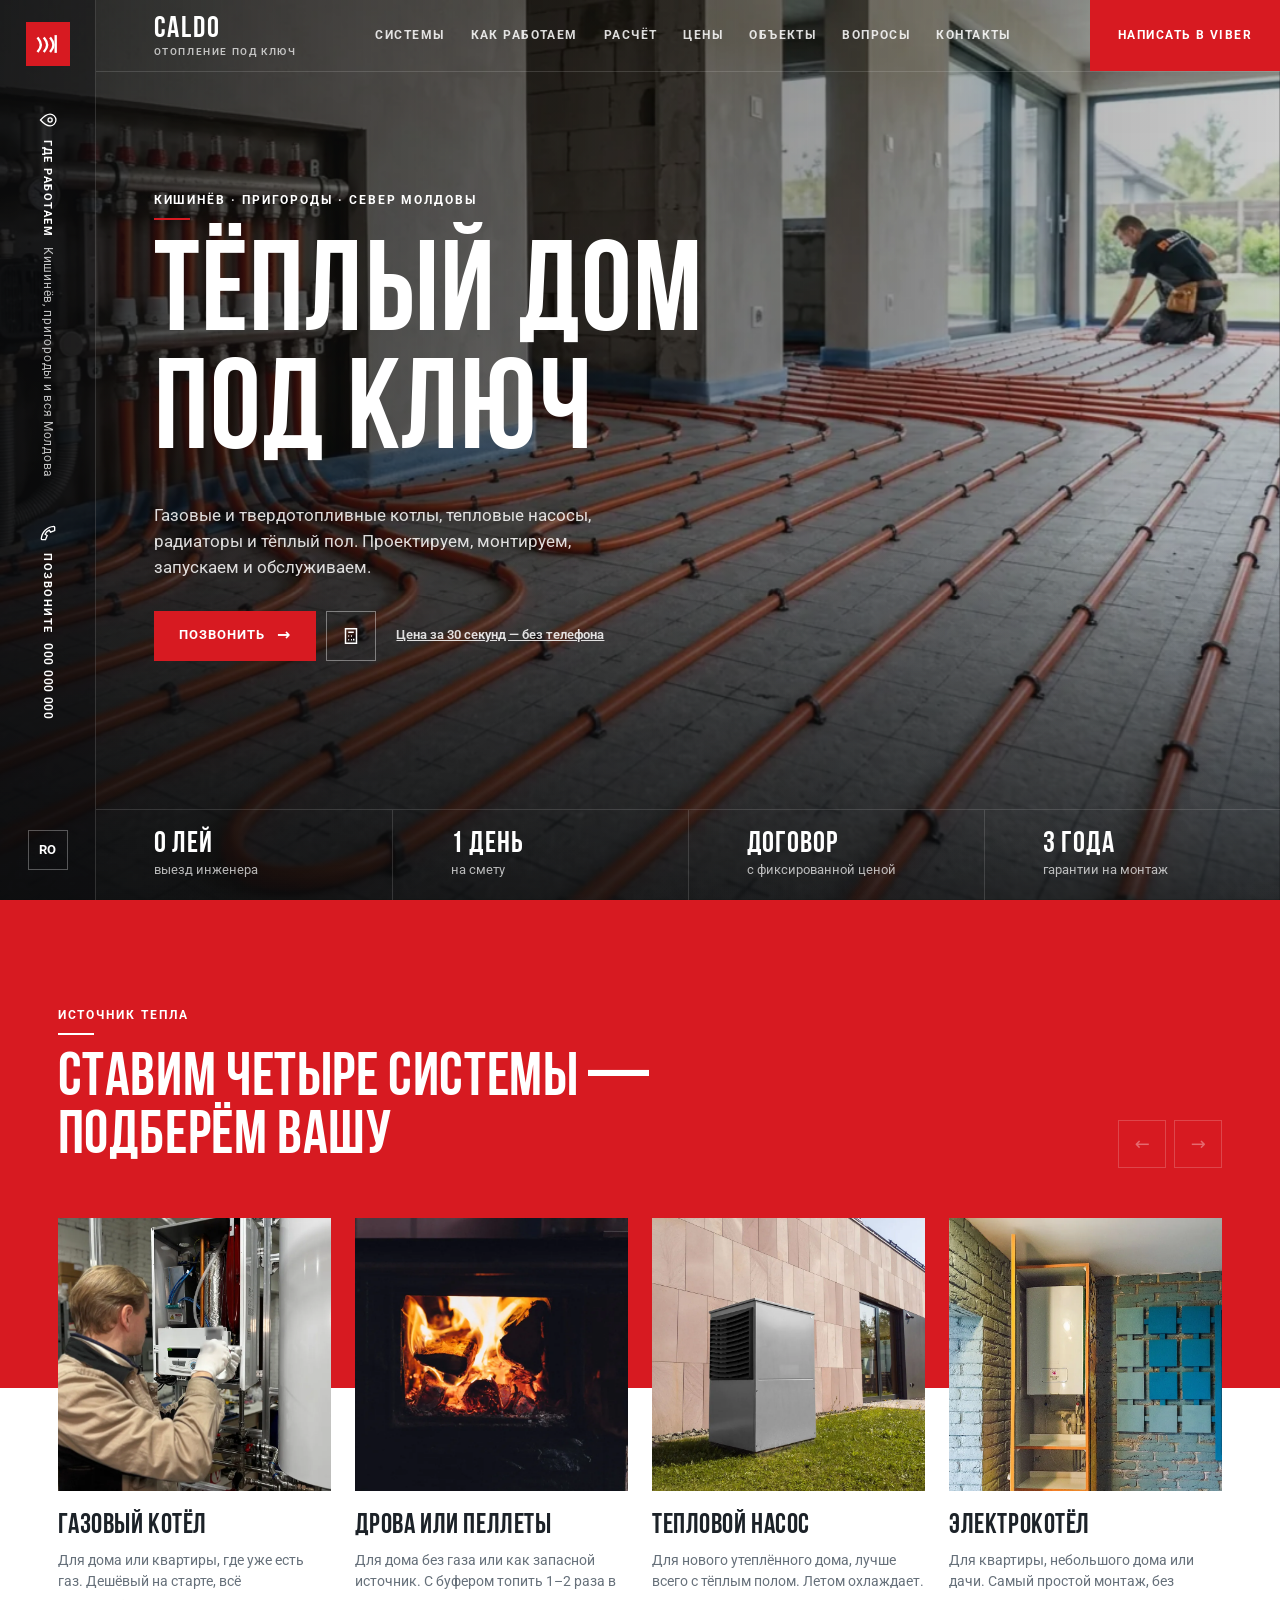
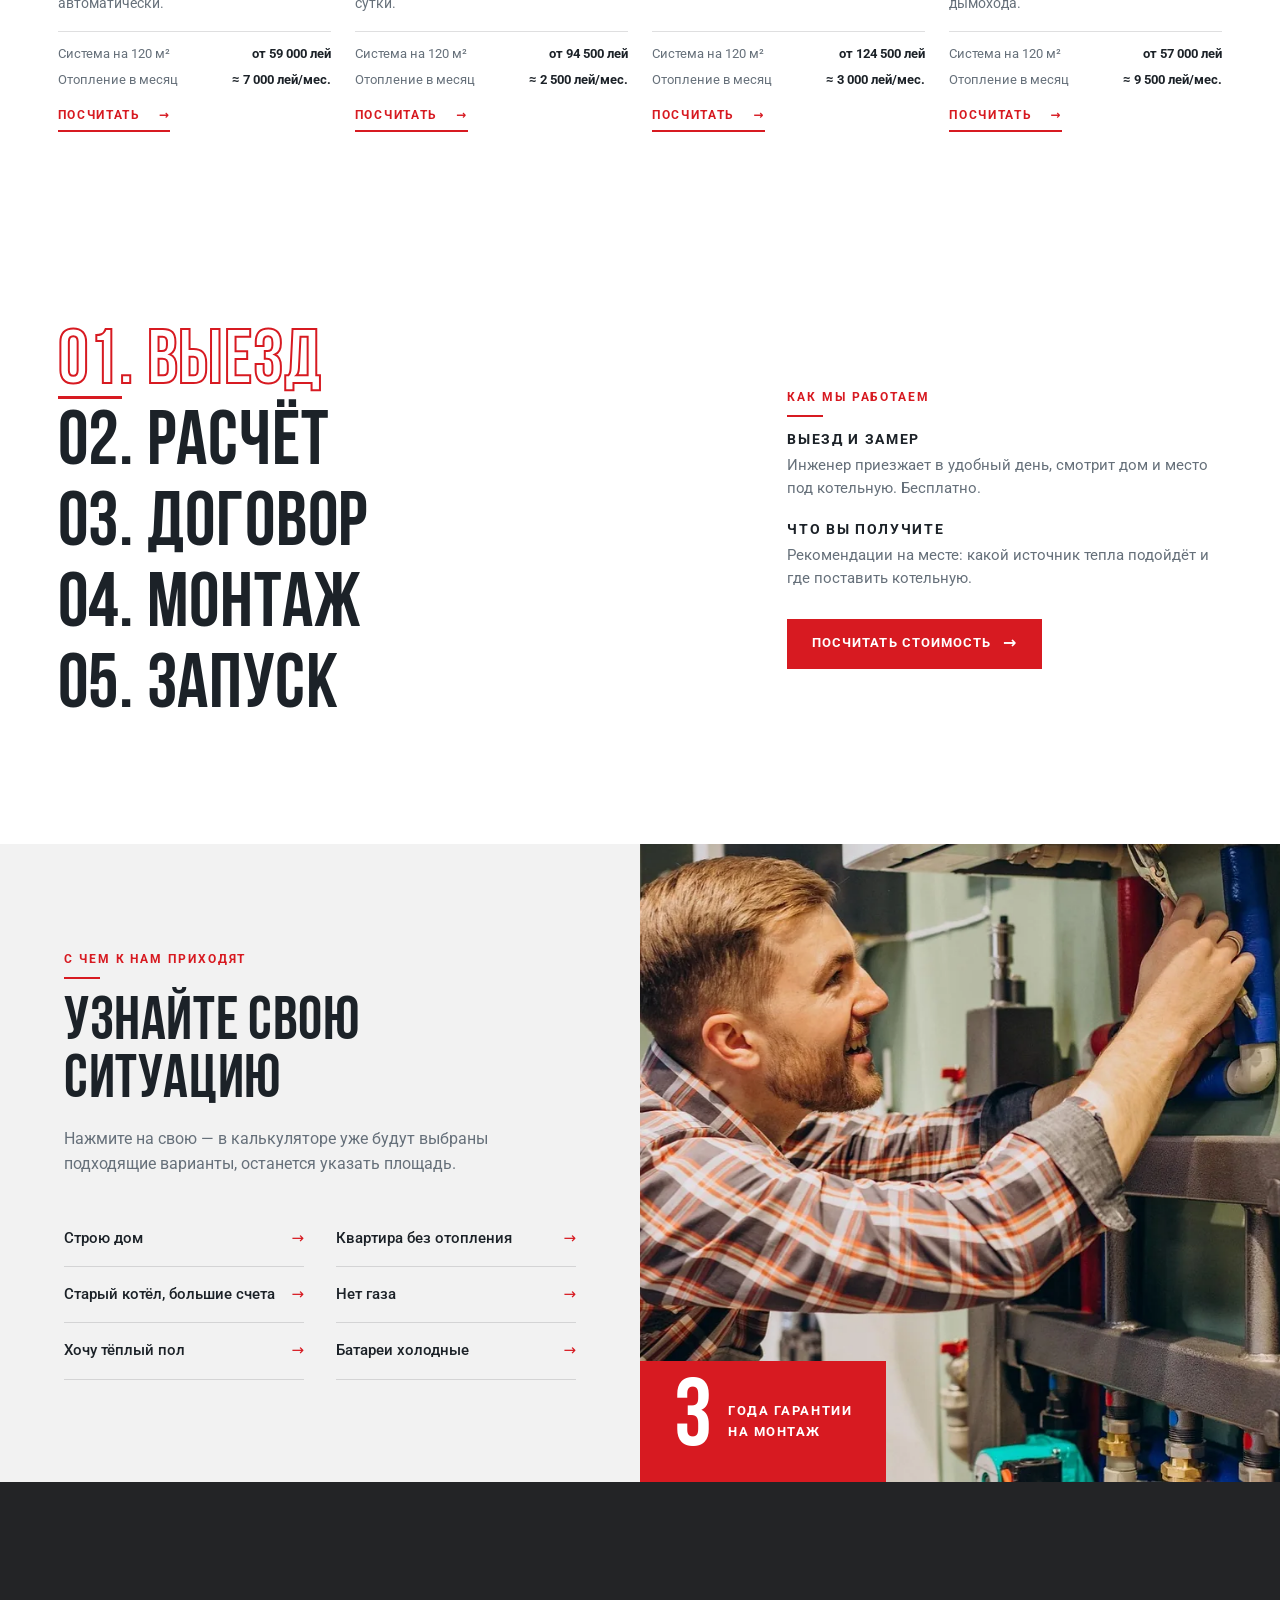
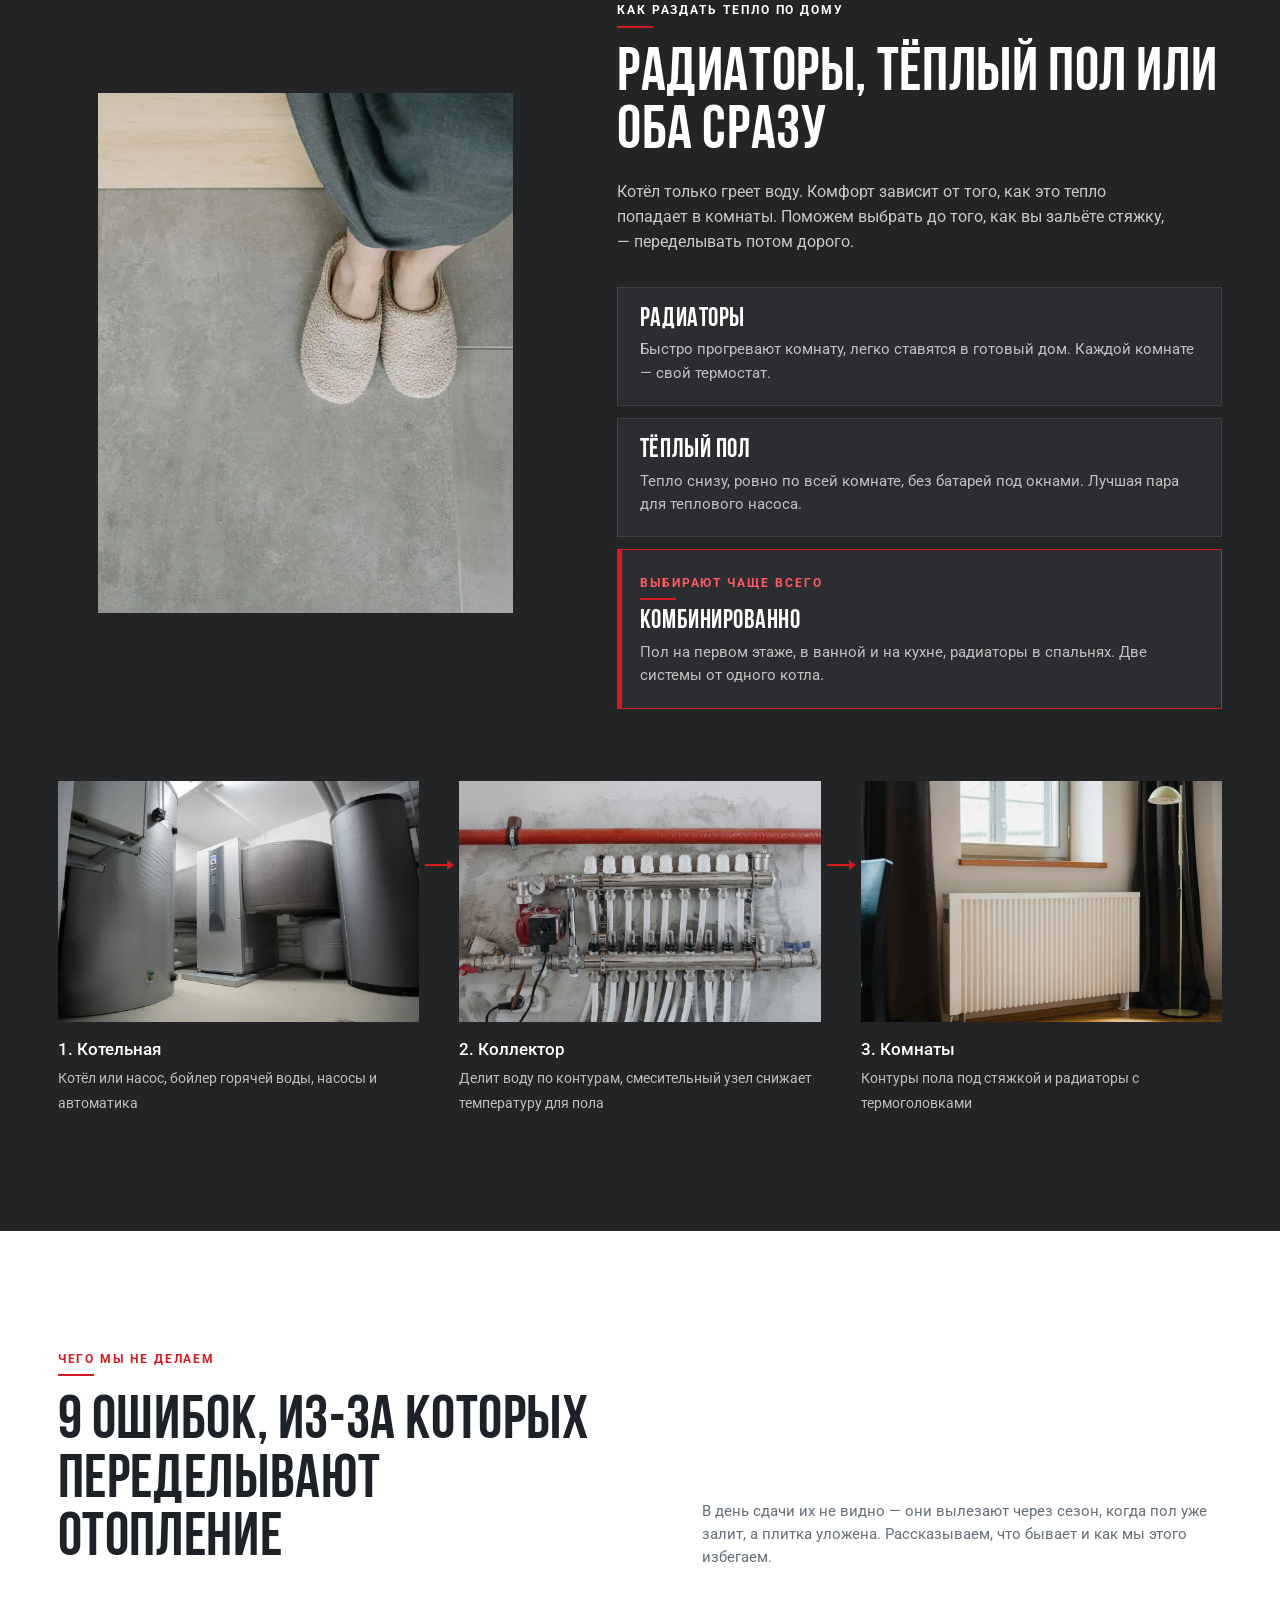
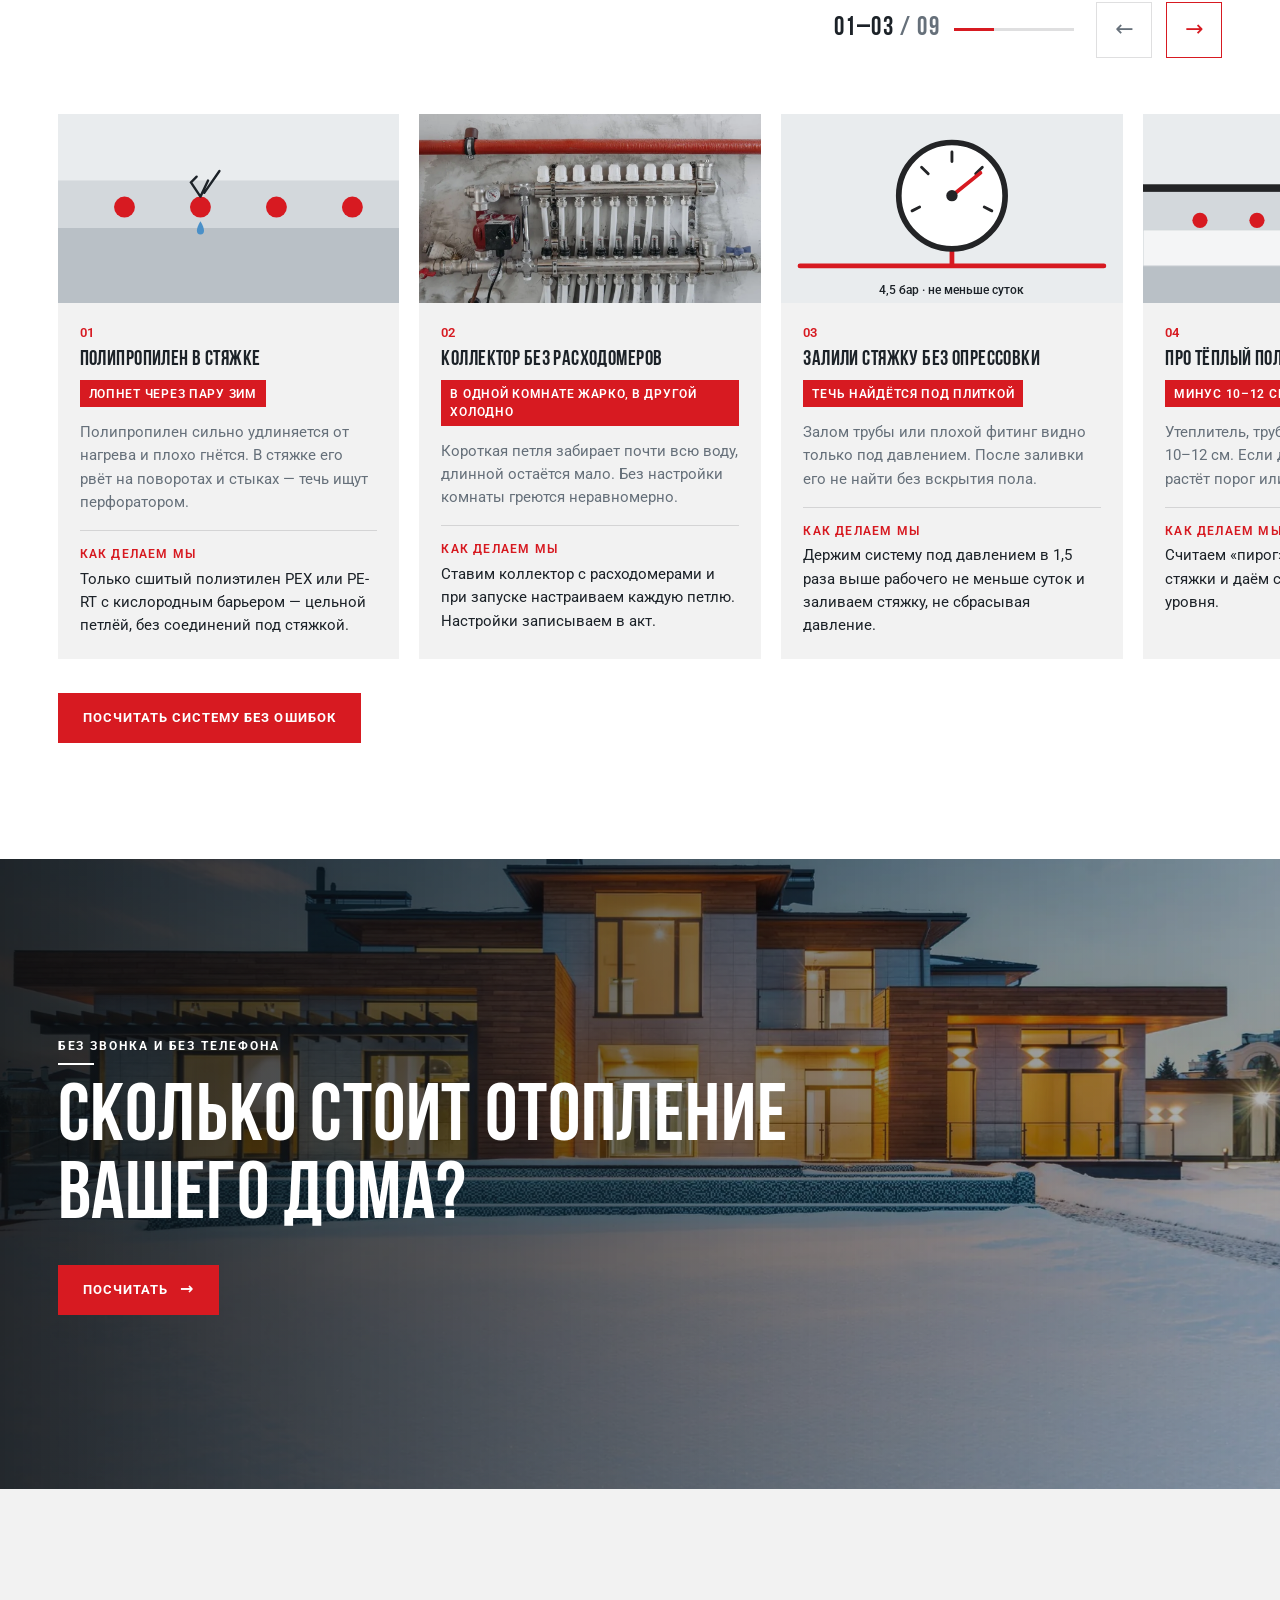
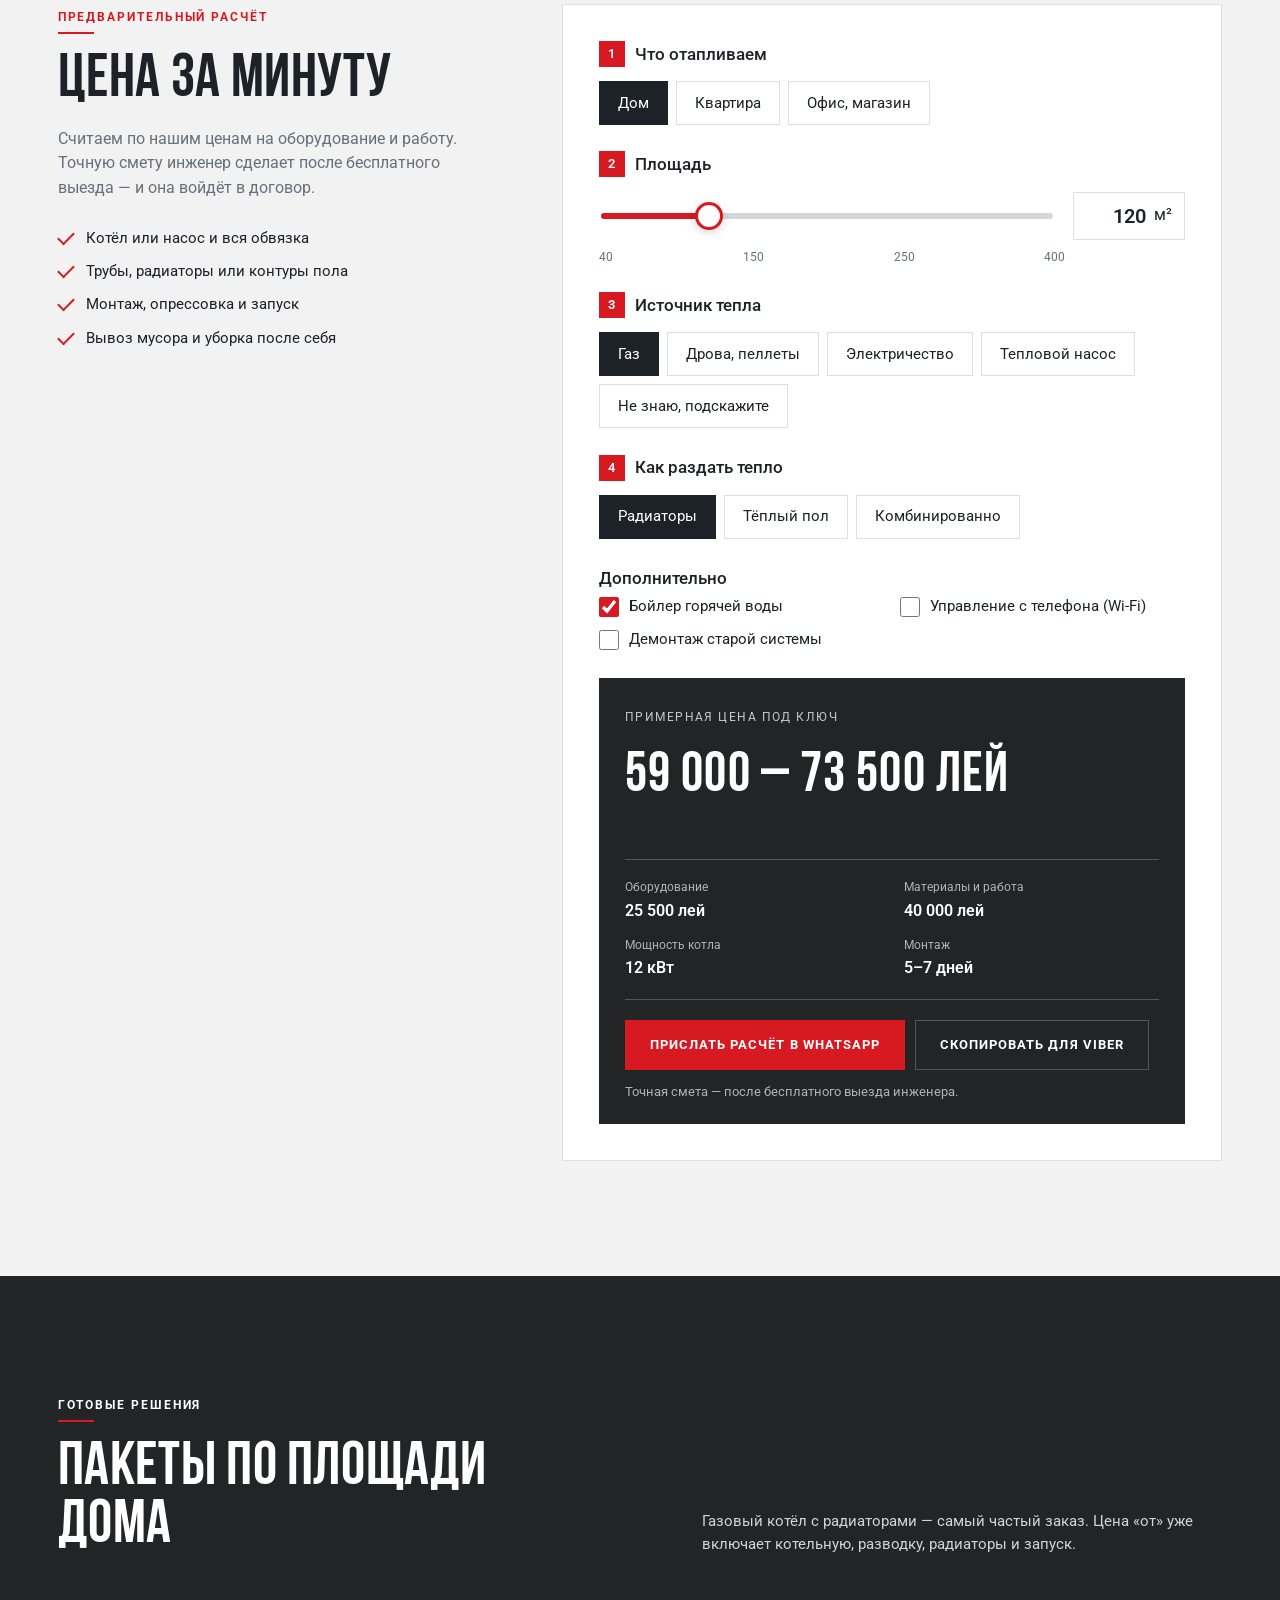
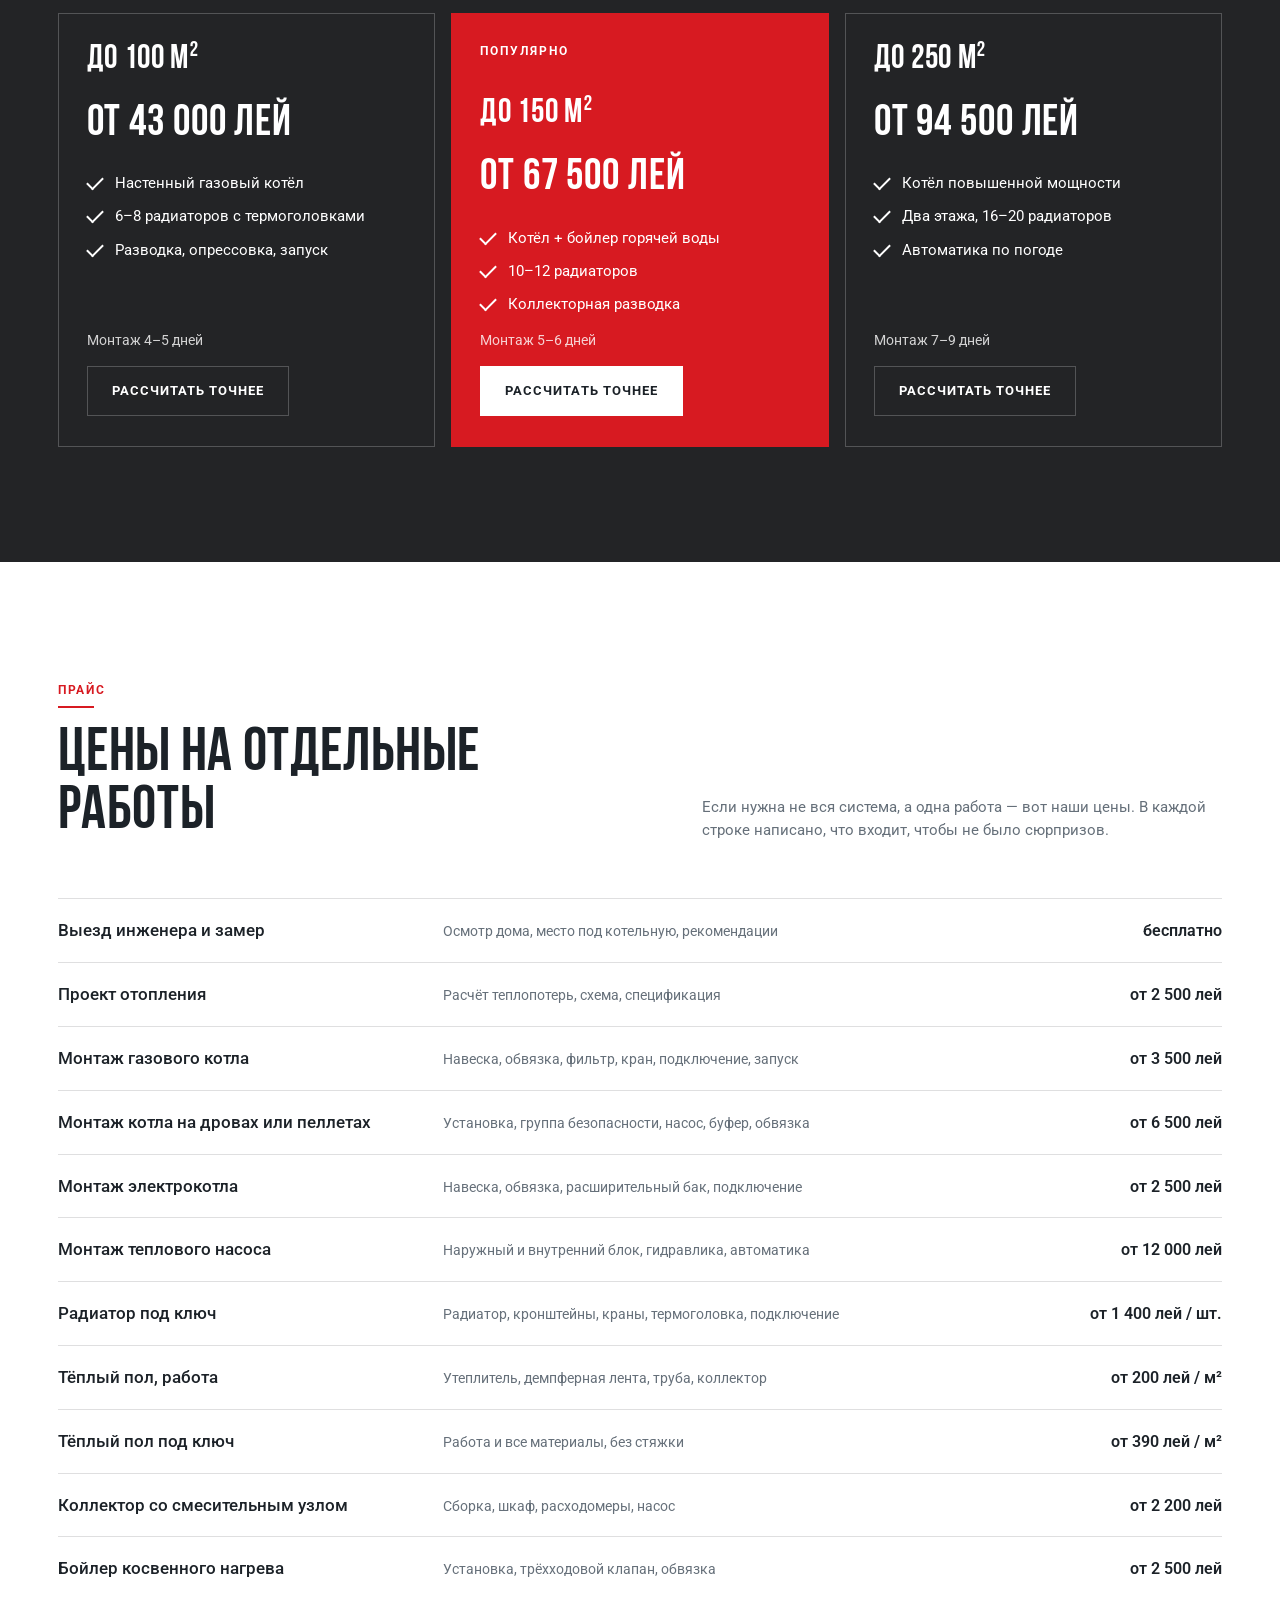
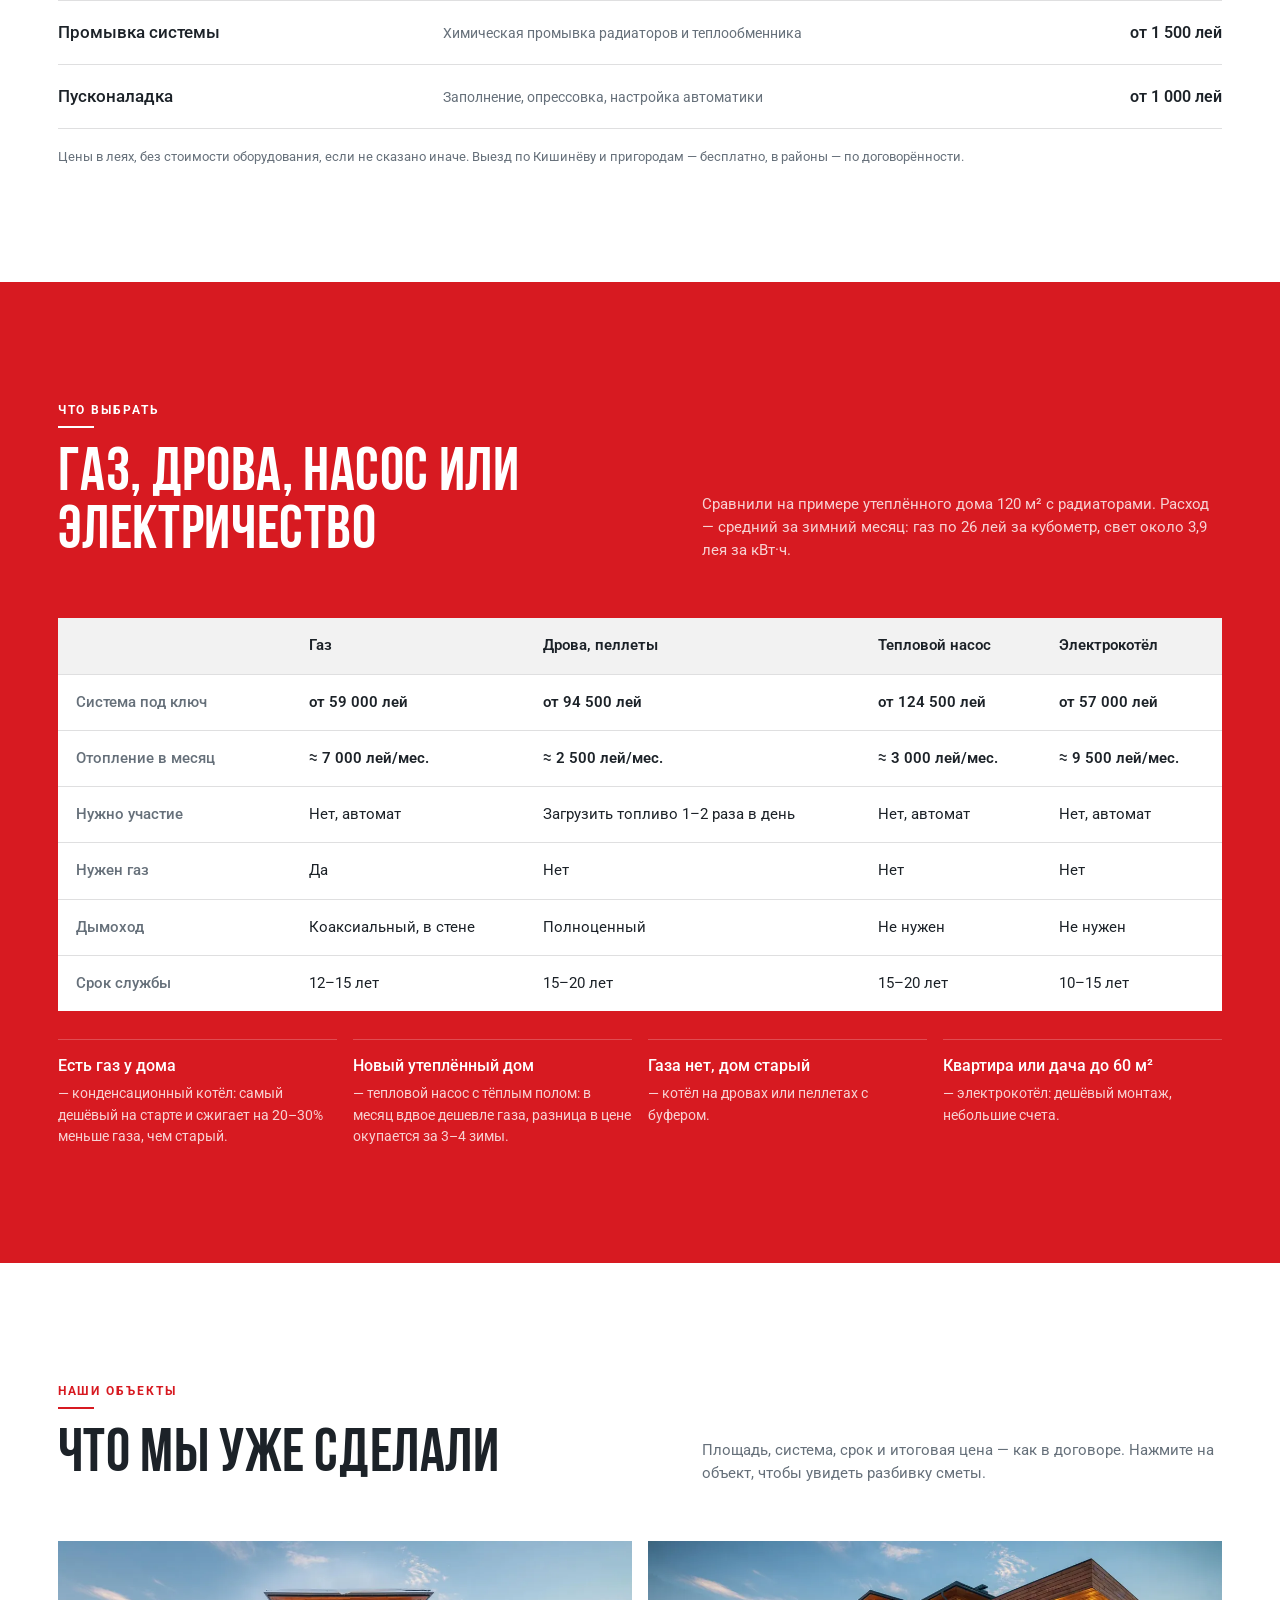
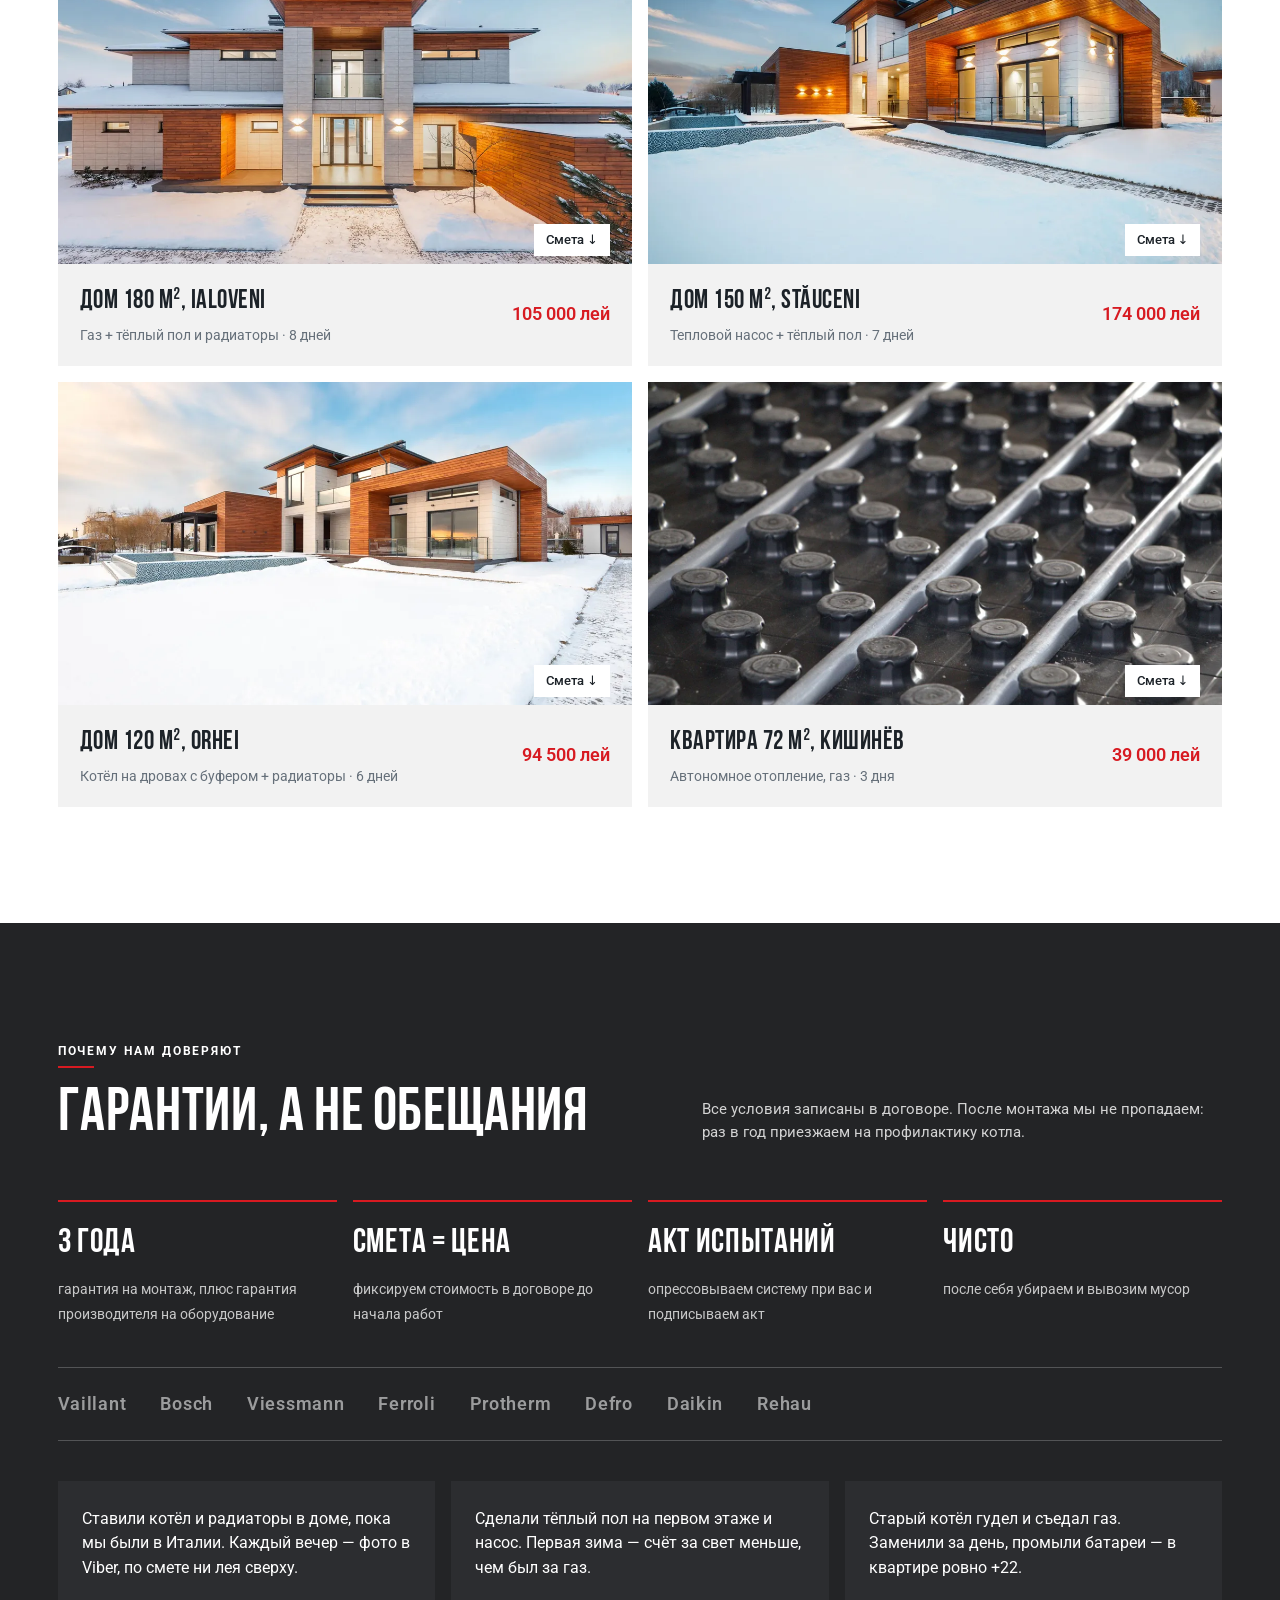
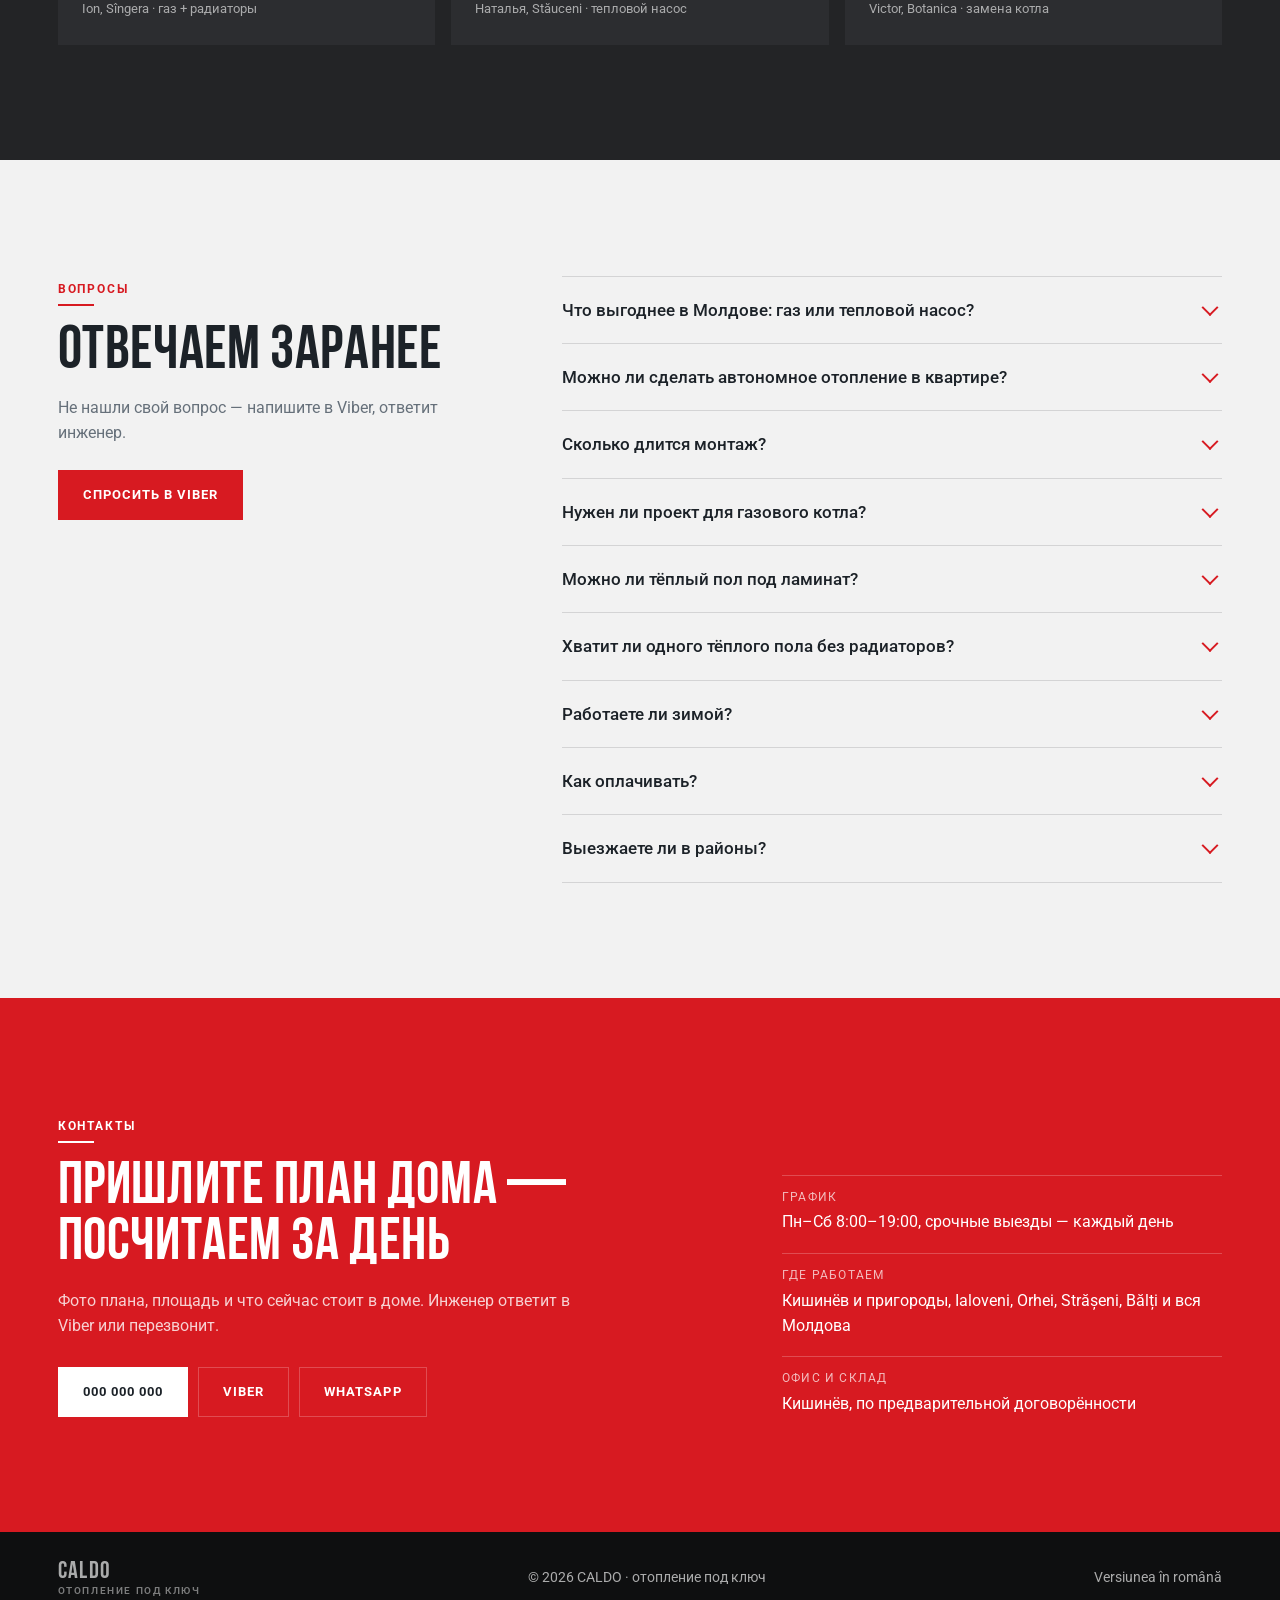
<file: index.html>
<!doctype html>
<html lang="ru">
<head>
<meta charset="utf-8">
<meta name="viewport" content="width=device-width, initial-scale=1">
<title>CALDO — отопление дома под ключ в Кишинёве и по Молдове</title>
<meta name="description" content="Газовые и твердотопливные котлы, тепловые насосы, радиаторы и тёплый пол. Примерная цена за минуту без звонка, договор с фиксированной сметой, гарантия на монтаж 3 года.">
<meta property="og:type" content="website">
<meta property="og:locale" content="ru_RU">
<meta property="og:site_name" content="CALDO">
<meta property="og:title" content="CALDO — отопление дома под ключ в Кишинёве и по Молдове">
<meta property="og:description" content="Газовые и твердотопливные котлы, тепловые насосы, радиаторы и тёплый пол. Примерная цена за минуту без звонка, договор с фиксированной сметой, гарантия на монтаж 3 года.">
<meta property="og:url" content="https://webonix-md.github.io/caldo-v2/">
<meta property="og:image" content="https://webonix-md.github.io/caldo-v2/img/og/og-square-ru.jpg">
<meta property="og:image:width" content="1200">
<meta property="og:image:height" content="1200">
<meta name="twitter:card" content="summary_large_image">
<link rel="preload" href="fonts/BebasNeue-Bold.woff2" as="font" type="font/woff2" crossorigin>
<link rel="preload" href="fonts/Roboto-Regular.woff2" as="font" type="font/woff2" crossorigin>
<link rel="preload" href="img/hero-pol.webp" as="image">
<link rel="alternate" hreflang="ro" href="ro.html">
<link rel="stylesheet" href="style.css?v=8">
</head>
<body>

<!-- Боковая колонка (десктоп) -->
<aside class="side" aria-label="Контакты">
  <a class="side__logo" href="#hero" aria-label="CALDO — на главную">
    <svg viewBox="0 0 40 40" aria-hidden="true"><path d="M6 30c5-6 5-12 0-18M15 30c5-6 5-12 0-18M24 30c5-6 5-12 0-18" fill="none" stroke="currentColor" stroke-width="3.4" stroke-linecap="square"/><path d="M31 9v22" stroke="currentColor" stroke-width="3.4" stroke-linecap="square"/></svg>
  </a>
  <div class="side__item">
    <svg viewBox="0 0 24 24" aria-hidden="true"><path d="M12 21s-7-6.2-7-11.5a7 7 0 0 1 14 0C19 14.8 12 21 12 21z"/><circle cx="12" cy="9.5" r="2.5"/></svg>
    <b>Где работаем</b><span>Кишинёв, пригороды и вся Молдова</span>
  </div>
  <div class="side__item">
    <svg viewBox="0 0 24 24" aria-hidden="true"><path d="M5 4h4l2 5-2.5 1.5a11 11 0 0 0 5 5L15 13l5 2v4a1 1 0 0 1-1 1A16 16 0 0 1 4 5a1 1 0 0 1 1-1z"/></svg>
    <b>Позвоните</b><a href="tel:+37300000000">000 000 000</a>
  </div>
  <a class="side__lang" href="ro.html" hreflang="ro">RO</a>
</aside>

<header class="top" id="top">
  <a class="logo" href="#hero"><span>CALDO</span><small>отопление под ключ</small></a>
  <nav class="nav" id="nav">
    <a href="#systems">Системы</a>
    <a href="#steps">Как работаем</a>
    <a href="#calc">Расчёт</a>
    <a href="#price">Цены</a>
    <a href="#works">Объекты</a>
    <a href="#faq">Вопросы</a>
    <a href="#contacts">Контакты</a>
  </nav>
  <a class="top__cta" href="viber://chat?number=%2B37300000000">Написать в Viber</a>
  <button class="burger" id="burger" aria-label="Меню" aria-expanded="false"><span></span><span></span><span></span></button>
</header>

<main>

<!-- 1. Первый экран -->
<section class="hero" id="hero">
  <img class="hero__img" src="img/hero-pol.webp" alt="Мастер укладывает трубы водяного тёплого пола от коллектора" width="1376" height="768">
  <div class="hero__in">
    <span class="kick">Кишинёв · пригороды · север Молдовы</span>
    <h1>Тёплый дом<br>под ключ</h1>
    <p>Газовые и твердотопливные котлы, тепловые насосы, радиаторы и тёплый пол. Проектируем, монтируем, запускаем и обслуживаем.</p>
    <div class="hero__btns">
      <a class="btn btn--red" href="tel:+37300000000">Позвонить <i aria-hidden="true">→</i></a>
      <a class="btn-sq" href="#calc" aria-label="Узнать примерную цену"><svg viewBox="0 0 24 24" aria-hidden="true"><path d="M6 4h12v16H6zM9 8h6M9 12h1M12 12h1M15 12h0M9 16h1M12 16h1M15 15v2"/></svg></a>
      <a class="hero__calc" href="#calc">Цена за 30 секунд — без телефона</a>
    </div>
  </div>
  <ul class="hero__facts">
    <li><b>0 лей</b>выезд инженера</li>
    <li><b>1 день</b>на смету</li>
    <li><b>Договор</b>с фиксированной ценой</li>
    <li><b>3 года</b>гарантии на монтаж</li>
  </ul>
</section>

<!-- 2. Системы: красная полоса, карточки заходят на белое -->
<section class="sys2" id="systems">
  <div class="sys2__band">
    <div class="wrap sys2__head">
      <div>
        <span class="kick kick--light">Источник тепла</span>
        <h2>Ставим четыре системы — подберём вашу</h2>
      </div>
      <div class="arrows">
        <button class="arr" data-strip="sysStrip" data-dir="-1" aria-label="Назад">←</button>
        <button class="arr" data-strip="sysStrip" data-dir="1" aria-label="Вперёд">→</button>
      </div>
    </div>
  </div>
  <div class="wrap">
    <div class="strip" id="sysStrip">
      <article class="scard">
        <img src="img/sys-gas.webp" alt="Мастер настраивает настенный газовый котёл" loading="lazy" width="1200" height="900">
        <h3>Газовый котёл</h3>
        <p>Для дома или квартиры, где уже есть газ. Дешёвый на старте, всё автоматически.</p>
        <dl><div><dt>Система на 120 м²</dt><dd data-sys="gas">—</dd></div><div><dt>Отопление в месяц</dt><dd data-run="gas">—</dd></div></dl>
        <button class="more" data-pick='{"src":"gas"}'>Посчитать <i aria-hidden="true">→</i></button>
      </article>
      <article class="scard">
        <img src="img/sys-solid.webp" alt="Горящие дрова в топке" loading="lazy" width="1200" height="800">
        <h3>Дрова или пеллеты</h3>
        <p>Для дома без газа или как запасной источник. С буфером топить 1–2 раза в сутки.</p>
        <dl><div><dt>Система на 120 м²</dt><dd data-sys="solid">—</dd></div><div><dt>Отопление в месяц</dt><dd data-run="solid">—</dd></div></dl>
        <button class="more" data-pick='{"src":"solid"}'>Посчитать <i aria-hidden="true">→</i></button>
      </article>
      <article class="scard">
        <img src="img/sys-pump.webp" alt="Наружный блок теплового насоса у современного дома" loading="lazy" width="1200" height="902">
        <h3>Тепловой насос</h3>
        <p>Для нового утеплённого дома, лучше всего с тёплым полом. Летом охлаждает.</p>
        <dl><div><dt>Система на 120 м²</dt><dd data-sys="pump">—</dd></div><div><dt>Отопление в месяц</dt><dd data-run="pump">—</dd></div></dl>
        <button class="more" data-pick='{"src":"pump"}'>Посчитать <i aria-hidden="true">→</i></button>
      </article>
      <article class="scard">
        <img src="img/sys-electric.webp" alt="Настенный электрический котёл в шкафу" loading="lazy" width="1200" height="900">
        <h3>Электрокотёл</h3>
        <p>Для квартиры, небольшого дома или дачи. Самый простой монтаж, без дымохода.</p>
        <dl><div><dt>Система на 120 м²</dt><dd data-sys="el">—</dd></div><div><dt>Отопление в месяц</dt><dd data-run="el">—</dd></div></dl>
        <button class="more" data-pick='{"src":"el"}'>Посчитать <i aria-hidden="true">→</i></button>
      </article>
    </div>
  </div>
</section>

<!-- 3. Шаги: большой нумерованный список -->
<section class="steps2" id="steps">
  <div class="wrap steps2__in">
    <ol class="steps2__list" role="tablist" aria-label="Как мы работаем">
      <li><button role="tab" aria-selected="true" aria-controls="st1" class="on">01. Выезд</button></li>
      <li><button role="tab" aria-selected="false" aria-controls="st2">02. Расчёт</button></li>
      <li><button role="tab" aria-selected="false" aria-controls="st3">03. Договор</button></li>
      <li><button role="tab" aria-selected="false" aria-controls="st4">04. Монтаж</button></li>
      <li><button role="tab" aria-selected="false" aria-controls="st5">05. Запуск</button></li>
    </ol>
    <div class="steps2__panels">
      <span class="kick">Как мы работаем</span>
      <div class="steps2__panel" id="st1" role="tabpanel"><h3>Выезд и замер</h3><p>Инженер приезжает в удобный день, смотрит дом и место под котельную. Бесплатно.</p><h3>Что вы получите</h3><p>Рекомендации на месте: какой источник тепла подойдёт и где поставить котельную.</p></div>
      <div class="steps2__panel" id="st2" role="tabpanel" hidden><h3>Расчёт и проект</h3><p>Считаем теплопотери, подбираем мощность котла и число радиаторов.</p><h3>Зачем это нужно</h3><p>Котёл «на глаз» либо не справится в мороз, либо будет работать впустую и быстрее изнашиваться.</p></div>
      <div class="steps2__panel" id="st3" role="tabpanel" hidden><h3>Смета и договор</h3><p>Цена фиксируется в договоре и не растёт во время работы.</p><h3>Оплата по этапам</h3><p>Аванс на оборудование, затем за монтаж по факту — без 100% предоплаты.</p></div>
      <div class="steps2__panel" id="st4" role="tabpanel" hidden><h3>Монтаж</h3><p>Каждый день присылаем фото в Viber — удобно, если вы не на месте.</p><h3>Порядок на объекте</h3><p>Убираем за собой и вывозим мусор, перед стяжкой делаем опрессовку при вас.</p></div>
      <div class="steps2__panel" id="st5" role="tabpanel" hidden><h3>Запуск и гарантия</h3><p>Опрессовка, настройка, обучение и гарантийный сертификат на 3 года.</p><h3>После запуска</h3><p>Раз в год приезжаем на профилактику котла — система служит дольше.</p></div>
      <a class="btn btn--red" href="#calc">Посчитать стоимость <i aria-hidden="true">→</i></a>
    </div>
  </div>
</section>

<!-- 4. С чем приходят: список + фото со счётчиком -->
<section class="comp" id="situations">
  <div class="comp__text">
    <span class="kick">С чем к нам приходят</span>
    <h2>Узнайте свою ситуацию</h2>
    <p>Нажмите на свою — в калькуляторе уже будут выбраны подходящие варианты, останется указать площадь.</p>
    <ul class="comp__list">
      <li><button data-pick='{"obj":"house","src":"gas","dist":"combo"}'>Строю дом <i aria-hidden="true">→</i></button></li>
      <li><button data-pick='{"obj":"flat","src":"gas","dist":"rad"}'>Квартира без отопления <i aria-hidden="true">→</i></button></li>
      <li><button data-pick='{"obj":"house","src":"gas","dist":"rad"}'>Старый котёл, большие счета <i aria-hidden="true">→</i></button></li>
      <li><button data-pick='{"obj":"house","src":"solid","dist":"rad"}'>Нет газа <i aria-hidden="true">→</i></button></li>
      <li><button data-pick='{"obj":"house","src":"gas","dist":"floor"}'>Хочу тёплый пол <i aria-hidden="true">→</i></button></li>
      <li><button data-pick='{"obj":"house","src":"gas","dist":"rad"}'>Батареи холодные <i aria-hidden="true">→</i></button></li>
    </ul>
  </div>
  <figure class="comp__pic">
    <img src="img/band-master.webp" alt="Мастер настраивает коллектор отопления в котельной" loading="lazy" width="1280" height="853">
    <figcaption><b>3</b><span>года гарантии<br>на монтаж</span></figcaption>
  </figure>
</section>

<section class="sec sec--dark" id="heat">
  <div class="wrap">
    <div class="split">
      <figure class="split__img">
        <img src="img/floor-tile.webp" alt="Ноги в домашних тапочках на тёплой плитке" loading="lazy" width="1100" height="733">
      </figure>
      <div class="split__text">
        <span class="tag">Как раздать тепло по дому</span>
        <h2>Радиаторы, тёплый пол или оба сразу</h2>
        <p>Котёл только греет воду. Комфорт зависит от того, как это тепло попадает в комнаты. Поможем выбрать до того, как вы зальёте стяжку, — переделывать потом дорого.</p>
        <div class="opt">
          <div class="opt__item">
            <h3>Радиаторы</h3>
            <p>Быстро прогревают комнату, легко ставятся в готовый дом. Каждой комнате — свой термостат.</p>
          </div>
          <div class="opt__item">
            <h3>Тёплый пол</h3>
            <p>Тепло снизу, ровно по всей комнате, без батарей под окнами. Лучшая пара для теплового насоса.</p>
          </div>
          <div class="opt__item opt__item--hot">
            <span class="tag tag--red">Выбирают чаще всего</span>
            <h3>Комбинированно</h3>
            <p>Пол на первом этаже, в ванной и на кухне, радиаторы в спальнях. Две системы от одного котла.</p>
          </div>
        </div>
      </div>
    </div>
    <div class="scheme" aria-label="Схема: котёл, коллектор, контуры тёплого пола и радиаторы">
      <div class="scheme__step"><img src="img/sys-pump-room.webp" alt="Котельная с баками и внутренним блоком" loading="lazy" width="1100" height="733"><b>1. Котельная</b><span>Котёл или насос, бойлер горячей воды, насосы и автоматика</span></div>
      <div class="scheme__arrow" aria-hidden="true"></div>
      <div class="scheme__step"><img src="img/collector-1.webp" alt="Коллектор тёплого пола с расходомерами" loading="lazy" width="1100" height="734"><b>2. Коллектор</b><span>Делит воду по контурам, смесительный узел снижает температуру для пола</span></div>
      <div class="scheme__arrow" aria-hidden="true"></div>
      <div class="scheme__step"><img src="img/rad-room.webp" alt="Белый панельный радиатор под окном" loading="lazy" width="1100" height="732"><b>3. Комнаты</b><span>Контуры пола под стяжкой и радиаторы с термоголовками</span></div>
    </div>
  </div>
</section>

<section class="sec sec--white" id="mistakes">
  <div class="wrap">
    <div class="head2">
      <div>
        <span class="tag">Чего мы не делаем</span>
        <h2>9 ошибок, из-за которых переделывают отопление</h2>
      </div>
      <p>В день сдачи их не видно — они вылезают через сезон, когда пол уже залит, а плитка уложена. Рассказываем, что бывает и как мы этого избегаем.</p>
    </div>
    <div class="mis" id="mis" tabindex="0" aria-label="Ошибки монтажа, листается вбок">

      <article class="mis__card">
        <div class="mis__pic"><svg class="ill" viewBox="0 0 360 200" aria-hidden="true"><rect class="ill-slab" x="0" y="120" width="360" height="80"/><rect class="ill-screed" x="0" y="70" width="360" height="50"/><circle class="ill-pipe" cx="70" cy="98" r="11"/><circle class="ill-pipe" cx="150" cy="98" r="11"/><circle class="ill-pipe" cx="230" cy="98" r="11"/><circle class="ill-pipe" cx="310" cy="98" r="11"/><path class="ill-crack" d="M150 87 158 70M150 87 140 72 146 66M154 83 170 60"/><path class="ill-drop" d="M150 113c-5 8-5 14 0 14s5-6 0-14z"/></svg></div>
        <span class="mis__n">01</span>
        <h3>Полипропилен в стяжке</h3>
        <em class="mis__risk">Лопнет через пару зим</em>
        <p>Полипропилен сильно удлиняется от нагрева и плохо гнётся. В стяжке его рвёт на поворотах и стыках — течь ищут перфоратором.</p>
        <p class="mis__ok"><b>Как делаем мы</b>Только сшитый полиэтилен PEX или PE-RT с кислородным барьером — цельной петлёй, без соединений под стяжкой.</p>
      </article>

      <article class="mis__card">
        <div class="mis__pic"><img src="img/collector-1.webp" alt="Коллектор тёплого пола с расходомерами на каждом контуре" loading="lazy" width="1100" height="734"></div>
        <span class="mis__n">02</span>
        <h3>Коллектор без расходомеров</h3>
        <em class="mis__risk">В одной комнате жарко, в другой холодно</em>
        <p>Короткая петля забирает почти всю воду, длинной остаётся мало. Без настройки комнаты греются неравномерно.</p>
        <p class="mis__ok"><b>Как делаем мы</b>Ставим коллектор с расходомерами и при запуске настраиваем каждую петлю. Настройки записываем в акт.</p>
      </article>

      <article class="mis__card">
        <div class="mis__pic"><svg class="ill" viewBox="0 0 360 200" aria-hidden="true"><path class="ill-pipe-l" d="M20 160h320M180 160v-16"/><circle class="ill-gauge" cx="180" cy="86" r="56"/><path class="ill-tick" d="M138 102l8-4M180 40v10M222 102l-8-4M148 56l7 7M212 56l-7 7"/><path class="ill-needle" d="M180 86 210 62"/><circle class="ill-hub" cx="180" cy="86" r="6"/><text class="ill-txt" x="180" y="190" text-anchor="middle">4,5 бар · не меньше суток</text></svg></div>
        <span class="mis__n">03</span>
        <h3>Залили стяжку без опрессовки</h3>
        <em class="mis__risk">Течь найдётся под плиткой</em>
        <p>Залом трубы или плохой фитинг видно только под давлением. После заливки его не найти без вскрытия пола.</p>
        <p class="mis__ok"><b>Как делаем мы</b>Держим систему под давлением в 1,5 раза выше рабочего не меньше суток и заливаем стяжку, не сбрасывая давление.</p>
      </article>

      <article class="mis__card">
        <div class="mis__pic"><svg class="ill" viewBox="0 0 360 200" aria-hidden="true"><rect class="ill-slab" x="0" y="160" width="360" height="40"/><rect class="ill-ins" x="0" y="122" width="360" height="38"/><rect class="ill-screed" x="0" y="82" width="360" height="40"/><circle class="ill-pipe" cx="60" cy="112" r="8"/><circle class="ill-pipe" cx="120" cy="112" r="8"/><circle class="ill-pipe" cx="180" cy="112" r="8"/><rect class="ill-tile" x="0" y="74" width="250" height="8"/><path class="ill-door" d="M262 20v54h80V20"/><path class="ill-dim" d="M300 82v78M294 82h12M294 160h12"/><text class="ill-txt" x="292" y="126" text-anchor="end">10–12 см</text></svg></div>
        <span class="mis__n">04</span>
        <h3>Про тёплый пол вспомнили поздно</h3>
        <em class="mis__risk">Минус 10–12 см высоты</em>
        <p>Утеплитель, труба и стяжка занимают 10–12 см. Если двери и окна уже стоят — растёт порог или пол отменяется.</p>
        <p class="mis__ok"><b>Как делаем мы</b>Считаем «пирог» пола до черновой стяжки и даём строителям отметки уровня.</p>
      </article>

      <article class="mis__card">
        <div class="mis__pic"><img src="img/hero-floor.webp" alt="Трубы тёплого пола на теплоизоляционных матах" loading="lazy" width="1280" height="855"></div>
        <span class="mis__n">05</span>
        <h3>Подложка вместо утеплителя</h3>
        <em class="mis__risk">Счета выше на 30–50%</em>
        <p>Тонкая фольгированная подложка тепло не держит — оно уходит в плиту перекрытия и в грунт.</p>
        <p class="mis__ok"><b>Как делаем мы</b>Под трубу — от 50 мм пенополистирола в квартире и от 100 мм в доме на грунте.</p>
      </article>

      <article class="mis__card">
        <div class="mis__pic"><svg class="ill" viewBox="0 0 360 200" aria-hidden="true"><rect class="ill-cold" x="10" y="20" width="160" height="160" rx="6"/><path class="ill-pipe-s" d="M30 40h120v40H30v40h120v40H30"/><rect class="ill-warm" x="190" y="20" width="160" height="160" rx="6"/><path class="ill-pipe-s" d="M210 36h120v18H210v18h120v18H210v18h120v18H210v18h120v18H210"/><text class="ill-txt" x="90" y="196" text-anchor="middle">шаг 30 см</text><text class="ill-txt" x="270" y="196" text-anchor="middle">шаг 15 см</text></svg></div>
        <span class="mis__n">06</span>
        <h3>Слишком большой шаг укладки</h3>
        <em class="mis__risk">Пол «полосами»</em>
        <p>При шаге 30 см между трубами остаются холодные полосы — босиком это сразу чувствуется.</p>
        <p class="mis__ok"><b>Как делаем мы</b>Шаг 10–15 см у окон и наружных стен, 15–20 см в середине комнаты — по расчёту теплопотерь.</p>
      </article>

      <article class="mis__card">
        <div class="mis__pic"><svg class="ill" viewBox="0 0 360 200" aria-hidden="true"><rect class="ill-room" x="10" y="20" width="160" height="160" rx="6"/><path class="ill-pipe-s" d="M30 180V40h120v120H50V60h80v80H70V80h40v40H90"/><rect class="ill-room" x="190" y="20" width="160" height="160" rx="6"/><path class="ill-pipe-s" d="M205 180V40h40v120M262 180V40h40v120M318 180V40h20v120"/><text class="ill-txt" x="90" y="196" text-anchor="middle">1 петля 160 м</text><text class="ill-txt" x="270" y="196" text-anchor="middle">3 петли по 60 м</text></svg></div>
        <span class="mis__n">07</span>
        <h3>Одна петля на большую комнату</h3>
        <em class="mis__risk">Дальний угол холодный</em>
        <p>У длинной петли большое сопротивление: насос её не продавливает, вода остывает задолго до конца.</p>
        <p class="mis__ok"><b>Как делаем мы</b>Петля не длиннее 80–90 м для трубы 16 мм. Большую комнату делим на 2–3 контура.</p>
      </article>

      <article class="mis__card">
        <div class="mis__pic"><img src="img/step-plan.webp" alt="План дома, уровень и каска на столе" loading="lazy" width="1100" height="734"></div>
        <span class="mis__n">08</span>
        <h3>Котёл «с запасом» на глаз</h3>
        <em class="mis__risk">Котёл быстрее изнашивается</em>
        <p>Слишком мощный котёл постоянно включается и выключается: КПД падает, детали изнашиваются, газа уходит больше.</p>
        <p class="mis__ok"><b>Как делаем мы</b>Подбираем мощность по расчёту теплопотерь дома — с учётом стен, окон и утепления, а не только площади.</p>
      </article>

      <article class="mis__card">
        <div class="mis__pic"><img src="img/collector-3.webp" alt="Коллектор со смесительным узлом и насосом" loading="lazy" width="1100" height="825"></div>
        <span class="mis__n">09</span>
        <h3>Пол подключён прямо к котлу</h3>
        <em class="mis__risk">Перегрев и трещины в стяжке</em>
        <p>Котёл даёт 60–80 °C, а полу нужно 35–45 °C. Без смешивания пол обжигает, а стяжка трескается.</p>
        <p class="mis__ok"><b>Как делаем мы</b>Ставим на коллектор пола смесительный узел с термостатическим клапаном и своим насосом.</p>
      </article>

    </div>
    <div class="mis__nav">
      <button class="mis__btn" data-dir="-1" aria-label="Назад"><span aria-hidden="true">←</span></button>
      <button class="mis__btn" data-dir="1" aria-label="Вперёд"><span aria-hidden="true">→</span></button>
      <a class="btn btn--red" href="#calc">Посчитать систему без ошибок</a>
    </div>
  </div>
</section>

<!-- 5. Фото-полоса перед калькулятором -->
<section class="band2" id="band-calc">
  <img src="img/band-house.webp" alt="Современный дом зимним вечером, в окнах тёплый свет" loading="lazy" width="1920" height="1282">
  <div class="wrap band2__in">
    <span class="kick kick--light">Без звонка и без телефона</span>
    <h2>Сколько стоит отопление вашего дома?</h2>
    <a class="btn btn--red" href="#calc">Посчитать <i aria-hidden="true">→</i></a>
  </div>
</section>

<section class="sec sec--light" id="calc">
  <div class="wrap calc">
    <div class="calc__intro">
      <span class="tag">Предварительный расчёт</span>
      <h2>Цена за минуту</h2>
      <p>Считаем по нашим ценам на оборудование и работу. Точную смету инженер сделает после бесплатного выезда — и она войдёт в договор.</p>
      <ul class="check">
        <li>Котёл или насос и вся обвязка</li>
        <li>Трубы, радиаторы или контуры пола</li>
        <li>Монтаж, опрессовка и запуск</li>
        <li>Вывоз мусора и уборка после себя</li>
      </ul>
    </div>

    <form class="calc__box" id="calcForm" onsubmit="return false">
      <fieldset class="q">
        <legend><i>1</i>Что отапливаем</legend>
        <div class="chips" data-group="obj">
          <label><input type="radio" name="obj" value="house" checked><span>Дом</span></label>
          <label><input type="radio" name="obj" value="flat"><span>Квартира</span></label>
          <label><input type="radio" name="obj" value="biz"><span>Офис, магазин</span></label>
        </div>
      </fieldset>

      <fieldset class="q">
        <legend><i>2</i>Площадь</legend>
        <div class="area">
          <input type="range" id="area" min="40" max="400" step="5" value="120" aria-label="Площадь, м²">
          <label class="area__num"><input type="number" id="areaNum" min="20" max="1000" value="120" inputmode="numeric"><span>м²</span></label>
        </div>
        <div class="area__scale" aria-hidden="true"><span>40</span><span>150</span><span>250</span><span>400</span></div>
      </fieldset>

      <fieldset class="q">
        <legend><i>3</i>Источник тепла</legend>
        <div class="chips chips--4" data-group="src">
          <label><input type="radio" name="src" value="gas" checked><span>Газ</span></label>
          <label><input type="radio" name="src" value="solid"><span>Дрова, пеллеты</span></label>
          <label><input type="radio" name="src" value="el"><span>Электричество</span></label>
          <label><input type="radio" name="src" value="pump"><span>Тепловой насос</span></label>
          <label><input type="radio" name="src" value="unknown"><span>Не знаю, подскажите</span></label>
        </div>
      </fieldset>

      <fieldset class="q">
        <legend><i>4</i>Как раздать тепло</legend>
        <div class="chips" data-group="dist">
          <label><input type="radio" name="dist" value="rad" checked><span>Радиаторы</span></label>
          <label><input type="radio" name="dist" value="floor"><span>Тёплый пол</span></label>
          <label><input type="radio" name="dist" value="combo"><span>Комбинированно</span></label>
        </div>
      </fieldset>

      <fieldset class="q q--opts">
        <legend>Дополнительно</legend>
        <label class="opt-check"><input type="checkbox" name="boiler" checked><span>Бойлер горячей воды</span></label>
        <label class="opt-check"><input type="checkbox" name="wifi"><span>Управление с телефона (Wi-Fi)</span></label>
        <label class="opt-check" id="optChimney"><input type="checkbox" name="chimney"><span>Дымоход из нержавейки</span></label>
        <label class="opt-check"><input type="checkbox" name="demount"><span>Демонтаж старой системы</span></label>
      </fieldset>

      <div class="res" aria-live="polite">
        <span class="res__label">Примерная цена под ключ</span>
        <div class="res__sum" id="resSum">—</div>
        <p class="res__note" id="resNote"></p>
        <dl class="res__rows">
          <div><dt>Оборудование</dt><dd id="resEq">—</dd></div>
          <div><dt>Материалы и работа</dt><dd id="resWork">—</dd></div>
          <div><dt>Мощность котла</dt><dd id="resKw">—</dd></div>
          <div><dt>Монтаж</dt><dd id="resDays">—</dd></div>
        </dl>
        <div class="res__btns">
          <a class="btn btn--red" id="sendWa" href="#" target="_blank" rel="noopener">Прислать расчёт в WhatsApp</a>
          <button class="btn btn--line btn--line-light" id="sendViber" type="button">Скопировать для Viber</button>
        </div>
        <p class="res__small">Точная смета — после бесплатного выезда инженера.</p>
      </div>
    </form>
  </div>
</section>

<section class="sec sec--dark" id="packages">
  <div class="wrap">
    <div class="head2">
      <div>
        <span class="tag tag--light">Готовые решения</span>
        <h2>Пакеты по площади дома</h2>
      </div>
      <p>Газовый котёл с радиаторами — самый частый заказ. Цена «от» уже включает котельную, разводку, радиаторы и запуск.</p>
    </div>
    <div class="packs">
      <article class="pack">
        <h3>до 100 м²</h3>
        <p class="pack__price" data-pack="100">—</p>
        <ul class="check check--light"><li>Настенный газовый котёл</li><li>6–8 радиаторов с термоголовками</li><li>Разводка, опрессовка, запуск</li></ul>
        <p class="pack__days">Монтаж 4–5 дней</p>
        <a class="btn btn--line btn--line-light" href="#calc" data-pick='{"area":100,"src":"gas","dist":"rad"}'>Рассчитать точнее</a>
      </article>
      <article class="pack pack--hot">
        <span class="tag tag--light">Популярно</span>
        <h3>до 150 м²</h3>
        <p class="pack__price" data-pack="150">—</p>
        <ul class="check check--light"><li>Котёл + бойлер горячей воды</li><li>10–12 радиаторов</li><li>Коллекторная разводка</li></ul>
        <p class="pack__days">Монтаж 5–6 дней</p>
        <a class="btn btn--white" href="#calc" data-pick='{"area":150,"src":"gas","dist":"rad"}'>Рассчитать точнее</a>
      </article>
      <article class="pack">
        <h3>до 250 м²</h3>
        <p class="pack__price" data-pack="250">—</p>
        <ul class="check check--light"><li>Котёл повышенной мощности</li><li>Два этажа, 16–20 радиаторов</li><li>Автоматика по погоде</li></ul>
        <p class="pack__days">Монтаж 7–9 дней</p>
        <a class="btn btn--line btn--line-light" href="#calc" data-pick='{"area":250,"src":"gas","dist":"rad"}'>Рассчитать точнее</a>
      </article>
    </div>
  </div>
</section>

<section class="sec sec--white" id="price">
  <div class="wrap">
    <div class="head2">
      <div>
        <span class="tag">Прайс</span>
        <h2>Цены на отдельные работы</h2>
      </div>
      <p>Если нужна не вся система, а одна работа — вот наши цены. В каждой строке написано, что входит, чтобы не было сюрпризов.</p>
    </div>
    <div class="price" id="priceList"></div>
    <p class="price__note">Цены в леях, без стоимости оборудования, если не сказано иначе. Выезд по Кишинёву и пригородам — бесплатно, в районы — по договорённости.</p>
  </div>
</section>

<section class="sec sec--red" id="compare">
  <div class="wrap">
    <div class="head2">
      <div>
        <span class="tag">Что выбрать</span>
        <h2>Газ, дрова, насос или электричество</h2>
      </div>
      <p>Сравнили на примере утеплённого дома 120 м² с радиаторами. Расход — средний за зимний месяц: газ по 26 лей за кубометр, свет около 3,9 лея за кВт·ч.</p>
    </div>
    <div class="cmp-wrap">
      <table class="cmp">
        <thead><tr><th></th><th>Газ</th><th>Дрова, пеллеты</th><th>Тепловой насос</th><th>Электрокотёл</th></tr></thead>
        <tbody>
          <tr><th>Система под ключ</th><td data-sys="gas">—</td><td data-sys="solid">—</td><td data-sys="pump">—</td><td data-sys="el">—</td></tr>
          <tr><th>Отопление в месяц</th><td data-run="gas">—</td><td data-run="solid">—</td><td data-run="pump">—</td><td data-run="el">—</td></tr>
          <tr><th>Нужно участие</th><td>Нет, автомат</td><td>Загрузить топливо 1–2 раза в день</td><td>Нет, автомат</td><td>Нет, автомат</td></tr>
          <tr><th>Нужен газ</th><td>Да</td><td>Нет</td><td>Нет</td><td>Нет</td></tr>
          <tr><th>Дымоход</th><td>Коаксиальный, в стене</td><td>Полноценный</td><td>Не нужен</td><td>Не нужен</td></tr>
          <tr><th>Срок службы</th><td>12–15 лет</td><td>15–20 лет</td><td>15–20 лет</td><td>10–15 лет</td></tr>
        </tbody>
      </table>
    </div>
    <div class="advice">
      <p><b>Есть газ у дома</b> — конденсационный котёл: самый дешёвый на старте и сжигает на 20–30% меньше газа, чем старый.</p>
      <p><b>Новый утеплённый дом</b> — тепловой насос с тёплым полом: в месяц вдвое дешевле газа, разница в цене окупается за 3–4 зимы.</p>
      <p><b>Газа нет, дом старый</b> — котёл на дровах или пеллетах с буфером.</p>
      <p><b>Квартира или дача до 60 м²</b> — электрокотёл: дешёвый монтаж, небольшие счета.</p>
    </div>
  </div>
</section>

<section class="sec sec--white" id="works">
  <div class="wrap">
    <div class="head2">
      <div>
        <span class="tag">Наши объекты</span>
        <h2>Что мы уже сделали</h2>
      </div>
      <p>Площадь, система, срок и итоговая цена — как в договоре. Нажмите на объект, чтобы увидеть разбивку сметы.</p>
    </div>
    <div class="works">
      <details class="work">
        <summary>
          <img src="img/obj-1.webp" alt="Двухэтажный дом зимой" loading="lazy" width="1100" height="734">
          <span class="work__meta"><b>Дом 180 м², Ialoveni</b><span>Газ + тёплый пол и радиаторы · 8 дней</span><em>105 000 лей</em></span>
        </summary>
        <ul class="work__est"><li>Конденсационный котёл 24 кВт, бойлер 150 л<b>27 000</b></li><li>Тёплый пол, 95 м², 9 контуров<b>37 000</b></li><li>Радиаторы на втором этаже, 9 шт., разводка<b>28 000</b></li><li>Монтаж котельной и запуск<b>13 000</b></li></ul>
      </details>
      <details class="work">
        <summary>
          <img src="img/obj-4.webp" alt="Современный дом с тёплым светом в окнах" loading="lazy" width="1100" height="734">
          <span class="work__meta"><b>Дом 150 м², Stăuceni</b><span>Тепловой насос + тёплый пол · 7 дней</span><em>174 000 лей</em></span>
        </summary>
        <ul class="work__est"><li>Тепловой насос 16 кВт, бойлер 200 л<b>89 000</b></li><li>Тёплый пол, 150 м², 14 контуров<b>58 500</b></li><li>Монтаж, буферная ёмкость, автоматика, запуск<b>26 500</b></li></ul>
      </details>
      <details class="work">
        <summary>
          <img src="img/obj-2.webp" alt="Дом зимой с заснеженным двором" loading="lazy" width="1100" height="734">
          <span class="work__meta"><b>Дом 120 м², Orhei</b><span>Котёл на дровах с буфером + радиаторы · 6 дней</span><em>94 500 лей</em></span>
        </summary>
        <ul class="work__est"><li>Твердотопливный котёл 20 кВт, буфер 500 л<b>41 000</b></li><li>Дымоход из нержавейки<b>9 500</b></li><li>Радиаторы, 10 шт., разводка<b>31 000</b></li><li>Монтаж котельной и запуск<b>13 000</b></li></ul>
      </details>
      <details class="work">
        <summary>
          <img src="img/hero-floor.webp" alt="Дом с большими окнами зимним вечером" loading="lazy" width="1100" height="738">
          <span class="work__meta"><b>Квартира 72 м², Кишинёв</b><span>Автономное отопление, газ · 3 дня</span><em>39 000 лей</em></span>
        </summary>
        <ul class="work__est"><li>Двухконтурный котёл 24 кВт<b>15 000</b></li><li>Радиаторы, 6 шт., разводка<b>17 000</b></li><li>Монтаж, коаксиальный дымоход, запуск<b>7 000</b></li></ul>
      </details>
    </div>
  </div>
</section>

<section class="sec sec--dark" id="trust">
  <div class="wrap">
    <div class="head2">
      <div>
        <span class="tag tag--light">Почему нам доверяют</span>
        <h2>Гарантии, а не обещания</h2>
      </div>
      <p>Все условия записаны в договоре. После монтажа мы не пропадаем: раз в год приезжаем на профилактику котла.</p>
    </div>
    <div class="guar">
      <div><b>3 года</b><span>гарантия на монтаж, плюс гарантия производителя на оборудование</span></div>
      <div><b>Смета = цена</b><span>фиксируем стоимость в договоре до начала работ</span></div>
      <div><b>Акт испытаний</b><span>опрессовываем систему при вас и подписываем акт</span></div>
      <div><b>Чисто</b><span>после себя убираем и вывозим мусор</span></div>
    </div>
    <div class="brands" aria-label="Оборудование, с которым работаем">
      <span>Vaillant</span><span>Bosch</span><span>Viessmann</span><span>Ferroli</span><span>Protherm</span><span>Defro</span><span>Daikin</span><span>Rehau</span>
    </div>
    <div class="reviews">
      <blockquote><p>Ставили котёл и радиаторы в доме, пока мы были в Италии. Каждый вечер — фото в Viber, по смете ни лея сверху.</p><footer>Ion, Sîngera · газ + радиаторы</footer></blockquote>
      <blockquote><p>Сделали тёплый пол на первом этаже и насос. Первая зима — счёт за свет меньше, чем был за газ.</p><footer>Наталья, Stăuceni · тепловой насос</footer></blockquote>
      <blockquote><p>Старый котёл гудел и съедал газ. Заменили за день, промыли батареи — в квартире ровно +22.</p><footer>Victor, Botanica · замена котла</footer></blockquote>
    </div>
  </div>
</section>

<section class="sec sec--light" id="faq">
  <div class="wrap faq">
    <div class="faq__head">
      <span class="tag">Вопросы</span>
      <h2>Отвечаем заранее</h2>
      <p>Не нашли свой вопрос — напишите в Viber, ответит инженер.</p>
      <a class="btn btn--red" href="viber://chat?number=%2B37300000000">Спросить в Viber</a>
    </div>
    <div class="faq__list">
      <details><summary>Что выгоднее в Молдове: газ или тепловой насос?</summary><p>При газе по 26 лей тепловой насос в утеплённом доме обходится в месяц примерно вдвое дешевле газового котла. На старте он дороже в 2–2,5 раза, но разница возвращается за 3–4 зимы. Газовый котёл выгоден, если газ уже подведён, а бюджет на старте ограничен, или дом старый и плохо утеплён.</p></details>
      <details><summary>Можно ли сделать автономное отопление в квартире?</summary><p>Да. Нужен проект и разрешение газовой службы — мы готовим документы и ставим настенный котёл с коаксиальным дымоходом. Обычно работы занимают 2–3 дня.</p></details>
      <details><summary>Сколько длится монтаж?</summary><p>Квартира — 2–3 дня, дом 100–150 м² — 4–6 дней, большой дом с тёплым полом — 1–2 недели. Тёплый пол заливаем стяжкой, она сохнет ещё около месяца, но котельная работает сразу.</p></details>
      <details><summary>Нужен ли проект для газового котла?</summary><p>Да, без проекта газ не подключат. Мы делаем проект отопления, а газовую часть согласовываем с лицензированной организацией.</p></details>
      <details><summary>Можно ли тёплый пол под ламинат?</summary><p>Можно, если ламинат подходит для тёплого пола — на упаковке есть значок. Лучше всего тепло проходит через плитку и керамогранит.</p></details>
      <details><summary>Хватит ли одного тёплого пола без радиаторов?</summary><p>В утеплённом доме — да. В старом доме с большими окнами пол часто дополняют радиаторами. Это видно по расчёту теплопотерь, который мы делаем на выезде.</p></details>
      <details><summary>Работаете ли зимой?</summary><p>Да, круглый год. Если котёл ломается в мороз, ремонтируем или ставим новый в день обращения, когда есть оборудование на складе.</p></details>
      <details><summary>Как оплачивать?</summary><p>По этапам: аванс на оборудование, затем за монтаж по факту выполненных работ. Наличными или переводом, для фирм — по счёту.</p></details>
      <details><summary>Выезжаете ли в районы?</summary><p>Да, работаем по всей Молдове. По Кишинёву и пригородам выезд бесплатный, в районы — договариваемся, часто бесплатно при заказе системы.</p></details>
    </div>
  </div>
</section>

<section class="sec sec--red" id="contacts">
  <div class="wrap contacts">
    <div>
      <span class="tag">Контакты</span>
      <h2>Пришлите план дома — посчитаем за день</h2>
      <p>Фото плана, площадь и что сейчас стоит в доме. Инженер ответит в Viber или перезвонит.</p>
      <div class="contacts__btns">
        <a class="btn btn--white" href="tel:+37300000000">000 000 000</a>
        <a class="btn btn--line btn--line-light" href="viber://chat?number=%2B37300000000">Viber</a>
        <a class="btn btn--line btn--line-light" href="https://wa.me/37300000000" target="_blank" rel="noopener">WhatsApp</a>
      </div>
    </div>
    <dl class="contacts__info">
      <div><dt>График</dt><dd>Пн–Сб 8:00–19:00, срочные выезды — каждый день</dd></div>
      <div><dt>Где работаем</dt><dd>Кишинёв и пригороды, Ialoveni, Orhei, Strășeni, Bălți и вся Молдова</dd></div>
      <div><dt>Офис и склад</dt><dd>Кишинёв, по предварительной договорённости</dd></div>
    </dl>
  </div>
</section>

</main>

<footer class="foot">
  <div class="wrap foot__in">
    <a class="logo logo--light" href="#hero"><span>CALDO</span><small>отопление под ключ</small></a>
    <span>© 2026 CALDO · отопление под ключ</span>
    <a href="ro.html" hreflang="ro">Versiunea în română</a>
  </div>
</footer>

<nav class="mbar" aria-label="Быстрая связь">
  <a href="tel:+37300000000">Позвонить</a>
  <a href="viber://chat?number=%2B37300000000">Viber</a>
  <a href="#calc">Расчёт</a>
</nav>

<script type="application/json" id="calc-data">
{
  "currency": "лей",
  "kwPerM2": 0.1,
  "kwMin": 8,
  "src": {
    "gas":   {"name": "газовый котёл",            "equipBase": 11000, "equipPerKw": 250,  "install": 6500,  "runPerM2": 59},
    "solid": {"name": "котёл на дровах с буфером", "equipBase": 32500, "equipPerKw": 420,  "install": 13000, "runPerM2": 19},
    "el":    {"name": "электрокотёл",              "equipBase": 10500, "equipPerKw": 250,  "install": 4500,  "runPerM2": 78},
    "pump":  {"name": "тепловой насос",            "equipBase": 25000, "equipPerKw": 3500, "install": 26000, "runPerM2": 26}
  },
  "dist": {
    "rad":   {"name": "радиаторы",            "perM2": 280},
    "floor": {"name": "тёплый пол",           "perM2": 390},
    "combo": {"name": "тёплый пол + радиаторы", "perM2": 400}
  },
  "obj": {"house": {"name": "дом", "k": 1}, "flat": {"name": "квартира", "k": 0.92}, "biz": {"name": "офис или магазин", "k": 1.05}},
  "options": {
    "boiler":  {"name": "бойлер горячей воды", "price": 11500},
    "wifi":    {"name": "Wi-Fi управление", "price": 2500},
    "chimney": {"name": "дымоход из нержавейки", "price": 9500},
    "demount": {"name": "демонтаж старой системы", "perM2": 35}
  },
  "range": [0.9, 1.12],
  "sampleArea": 120,
  "priceList": [
    ["Выезд инженера и замер", "Осмотр дома, место под котельную, рекомендации", "бесплатно"],
    ["Проект отопления", "Расчёт теплопотерь, схема, спецификация", "от 2 500"],
    ["Монтаж газового котла", "Навеска, обвязка, фильтр, кран, подключение, запуск", "от 3 500"],
    ["Монтаж котла на дровах или пеллетах", "Установка, группа безопасности, насос, буфер, обвязка", "от 6 500"],
    ["Монтаж электрокотла", "Навеска, обвязка, расширительный бак, подключение", "от 2 500"],
    ["Монтаж теплового насоса", "Наружный и внутренний блок, гидравлика, автоматика", "от 12 000"],
    ["Радиатор под ключ", "Радиатор, кронштейны, краны, термоголовка, подключение", "от 1 400 / шт."],
    ["Тёплый пол, работа", "Утеплитель, демпферная лента, труба, коллектор", "от 200 / м²"],
    ["Тёплый пол под ключ", "Работа и все материалы, без стяжки", "от 390 / м²"],
    ["Коллектор со смесительным узлом", "Сборка, шкаф, расходомеры, насос", "от 2 200"],
    ["Бойлер косвенного нагрева", "Установка, трёхходовой клапан, обвязка", "от 2 500"],
    ["Промывка системы", "Химическая промывка радиаторов и теплообменника", "от 1 500"],
    ["Пусконаладка", "Заполнение, опрессовка, настройка автоматики", "от 1 000"]
  ]
}
</script>
<script src="main.js?v=2"></script>
<script src="v2.js?v=6"></script>
<script src="anim.js?v=1"></script>
</body>
</html>
</file>
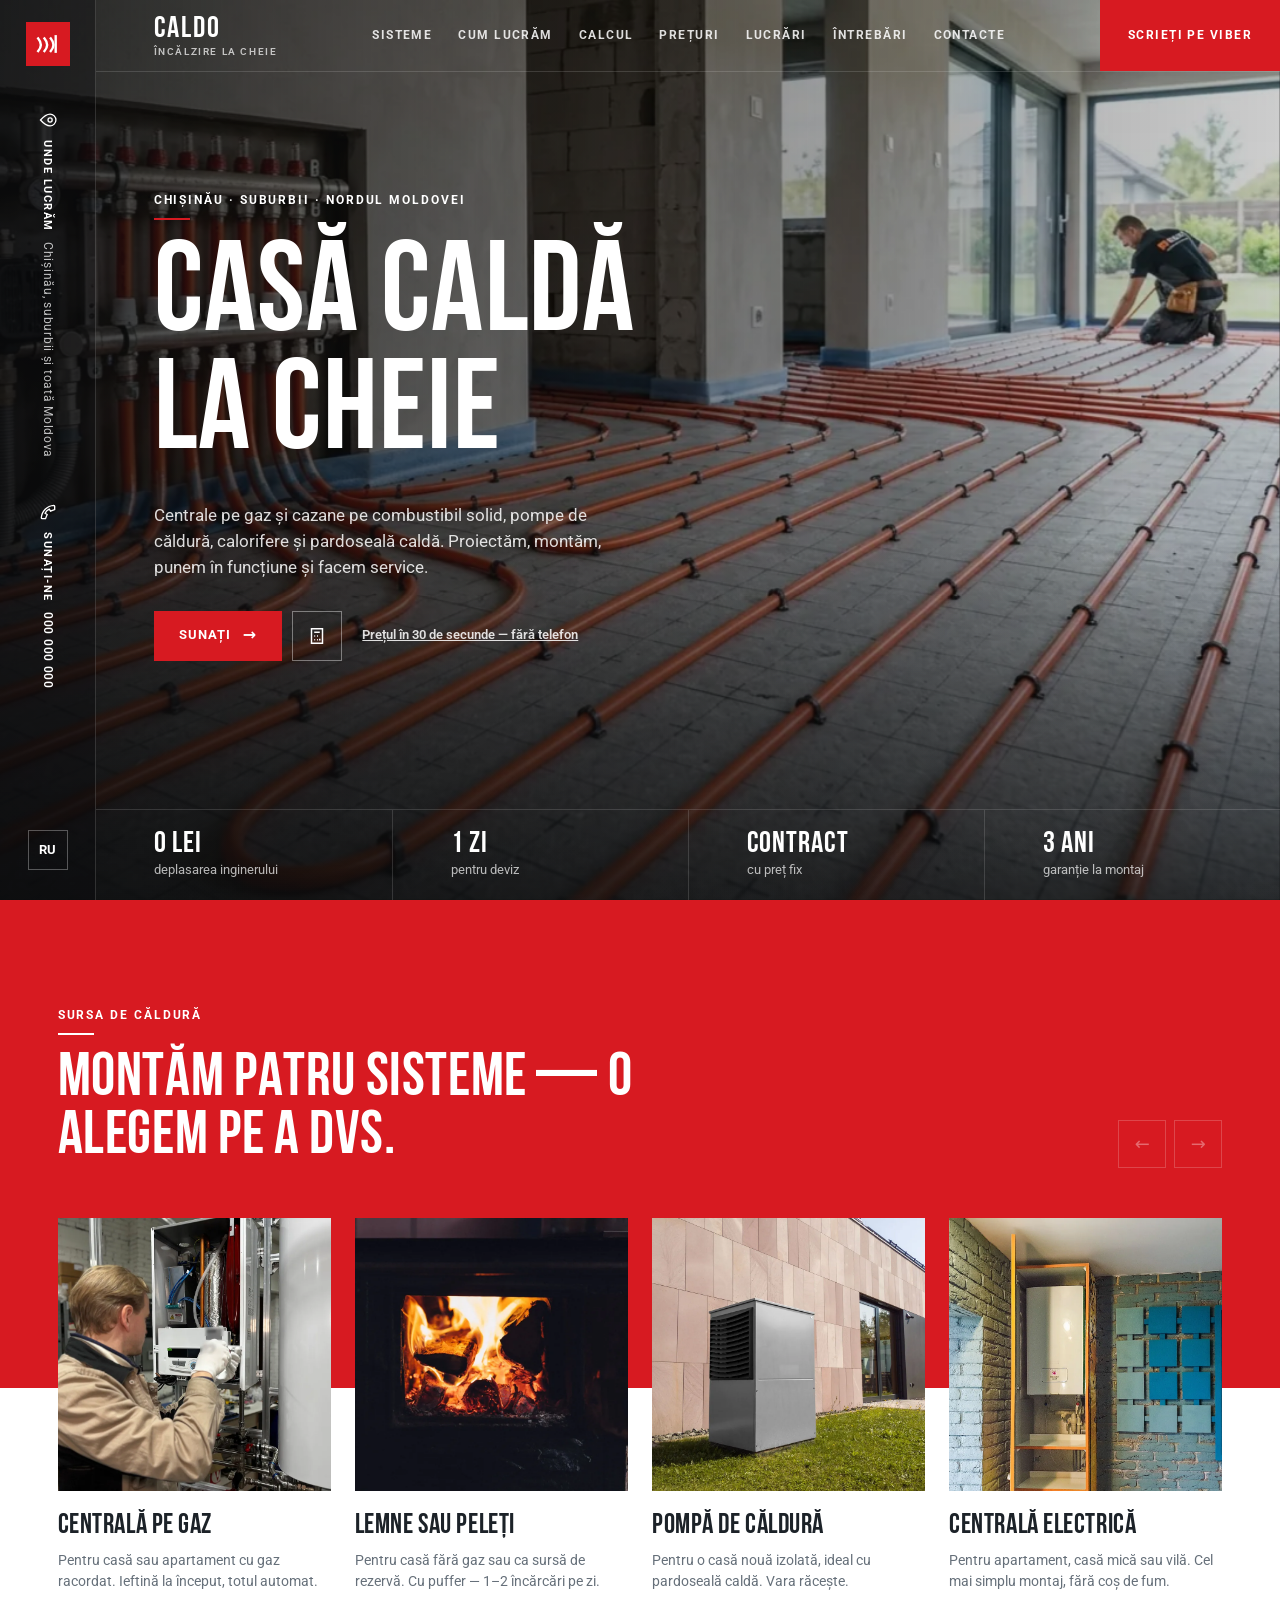
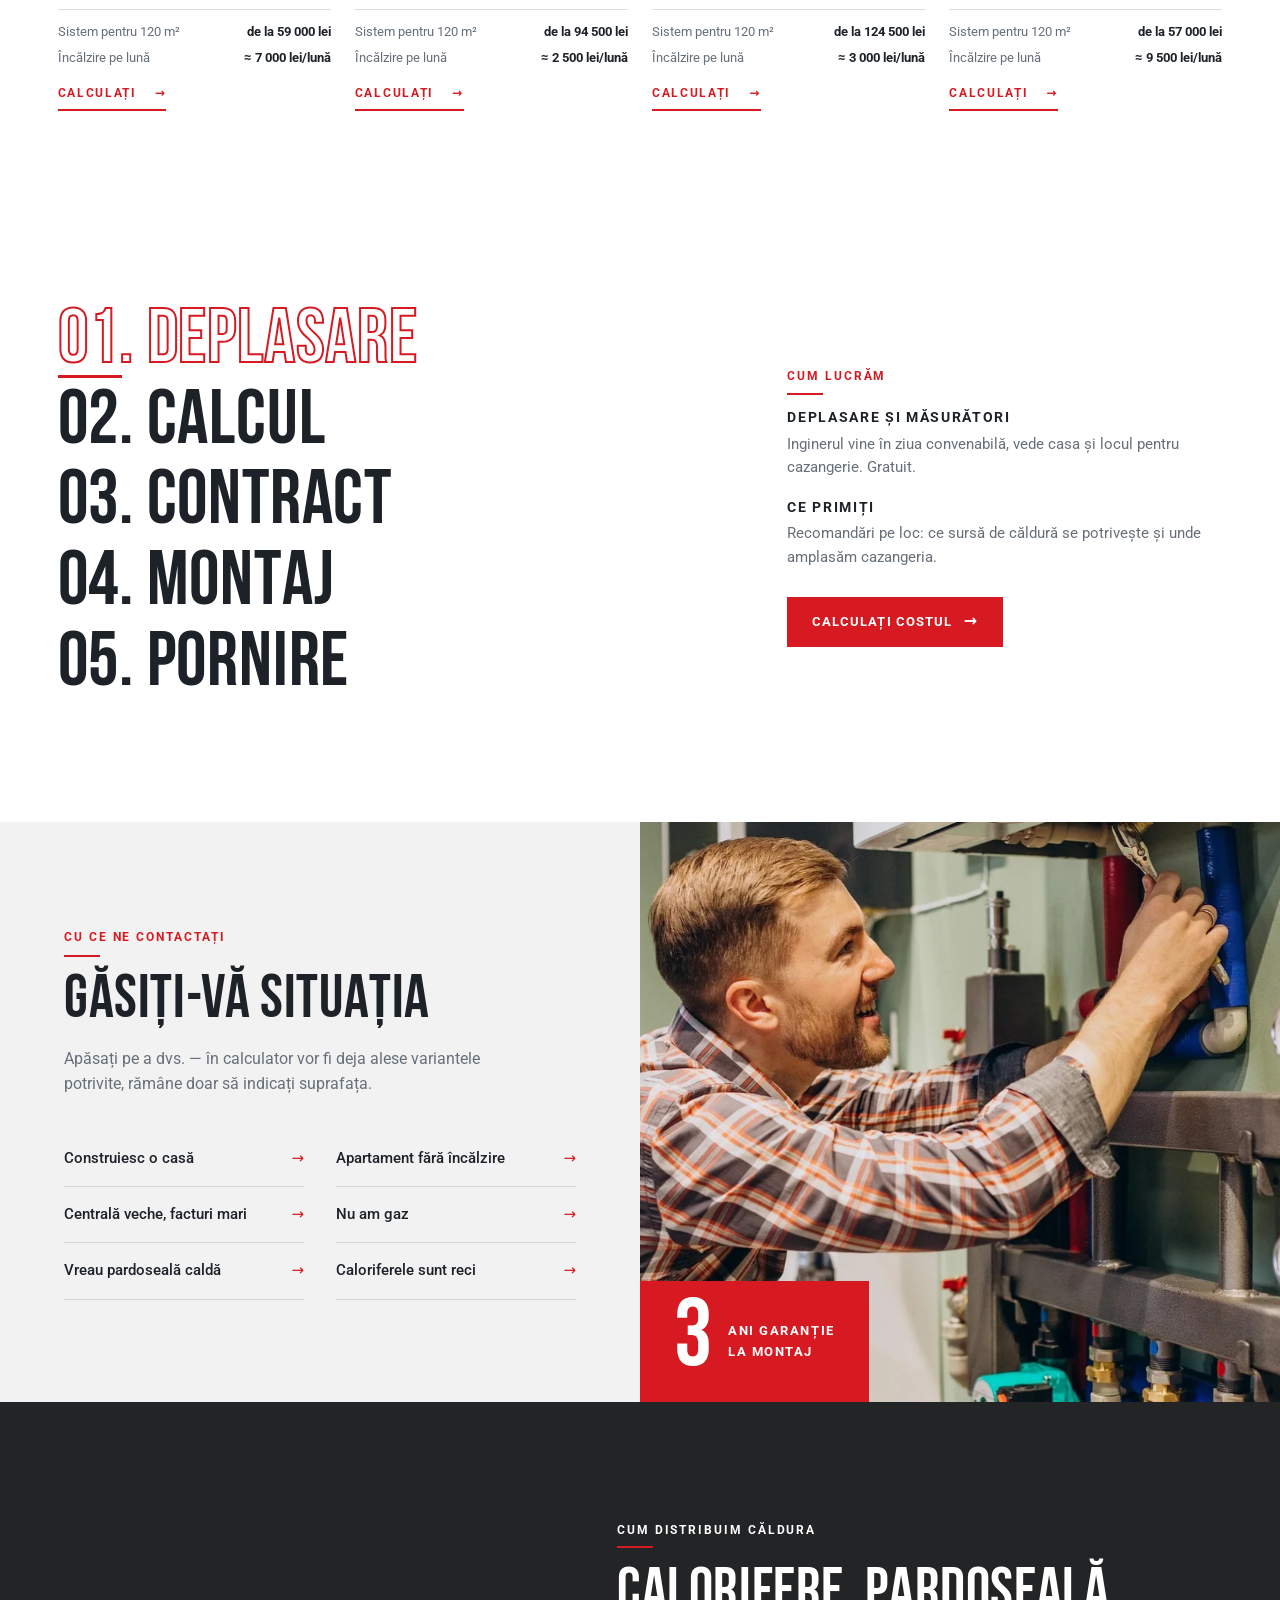
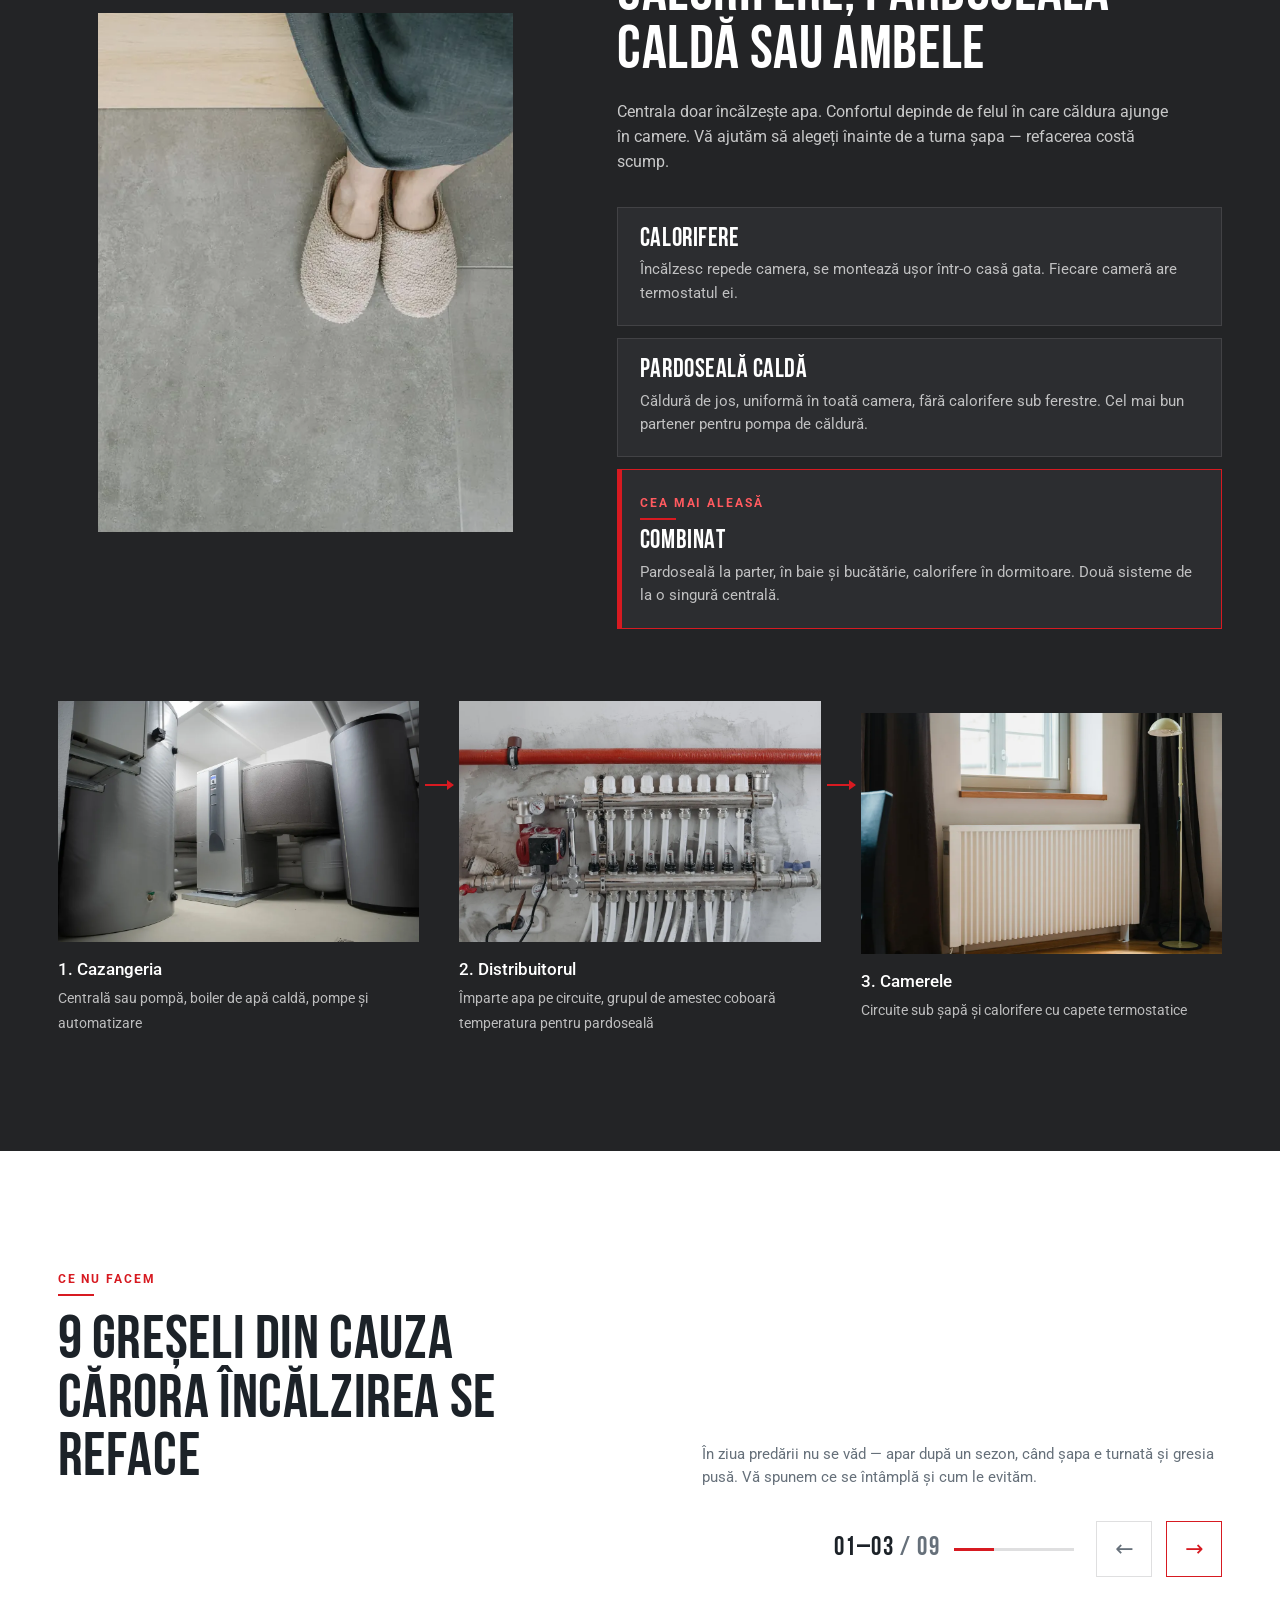
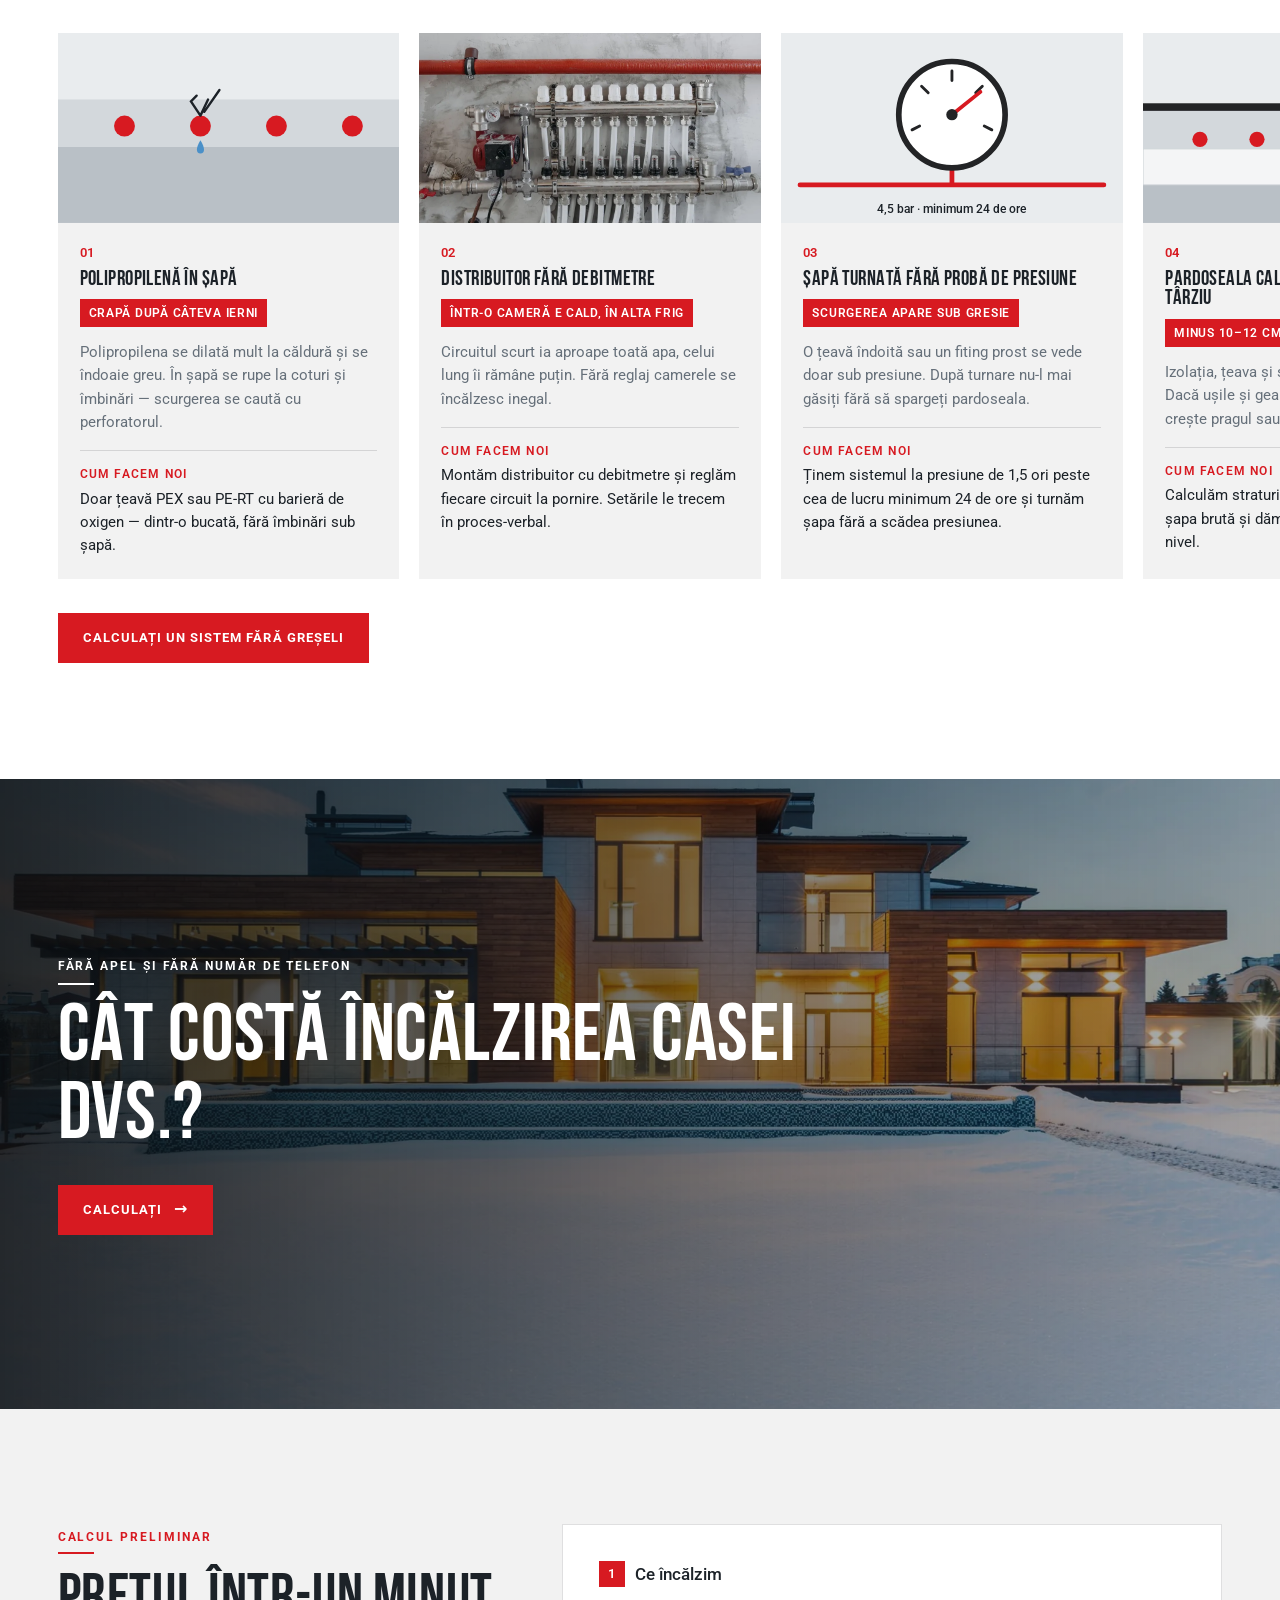
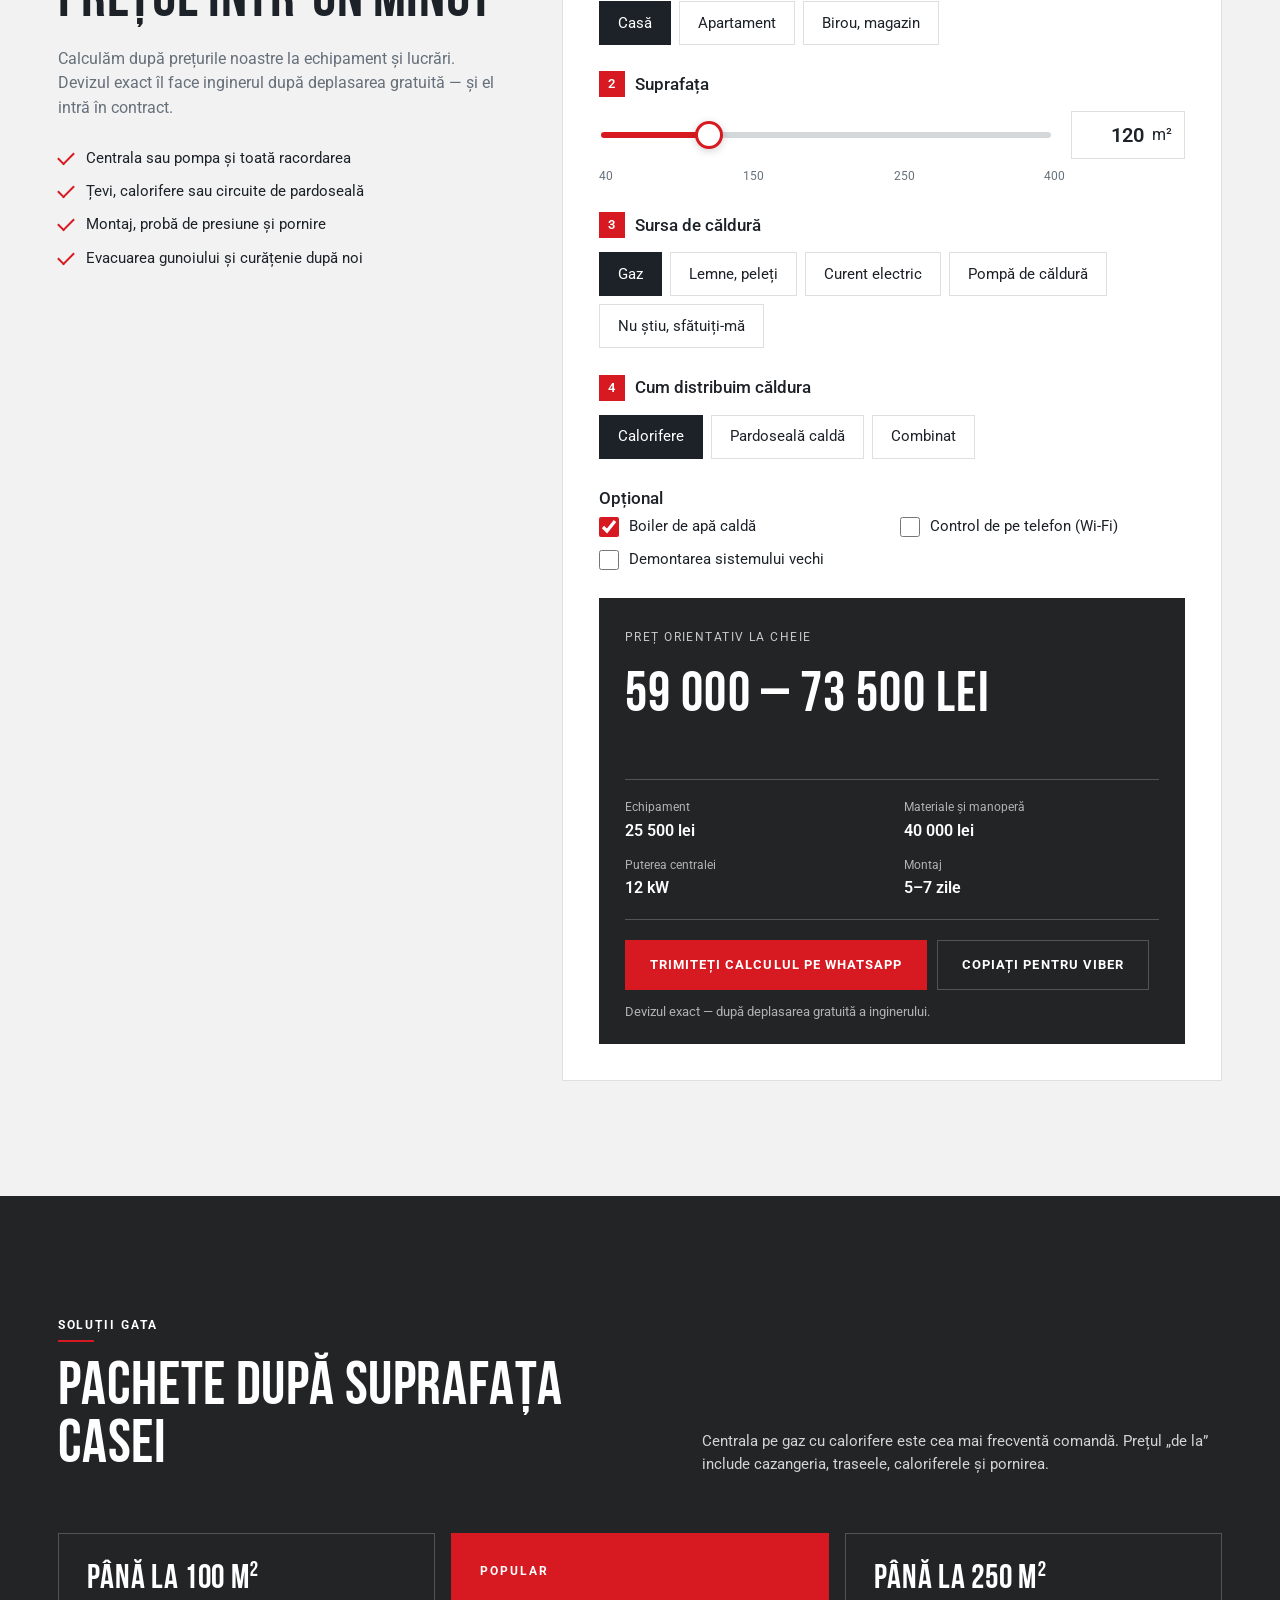
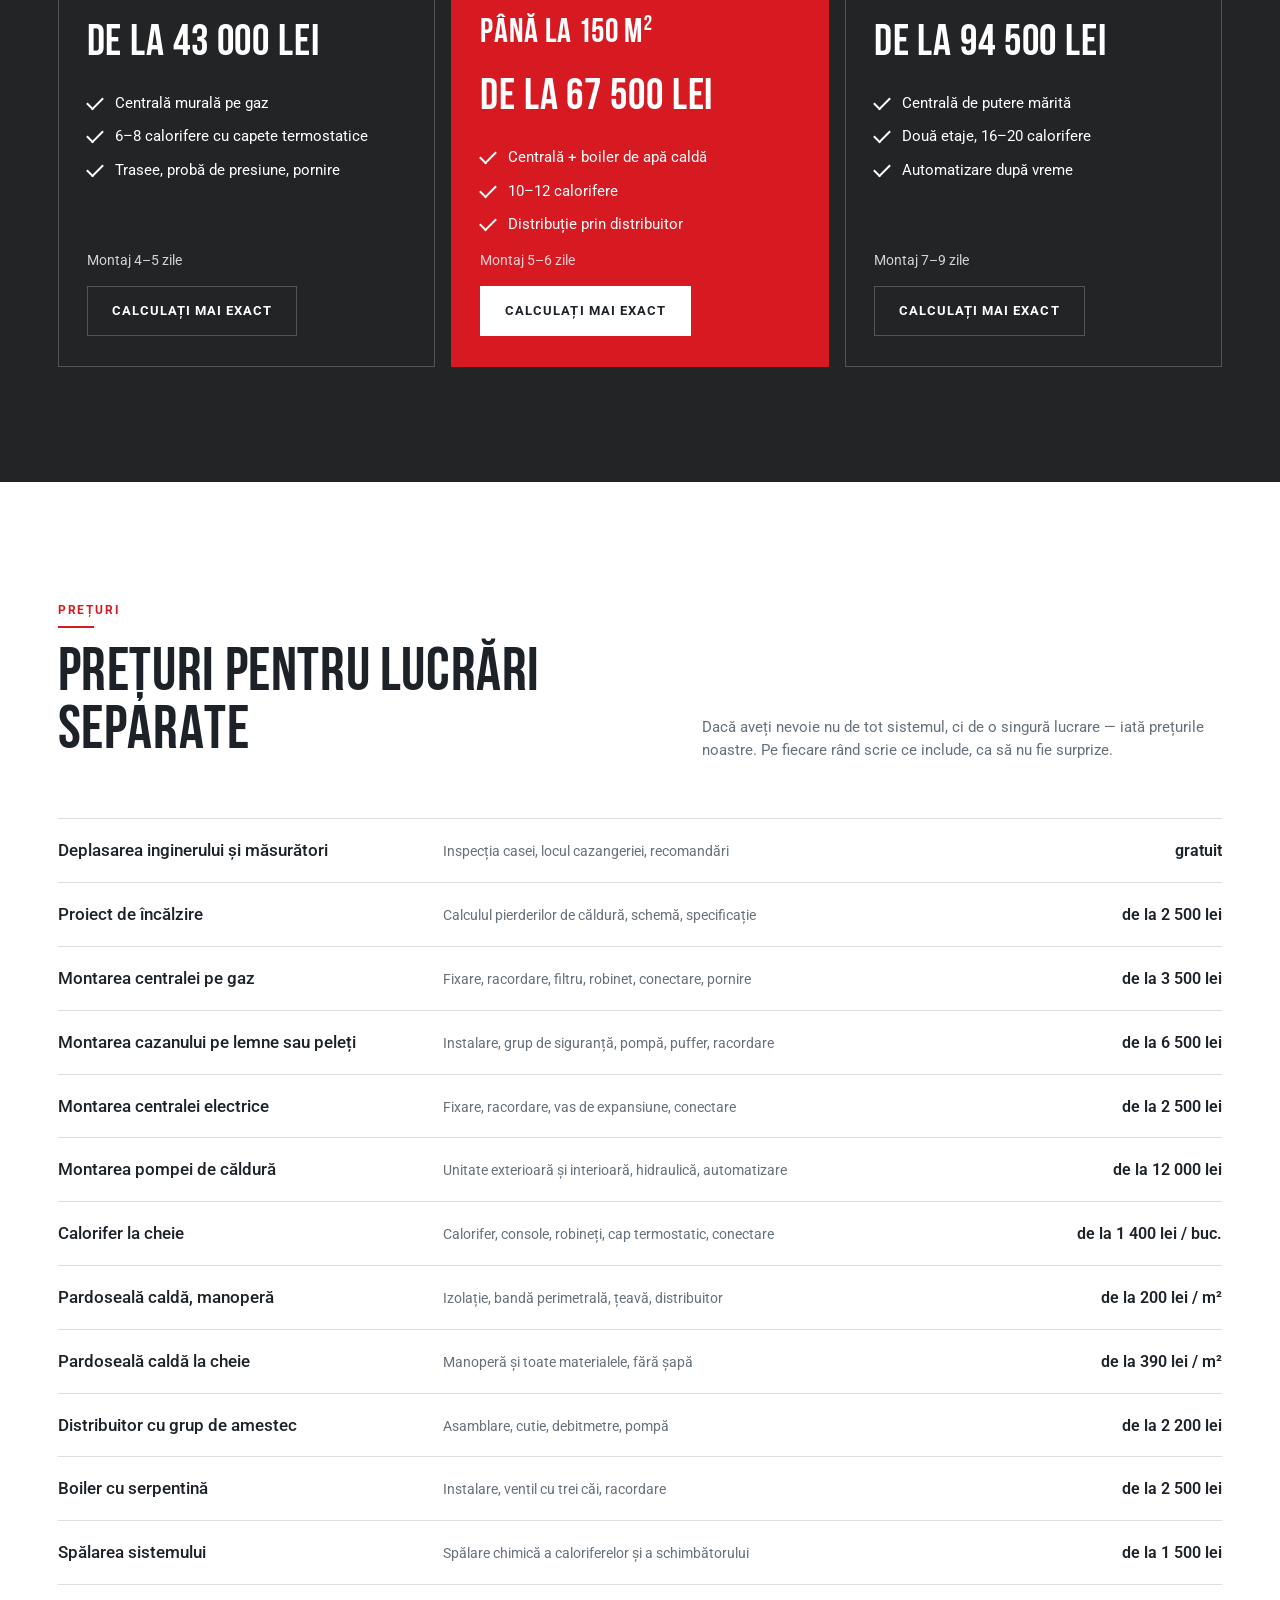
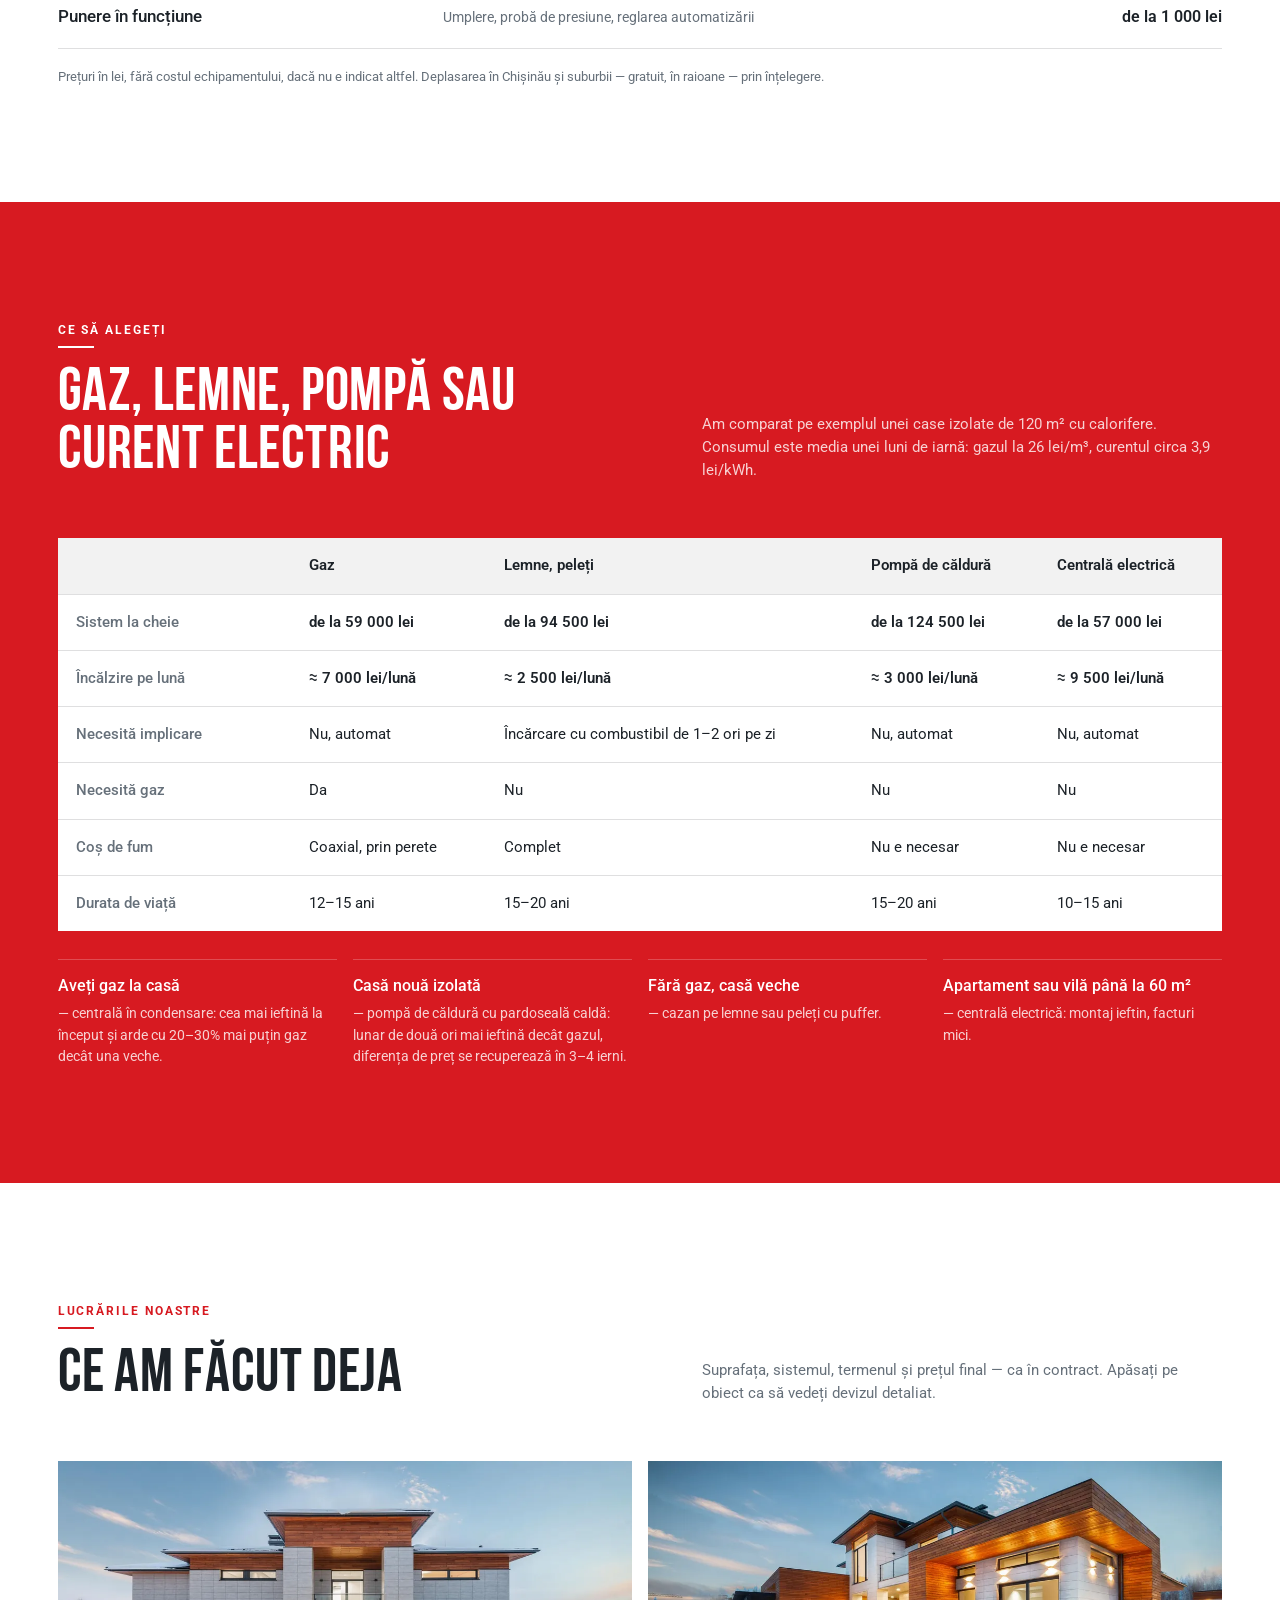
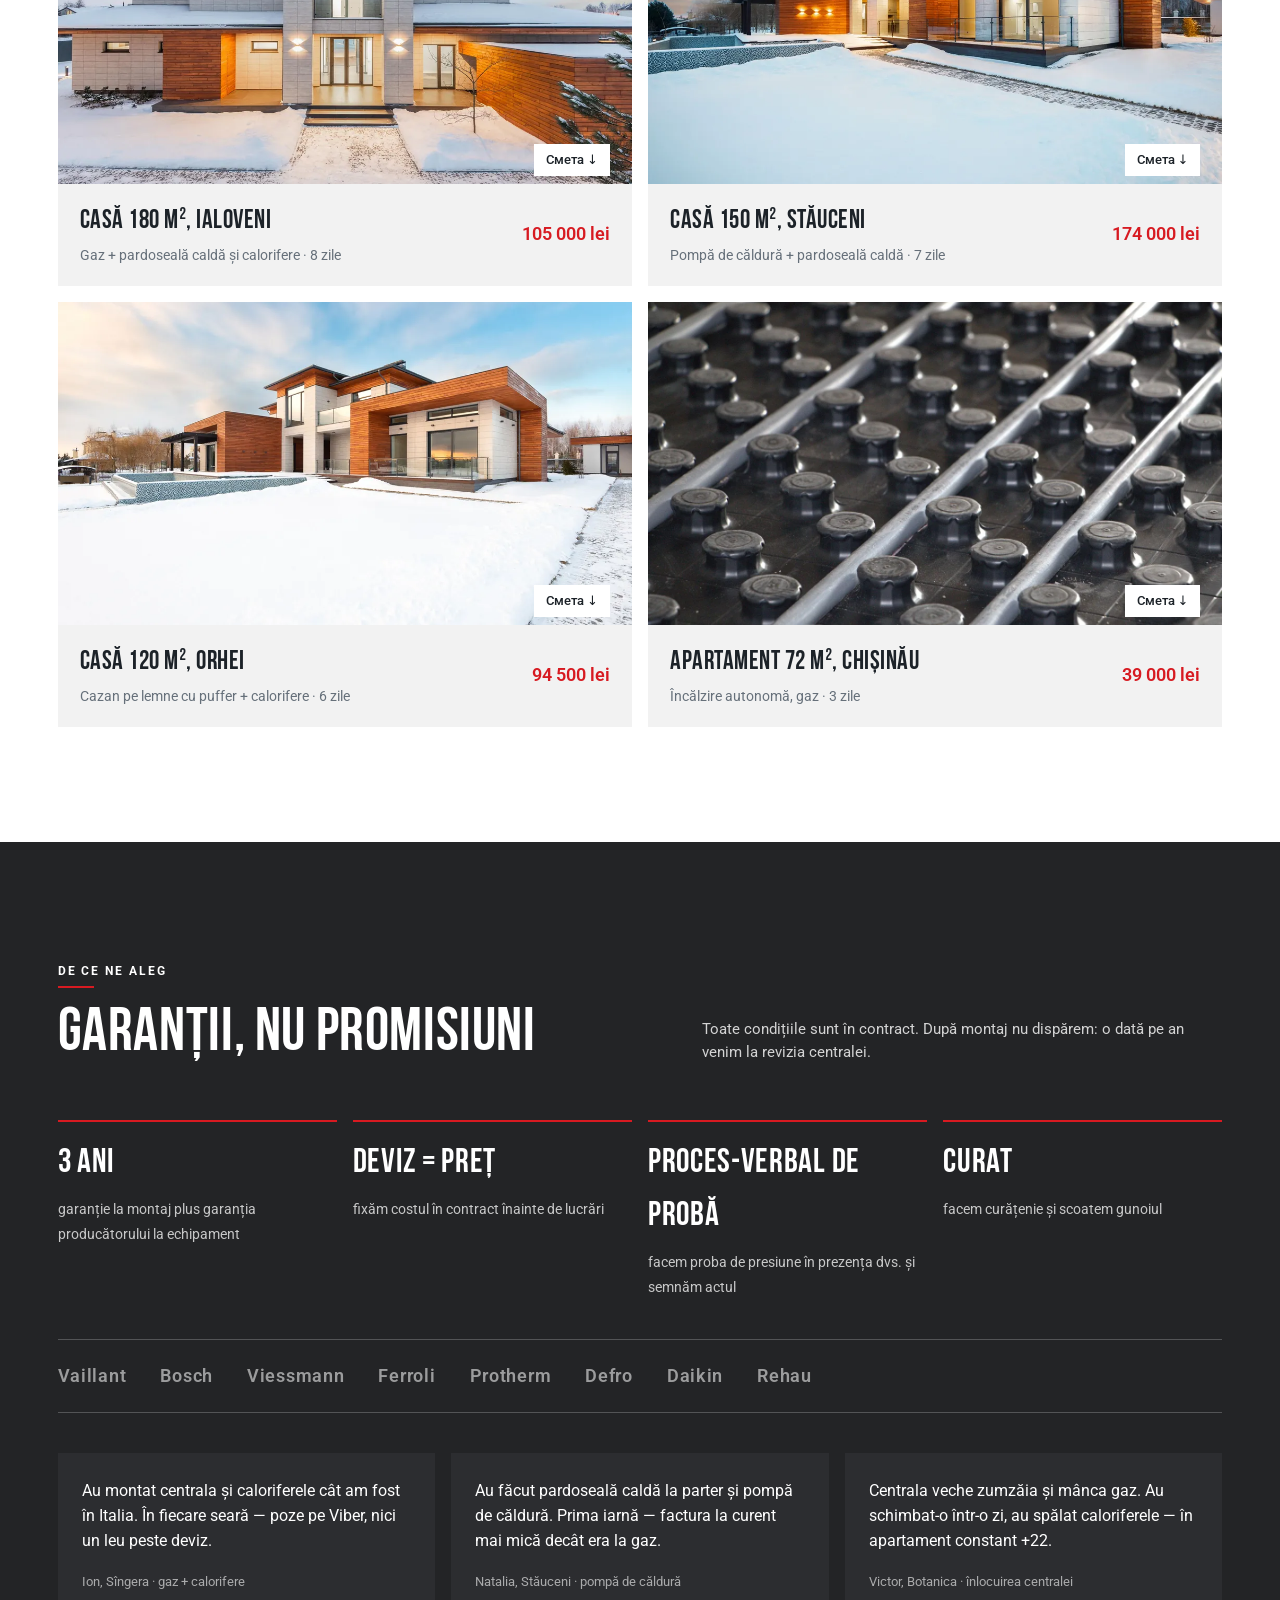
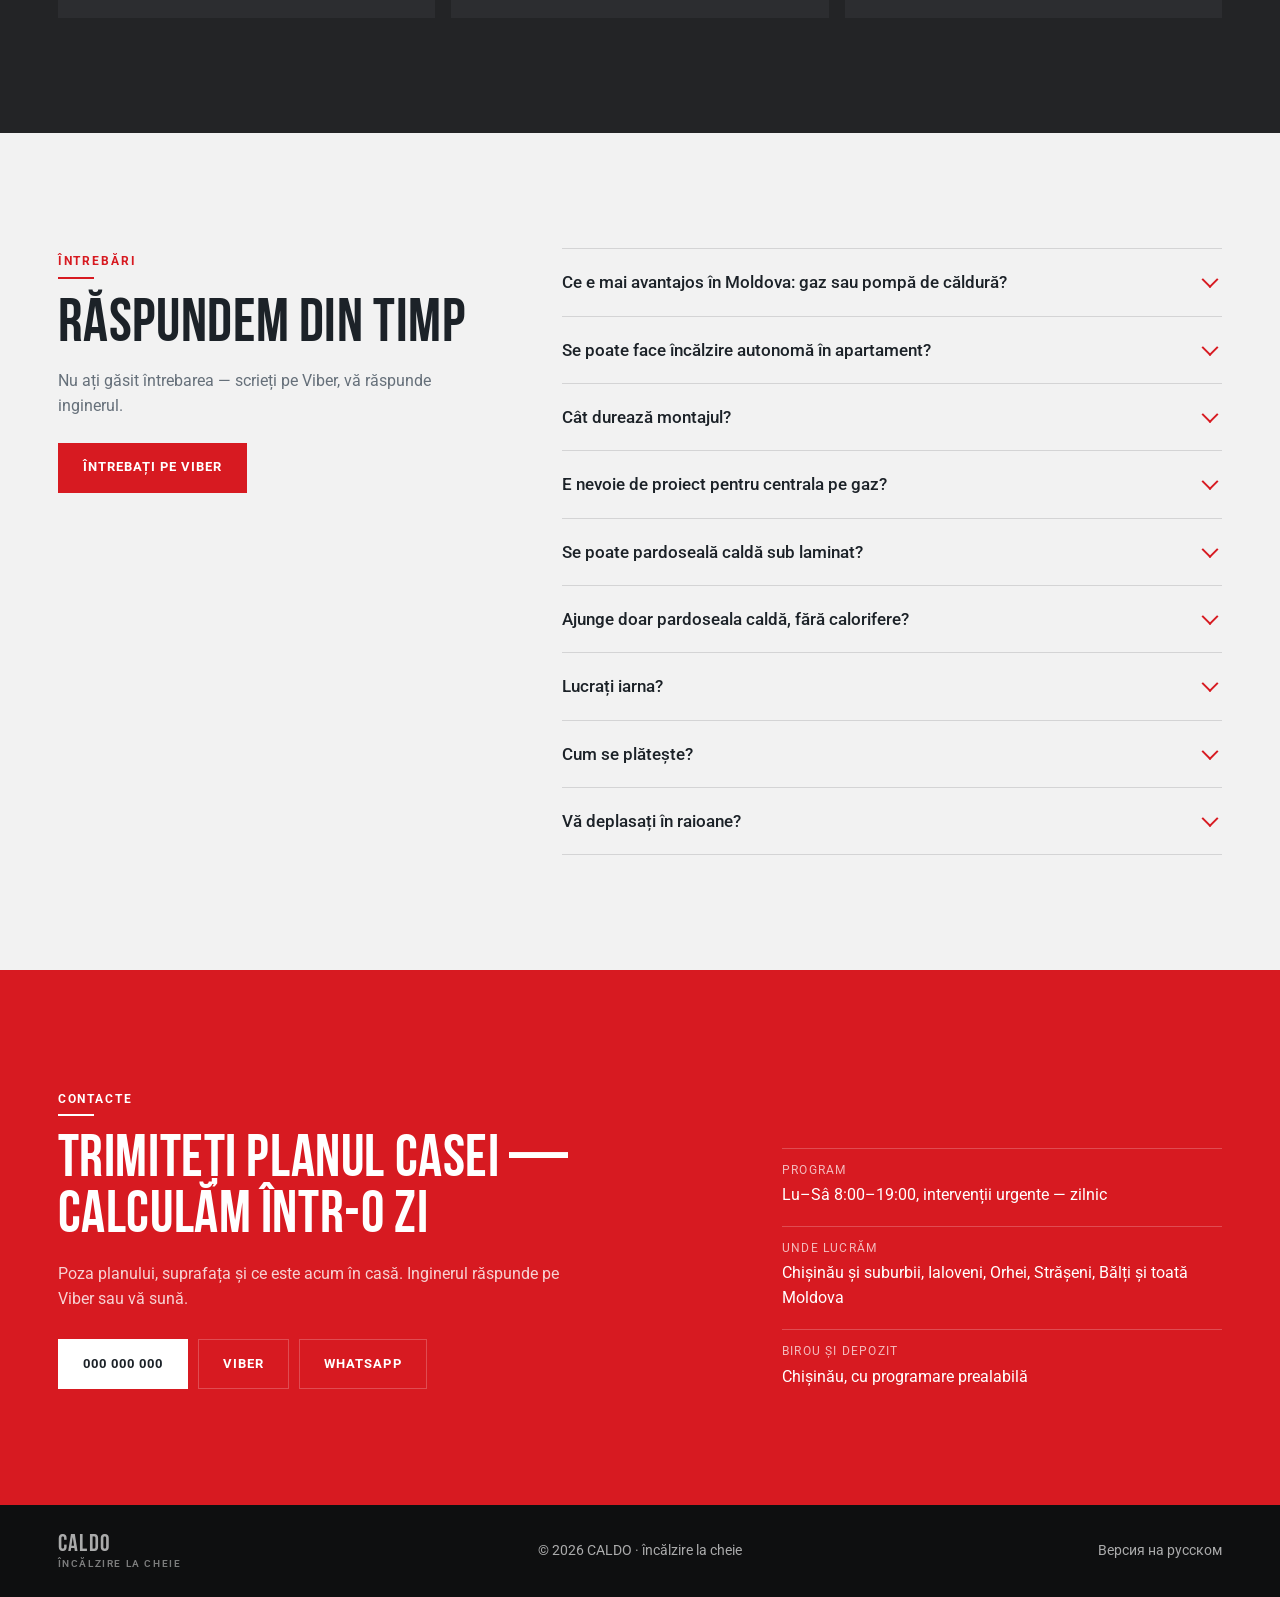
<file: ro.html>
<!doctype html>
<html lang="ro">
<head>
<meta charset="utf-8">
<meta name="viewport" content="width=device-width, initial-scale=1">
<title>CALDO — încălzirea casei la cheie în Chișinău și în toată Moldova</title>
<meta name="description" content="Centrale pe gaz și cazane pe combustibil solid, pompe de căldură, calorifere și încălzire în pardoseală. Preț orientativ într-un minut fără apel, contract cu deviz fix, garanție 3 ani la montaj.">
<meta property="og:type" content="website">
<meta property="og:locale" content="ro_RO">
<meta property="og:site_name" content="CALDO">
<meta property="og:title" content="CALDO — încălzirea casei la cheie în Chișinău și în toată Moldova">
<meta property="og:description" content="Centrale pe gaz și cazane pe combustibil solid, pompe de căldură, calorifere și încălzire în pardoseală. Preț orientativ într-un minut fără apel, contract cu deviz fix, garanție 3 ani la montaj.">
<meta property="og:url" content="https://webonix-md.github.io/caldo-v2/ro.html">
<meta property="og:image" content="https://webonix-md.github.io/caldo-v2/img/og/og-square-ro.jpg">
<meta property="og:image:width" content="1200">
<meta property="og:image:height" content="1200">
<meta name="twitter:card" content="summary_large_image">
<link rel="preload" href="fonts/BebasNeue-Bold.woff2" as="font" type="font/woff2" crossorigin>
<link rel="preload" href="fonts/Roboto-Regular.woff2" as="font" type="font/woff2" crossorigin>
<link rel="preload" href="img/hero-pol.webp" as="image">
<link rel="alternate" hreflang="ru" href="index.html">
<link rel="stylesheet" href="style.css?v=8">
</head>
<body>

<!-- Боковая колонка (десктоп) -->
<aside class="side" aria-label="Contacte">
  <a class="side__logo" href="#hero" aria-label="CALDO — pagina principală">
    <svg viewBox="0 0 40 40" aria-hidden="true"><path d="M6 30c5-6 5-12 0-18M15 30c5-6 5-12 0-18M24 30c5-6 5-12 0-18" fill="none" stroke="currentColor" stroke-width="3.4" stroke-linecap="square"/><path d="M31 9v22" stroke="currentColor" stroke-width="3.4" stroke-linecap="square"/></svg>
  </a>
  <div class="side__item">
    <svg viewBox="0 0 24 24" aria-hidden="true"><path d="M12 21s-7-6.2-7-11.5a7 7 0 0 1 14 0C19 14.8 12 21 12 21z"/><circle cx="12" cy="9.5" r="2.5"/></svg>
    <b>Unde lucrăm</b><span>Chișinău, suburbii și toată Moldova</span>
  </div>
  <div class="side__item">
    <svg viewBox="0 0 24 24" aria-hidden="true"><path d="M5 4h4l2 5-2.5 1.5a11 11 0 0 0 5 5L15 13l5 2v4a1 1 0 0 1-1 1A16 16 0 0 1 4 5a1 1 0 0 1 1-1z"/></svg>
    <b>Sunați-ne</b><a href="tel:+37300000000">000 000 000</a>
  </div>
  <a class="side__lang" href="index.html" hreflang="ru">RU</a>
</aside>

<header class="top" id="top">
  <a class="logo" href="#hero"><span>CALDO</span><small>încălzire la cheie</small></a>
  <nav class="nav" id="nav">
    <a href="#systems">Sisteme</a>
    <a href="#steps">Cum lucrăm</a>
    <a href="#calc">Calcul</a>
    <a href="#price">Prețuri</a>
    <a href="#works">Lucrări</a>
    <a href="#faq">Întrebări</a>
    <a href="#contacts">Contacte</a>
  </nav>
  <a class="top__cta" href="viber://chat?number=%2B37300000000">Scrieți pe Viber</a>
  <button class="burger" id="burger" aria-label="Meniu" aria-expanded="false"><span></span><span></span><span></span></button>
</header>

<main>

<!-- 1. Первый экран -->
<section class="hero" id="hero">
  <img class="hero__img" src="img/hero-pol.webp" alt="Meșterul pozează țevile pardoselii calde de la distribuitor" width="1376" height="768">
  <div class="hero__in">
    <span class="kick">Chișinău · suburbii · nordul Moldovei</span>
    <h1>Casă caldă<br>la cheie</h1>
    <p>Centrale pe gaz și cazane pe combustibil solid, pompe de căldură, calorifere și pardoseală caldă. Proiectăm, montăm, punem în funcțiune și facem service.</p>
    <div class="hero__btns">
      <a class="btn btn--red" href="tel:+37300000000">Sunați <i aria-hidden="true">→</i></a>
      <a class="btn-sq" href="#calc" aria-label="Aflați prețul orientativ"><svg viewBox="0 0 24 24" aria-hidden="true"><path d="M6 4h12v16H6zM9 8h6M9 12h1M12 12h1M15 12h0M9 16h1M12 16h1M15 15v2"/></svg></a>
      <a class="hero__calc" href="#calc">Prețul în 30 de secunde — fără telefon</a>
    </div>
  </div>
  <ul class="hero__facts">
    <li><b>0 lei</b>deplasarea inginerului</li>
    <li><b>1 zi</b>pentru deviz</li>
    <li><b>Contract</b>cu preț fix</li>
    <li><b>3 ani</b>garanție la montaj</li>
  </ul>
</section>

<!-- 2. Системы: красная полоса, карточки заходят на белое -->
<section class="sys2" id="systems">
  <div class="sys2__band">
    <div class="wrap sys2__head">
      <div>
        <span class="kick kick--light">Sursa de căldură</span>
        <h2>Montăm patru sisteme — o alegem pe a dvs.</h2>
      </div>
      <div class="arrows">
        <button class="arr" data-strip="sysStrip" data-dir="-1" aria-label="Înapoi">←</button>
        <button class="arr" data-strip="sysStrip" data-dir="1" aria-label="Înainte">→</button>
      </div>
    </div>
  </div>
  <div class="wrap">
    <div class="strip" id="sysStrip">
      <article class="scard">
        <img src="img/sys-gas.webp" alt="Meșterul reglează o centrală murală pe gaz" loading="lazy" width="1200" height="900">
        <h3>Centrală pe gaz</h3>
        <p>Pentru casă sau apartament cu gaz racordat. Ieftină la început, totul automat.</p>
        <dl><div><dt>Sistem pentru 120 m²</dt><dd data-sys="gas">—</dd></div><div><dt>Încălzire pe lună</dt><dd data-run="gas">—</dd></div></dl>
        <button class="more" data-pick='{"src":"gas"}'>Calculați <i aria-hidden="true">→</i></button>
      </article>
      <article class="scard">
        <img src="img/sys-solid.webp" alt="Lemne arzând în focar" loading="lazy" width="1200" height="800">
        <h3>Lemne sau peleți</h3>
        <p>Pentru casă fără gaz sau ca sursă de rezervă. Cu puffer — 1–2 încărcări pe zi.</p>
        <dl><div><dt>Sistem pentru 120 m²</dt><dd data-sys="solid">—</dd></div><div><dt>Încălzire pe lună</dt><dd data-run="solid">—</dd></div></dl>
        <button class="more" data-pick='{"src":"solid"}'>Calculați <i aria-hidden="true">→</i></button>
      </article>
      <article class="scard">
        <img src="img/sys-pump.webp" alt="Unitatea exterioară a pompei de căldură lângă o casă modernă" loading="lazy" width="1200" height="902">
        <h3>Pompă de căldură</h3>
        <p>Pentru o casă nouă izolată, ideal cu pardoseală caldă. Vara răcește.</p>
        <dl><div><dt>Sistem pentru 120 m²</dt><dd data-sys="pump">—</dd></div><div><dt>Încălzire pe lună</dt><dd data-run="pump">—</dd></div></dl>
        <button class="more" data-pick='{"src":"pump"}'>Calculați <i aria-hidden="true">→</i></button>
      </article>
      <article class="scard">
        <img src="img/sys-electric.webp" alt="Centrală electrică murală într-un dulap" loading="lazy" width="1200" height="900">
        <h3>Centrală electrică</h3>
        <p>Pentru apartament, casă mică sau vilă. Cel mai simplu montaj, fără coș de fum.</p>
        <dl><div><dt>Sistem pentru 120 m²</dt><dd data-sys="el">—</dd></div><div><dt>Încălzire pe lună</dt><dd data-run="el">—</dd></div></dl>
        <button class="more" data-pick='{"src":"el"}'>Calculați <i aria-hidden="true">→</i></button>
      </article>
    </div>
  </div>
</section>

<!-- 3. Шаги: большой нумерованный список -->
<section class="steps2" id="steps">
  <div class="wrap steps2__in">
    <ol class="steps2__list" role="tablist" aria-label="Cum lucrăm">
      <li><button role="tab" aria-selected="true" aria-controls="st1" class="on">01. Deplasare</button></li>
      <li><button role="tab" aria-selected="false" aria-controls="st2">02. Calcul</button></li>
      <li><button role="tab" aria-selected="false" aria-controls="st3">03. Contract</button></li>
      <li><button role="tab" aria-selected="false" aria-controls="st4">04. Montaj</button></li>
      <li><button role="tab" aria-selected="false" aria-controls="st5">05. Pornire</button></li>
    </ol>
    <div class="steps2__panels">
      <span class="kick">Cum lucrăm</span>
      <div class="steps2__panel" id="st1" role="tabpanel"><h3>Deplasare și măsurători</h3><p>Inginerul vine în ziua convenabilă, vede casa și locul pentru cazangerie. Gratuit.</p><h3>Ce primiți</h3><p>Recomandări pe loc: ce sursă de căldură se potrivește și unde amplasăm cazangeria.</p></div>
      <div class="steps2__panel" id="st2" role="tabpanel" hidden><h3>Calcul și proiect</h3><p>Calculăm pierderile de căldură, alegem puterea centralei și numărul de calorifere.</p><h3>De ce e nevoie</h3><p>O centrală aleasă „din ochi” fie nu face față la ger, fie lucrează în gol și se uzează mai repede.</p></div>
      <div class="steps2__panel" id="st3" role="tabpanel" hidden><h3>Deviz și contract</h3><p>Prețul se fixează în contract și nu crește în timpul lucrărilor.</p><h3>Plata pe etape</h3><p>Avans pentru echipament, apoi montajul după lucrările efectuate — fără avans de 100%.</p></div>
      <div class="steps2__panel" id="st4" role="tabpanel" hidden><h3>Montaj</h3><p>În fiecare zi trimitem poze pe Viber — comod dacă nu sunteți pe loc.</p><h3>Ordine pe șantier</h3><p>Facem curățenie și scoatem gunoiul, înainte de șapă facem proba de presiune în prezența dvs.</p></div>
      <div class="steps2__panel" id="st5" role="tabpanel" hidden><h3>Pornire și garanție</h3><p>Probă de presiune, reglaj, instruire și certificat de garanție pe 3 ani.</p><h3>După pornire</h3><p>O dată pe an venim la revizia centralei — sistemul durează mai mult.</p></div>
      <a class="btn btn--red" href="#calc">Calculați costul <i aria-hidden="true">→</i></a>
    </div>
  </div>
</section>

<!-- 4. С чем приходят: список + фото со счётчиком -->
<section class="comp" id="situations">
  <div class="comp__text">
    <span class="kick">Cu ce ne contactați</span>
    <h2>Găsiți-vă situația</h2>
    <p>Apăsați pe a dvs. — în calculator vor fi deja alese variantele potrivite, rămâne doar să indicați suprafața.</p>
    <ul class="comp__list">
      <li><button data-pick='{"obj":"house","src":"gas","dist":"combo"}'>Construiesc o casă <i aria-hidden="true">→</i></button></li>
      <li><button data-pick='{"obj":"flat","src":"gas","dist":"rad"}'>Apartament fără încălzire <i aria-hidden="true">→</i></button></li>
      <li><button data-pick='{"obj":"house","src":"gas","dist":"rad"}'>Centrală veche, facturi mari <i aria-hidden="true">→</i></button></li>
      <li><button data-pick='{"obj":"house","src":"solid","dist":"rad"}'>Nu am gaz <i aria-hidden="true">→</i></button></li>
      <li><button data-pick='{"obj":"house","src":"gas","dist":"floor"}'>Vreau pardoseală caldă <i aria-hidden="true">→</i></button></li>
      <li><button data-pick='{"obj":"house","src":"gas","dist":"rad"}'>Caloriferele sunt reci <i aria-hidden="true">→</i></button></li>
    </ul>
  </div>
  <figure class="comp__pic">
    <img src="img/band-master.webp" alt="Meșterul reglează distribuitorul de încălzire în cazangerie" loading="lazy" width="1280" height="853">
    <figcaption><b>3</b><span>ani garanție<br>la montaj</span></figcaption>
  </figure>
</section>

<section class="sec sec--dark" id="heat">
  <div class="wrap">
    <div class="split">
      <figure class="split__img">
        <img src="img/floor-tile.webp" alt="Picioare în papuci pe gresie caldă" loading="lazy" width="1100" height="733">
      </figure>
      <div class="split__text">
        <span class="tag">Cum distribuim căldura</span>
        <h2>Calorifere, pardoseală caldă sau ambele</h2>
        <p>Centrala doar încălzește apa. Confortul depinde de felul în care căldura ajunge în camere. Vă ajutăm să alegeți înainte de a turna șapa — refacerea costă scump.</p>
        <div class="opt">
          <div class="opt__item">
            <h3>Calorifere</h3>
            <p>Încălzesc repede camera, se montează ușor într-o casă gata. Fiecare cameră are termostatul ei.</p>
          </div>
          <div class="opt__item">
            <h3>Pardoseală caldă</h3>
            <p>Căldură de jos, uniformă în toată camera, fără calorifere sub ferestre. Cel mai bun partener pentru pompa de căldură.</p>
          </div>
          <div class="opt__item opt__item--hot">
            <span class="tag tag--red">Cea mai aleasă</span>
            <h3>Combinat</h3>
            <p>Pardoseală la parter, în baie și bucătărie, calorifere în dormitoare. Două sisteme de la o singură centrală.</p>
          </div>
        </div>
      </div>
    </div>
    <div class="scheme" aria-label="Schemă: centrală, distribuitor, circuite de pardoseală și calorifere">
      <div class="scheme__step"><img src="img/sys-pump-room.webp" alt="Cazangerie cu rezervoare și unitate interioară" loading="lazy" width="1100" height="733"><b>1. Cazangeria</b><span>Centrală sau pompă, boiler de apă caldă, pompe și automatizare</span></div>
      <div class="scheme__arrow" aria-hidden="true"></div>
      <div class="scheme__step"><img src="img/collector-1.webp" alt="Distribuitor de pardoseală cu debitmetre" loading="lazy" width="1100" height="734"><b>2. Distribuitorul</b><span>Împarte apa pe circuite, grupul de amestec coboară temperatura pentru pardoseală</span></div>
      <div class="scheme__arrow" aria-hidden="true"></div>
      <div class="scheme__step"><img src="img/rad-room.webp" alt="Calorifer alb din panou sub fereastră" loading="lazy" width="1100" height="732"><b>3. Camerele</b><span>Circuite sub șapă și calorifere cu capete termostatice</span></div>
    </div>
  </div>
</section>

<section class="sec sec--white" id="mistakes">
  <div class="wrap">
    <div class="head2">
      <div>
        <span class="tag">Ce nu facem</span>
        <h2>9 greșeli din cauza cărora încălzirea se reface</h2>
      </div>
      <p>În ziua predării nu se văd — apar după un sezon, când șapa e turnată și gresia pusă. Vă spunem ce se întâmplă și cum le evităm.</p>
    </div>
    <div class="mis" id="mis" tabindex="0" aria-label="Greșeli de montaj, derulați lateral">

      <article class="mis__card">
        <div class="mis__pic"><svg class="ill" viewBox="0 0 360 200" aria-hidden="true"><rect class="ill-slab" x="0" y="120" width="360" height="80"/><rect class="ill-screed" x="0" y="70" width="360" height="50"/><circle class="ill-pipe" cx="70" cy="98" r="11"/><circle class="ill-pipe" cx="150" cy="98" r="11"/><circle class="ill-pipe" cx="230" cy="98" r="11"/><circle class="ill-pipe" cx="310" cy="98" r="11"/><path class="ill-crack" d="M150 87 158 70M150 87 140 72 146 66M154 83 170 60"/><path class="ill-drop" d="M150 113c-5 8-5 14 0 14s5-6 0-14z"/></svg></div>
        <span class="mis__n">01</span>
        <h3>Polipropilenă în șapă</h3>
        <em class="mis__risk">Crapă după câteva ierni</em>
        <p>Polipropilena se dilată mult la căldură și se îndoaie greu. În șapă se rupe la coturi și îmbinări — scurgerea se caută cu perforatorul.</p>
        <p class="mis__ok"><b>Cum facem noi</b>Doar țeavă PEX sau PE-RT cu barieră de oxigen — dintr-o bucată, fără îmbinări sub șapă.</p>
      </article>

      <article class="mis__card">
        <div class="mis__pic"><img src="img/collector-1.webp" alt="Distribuitor de pardoseală cu debitmetre pe fiecare circuit" loading="lazy" width="1100" height="734"></div>
        <span class="mis__n">02</span>
        <h3>Distribuitor fără debitmetre</h3>
        <em class="mis__risk">Într-o cameră e cald, în alta frig</em>
        <p>Circuitul scurt ia aproape toată apa, celui lung îi rămâne puțin. Fără reglaj camerele se încălzesc inegal.</p>
        <p class="mis__ok"><b>Cum facem noi</b>Montăm distribuitor cu debitmetre și reglăm fiecare circuit la pornire. Setările le trecem în proces-verbal.</p>
      </article>

      <article class="mis__card">
        <div class="mis__pic"><svg class="ill" viewBox="0 0 360 200" aria-hidden="true"><path class="ill-pipe-l" d="M20 160h320M180 160v-16"/><circle class="ill-gauge" cx="180" cy="86" r="56"/><path class="ill-tick" d="M138 102l8-4M180 40v10M222 102l-8-4M148 56l7 7M212 56l-7 7"/><path class="ill-needle" d="M180 86 210 62"/><circle class="ill-hub" cx="180" cy="86" r="6"/><text class="ill-txt" x="180" y="190" text-anchor="middle">4,5 bar · minimum 24 de ore</text></svg></div>
        <span class="mis__n">03</span>
        <h3>Șapă turnată fără probă de presiune</h3>
        <em class="mis__risk">Scurgerea apare sub gresie</em>
        <p>O țeavă îndoită sau un fiting prost se vede doar sub presiune. După turnare nu-l mai găsiți fără să spargeți pardoseala.</p>
        <p class="mis__ok"><b>Cum facem noi</b>Ținem sistemul la presiune de 1,5 ori peste cea de lucru minimum 24 de ore și turnăm șapa fără a scădea presiunea.</p>
      </article>

      <article class="mis__card">
        <div class="mis__pic"><svg class="ill" viewBox="0 0 360 200" aria-hidden="true"><rect class="ill-slab" x="0" y="160" width="360" height="40"/><rect class="ill-ins" x="0" y="122" width="360" height="38"/><rect class="ill-screed" x="0" y="82" width="360" height="40"/><circle class="ill-pipe" cx="60" cy="112" r="8"/><circle class="ill-pipe" cx="120" cy="112" r="8"/><circle class="ill-pipe" cx="180" cy="112" r="8"/><rect class="ill-tile" x="0" y="74" width="250" height="8"/><path class="ill-door" d="M262 20v54h80V20"/><path class="ill-dim" d="M300 82v78M294 82h12M294 160h12"/><text class="ill-txt" x="292" y="126" text-anchor="end">10–12 cm</text></svg></div>
        <span class="mis__n">04</span>
        <h3>Pardoseala caldă — amintită prea târziu</h3>
        <em class="mis__risk">Minus 10–12 cm de înălțime</em>
        <p>Izolația, țeava și șapa ocupă 10–12 cm. Dacă ușile și geamurile sunt deja montate — crește pragul sau renunțați la pardoseală.</p>
        <p class="mis__ok"><b>Cum facem noi</b>Calculăm straturile pardoselii înainte de șapa brută și dăm constructorilor cotele de nivel.</p>
      </article>

      <article class="mis__card">
        <div class="mis__pic"><img src="img/hero-floor.webp" alt="Țevi de pardoseală caldă pe plăci termoizolante" loading="lazy" width="1280" height="855"></div>
        <span class="mis__n">05</span>
        <h3>Folie în loc de izolație</h3>
        <em class="mis__risk">Facturi mai mari cu 30–50%</em>
        <p>Folia subțire nu ține căldura — ea pleacă în placa de beton și în sol.</p>
        <p class="mis__ok"><b>Cum facem noi</b>Sub țeavă — minimum 50 mm de polistiren în apartament și 100 mm în casă pe sol.</p>
      </article>

      <article class="mis__card">
        <div class="mis__pic"><svg class="ill" viewBox="0 0 360 200" aria-hidden="true"><rect class="ill-cold" x="10" y="20" width="160" height="160" rx="6"/><path class="ill-pipe-s" d="M30 40h120v40H30v40h120v40H30"/><rect class="ill-warm" x="190" y="20" width="160" height="160" rx="6"/><path class="ill-pipe-s" d="M210 36h120v18H210v18h120v18H210v18h120v18H210v18h120v18H210"/><text class="ill-txt" x="90" y="196" text-anchor="middle">pas 30 cm</text><text class="ill-txt" x="270" y="196" text-anchor="middle">pas 15 cm</text></svg></div>
        <span class="mis__n">06</span>
        <h3>Pas de pozare prea mare</h3>
        <em class="mis__risk">Pardoseală „în dungi”</em>
        <p>La pas de 30 cm între țevi rămân dungi reci — desculț se simte imediat.</p>
        <p class="mis__ok"><b>Cum facem noi</b>Pas de 10–15 cm la geamuri și pereții exteriori, 15–20 cm în mijlocul camerei — după calculul pierderilor de căldură.</p>
      </article>

      <article class="mis__card">
        <div class="mis__pic"><svg class="ill" viewBox="0 0 360 200" aria-hidden="true"><rect class="ill-room" x="10" y="20" width="160" height="160" rx="6"/><path class="ill-pipe-s" d="M30 180V40h120v120H50V60h80v80H70V80h40v40H90"/><rect class="ill-room" x="190" y="20" width="160" height="160" rx="6"/><path class="ill-pipe-s" d="M205 180V40h40v120M262 180V40h40v120M318 180V40h20v120"/><text class="ill-txt" x="90" y="196" text-anchor="middle">1 circuit de 160 m</text><text class="ill-txt" x="270" y="196" text-anchor="middle">3 circuite de 60 m</text></svg></div>
        <span class="mis__n">07</span>
        <h3>Un singur circuit pe o cameră mare</h3>
        <em class="mis__risk">Colțul îndepărtat e rece</em>
        <p>Circuitul lung are rezistență mare: pompa nu-l împinge, apa se răcește mult înainte de capăt.</p>
        <p class="mis__ok"><b>Cum facem noi</b>Circuit de maximum 80–90 m pentru țeava de 16 mm. Camera mare o împărțim în 2–3 circuite.</p>
      </article>

      <article class="mis__card">
        <div class="mis__pic"><img src="img/step-plan.webp" alt="Planul casei, nivela și casca pe masă" loading="lazy" width="1100" height="734"></div>
        <span class="mis__n">08</span>
        <h3>Centrală „cu rezervă” din ochi</h3>
        <em class="mis__risk">Centrala se uzează mai repede</em>
        <p>O centrală prea puternică pornește și se oprește mereu: randamentul scade, piesele se uzează, consumul de gaz crește.</p>
        <p class="mis__ok"><b>Cum facem noi</b>Alegem puterea după calculul pierderilor de căldură — ținând cont de pereți, geamuri și izolație, nu doar de suprafață.</p>
      </article>

      <article class="mis__card">
        <div class="mis__pic"><img src="img/collector-3.webp" alt="Distribuitor cu grup de amestec și pompă" loading="lazy" width="1100" height="825"></div>
        <span class="mis__n">09</span>
        <h3>Pardoseala legată direct la centrală</h3>
        <em class="mis__risk">Supraîncălzire și fisuri în șapă</em>
        <p>Centrala dă 60–80 °C, iar pardoselii îi trebuie 35–45 °C. Fără amestec pardoseala frige, iar șapa crapă.</p>
        <p class="mis__ok"><b>Cum facem noi</b>Montăm pe distribuitorul pardoselii un grup de amestec cu ventil termostatic și pompă proprie.</p>
      </article>

    </div>
    <div class="mis__nav">
      <button class="mis__btn" data-dir="-1" aria-label="Înapoi"><span aria-hidden="true">←</span></button>
      <button class="mis__btn" data-dir="1" aria-label="Înainte"><span aria-hidden="true">→</span></button>
      <a class="btn btn--red" href="#calc">Calculați un sistem fără greșeli</a>
    </div>
  </div>
</section>

<!-- 5. Фото-полоса перед калькулятором -->
<section class="band2" id="band-calc">
  <img src="img/band-house.webp" alt="Casă modernă într-o seară de iarnă, cu lumină caldă la geamuri" loading="lazy" width="1920" height="1282">
  <div class="wrap band2__in">
    <span class="kick kick--light">Fără apel și fără număr de telefon</span>
    <h2>Cât costă încălzirea casei dvs.?</h2>
    <a class="btn btn--red" href="#calc">Calculați <i aria-hidden="true">→</i></a>
  </div>
</section>

<section class="sec sec--light" id="calc">
  <div class="wrap calc">
    <div class="calc__intro">
      <span class="tag">Calcul preliminar</span>
      <h2>Prețul într-un minut</h2>
      <p>Calculăm după prețurile noastre la echipament și lucrări. Devizul exact îl face inginerul după deplasarea gratuită — și el intră în contract.</p>
      <ul class="check">
        <li>Centrala sau pompa și toată racordarea</li>
        <li>Țevi, calorifere sau circuite de pardoseală</li>
        <li>Montaj, probă de presiune și pornire</li>
        <li>Evacuarea gunoiului și curățenie după noi</li>
      </ul>
    </div>

    <form class="calc__box" id="calcForm" onsubmit="return false">
      <fieldset class="q">
        <legend><i>1</i>Ce încălzim</legend>
        <div class="chips" data-group="obj">
          <label><input type="radio" name="obj" value="house" checked><span>Casă</span></label>
          <label><input type="radio" name="obj" value="flat"><span>Apartament</span></label>
          <label><input type="radio" name="obj" value="biz"><span>Birou, magazin</span></label>
        </div>
      </fieldset>

      <fieldset class="q">
        <legend><i>2</i>Suprafața</legend>
        <div class="area">
          <input type="range" id="area" min="40" max="400" step="5" value="120" aria-label="Suprafața, m²">
          <label class="area__num"><input type="number" id="areaNum" min="20" max="1000" value="120" inputmode="numeric"><span>m²</span></label>
        </div>
        <div class="area__scale" aria-hidden="true"><span>40</span><span>150</span><span>250</span><span>400</span></div>
      </fieldset>

      <fieldset class="q">
        <legend><i>3</i>Sursa de căldură</legend>
        <div class="chips chips--4" data-group="src">
          <label><input type="radio" name="src" value="gas" checked><span>Gaz</span></label>
          <label><input type="radio" name="src" value="solid"><span>Lemne, peleți</span></label>
          <label><input type="radio" name="src" value="el"><span>Curent electric</span></label>
          <label><input type="radio" name="src" value="pump"><span>Pompă de căldură</span></label>
          <label><input type="radio" name="src" value="unknown"><span>Nu știu, sfătuiți-mă</span></label>
        </div>
      </fieldset>

      <fieldset class="q">
        <legend><i>4</i>Cum distribuim căldura</legend>
        <div class="chips" data-group="dist">
          <label><input type="radio" name="dist" value="rad" checked><span>Calorifere</span></label>
          <label><input type="radio" name="dist" value="floor"><span>Pardoseală caldă</span></label>
          <label><input type="radio" name="dist" value="combo"><span>Combinat</span></label>
        </div>
      </fieldset>

      <fieldset class="q q--opts">
        <legend>Opțional</legend>
        <label class="opt-check"><input type="checkbox" name="boiler" checked><span>Boiler de apă caldă</span></label>
        <label class="opt-check"><input type="checkbox" name="wifi"><span>Control de pe telefon (Wi-Fi)</span></label>
        <label class="opt-check" id="optChimney"><input type="checkbox" name="chimney"><span>Coș de fum din inox</span></label>
        <label class="opt-check"><input type="checkbox" name="demount"><span>Demontarea sistemului vechi</span></label>
      </fieldset>

      <div class="res" aria-live="polite">
        <span class="res__label">Preț orientativ la cheie</span>
        <div class="res__sum" id="resSum">—</div>
        <p class="res__note" id="resNote"></p>
        <dl class="res__rows">
          <div><dt>Echipament</dt><dd id="resEq">—</dd></div>
          <div><dt>Materiale și manoperă</dt><dd id="resWork">—</dd></div>
          <div><dt>Puterea centralei</dt><dd id="resKw">—</dd></div>
          <div><dt>Montaj</dt><dd id="resDays">—</dd></div>
        </dl>
        <div class="res__btns">
          <a class="btn btn--red" id="sendWa" href="#" target="_blank" rel="noopener">Trimiteți calculul pe WhatsApp</a>
          <button class="btn btn--line btn--line-light" id="sendViber" type="button">Copiați pentru Viber</button>
        </div>
        <p class="res__small">Devizul exact — după deplasarea gratuită a inginerului.</p>
      </div>
    </form>
  </div>
</section>

<section class="sec sec--dark" id="packages">
  <div class="wrap">
    <div class="head2">
      <div>
        <span class="tag tag--light">Soluții gata</span>
        <h2>Pachete după suprafața casei</h2>
      </div>
      <p>Centrala pe gaz cu calorifere este cea mai frecventă comandă. Prețul „de la” include cazangeria, traseele, caloriferele și pornirea.</p>
    </div>
    <div class="packs">
      <article class="pack">
        <h3>până la 100 m²</h3>
        <p class="pack__price" data-pack="100">—</p>
        <ul class="check check--light"><li>Centrală murală pe gaz</li><li>6–8 calorifere cu capete termostatice</li><li>Trasee, probă de presiune, pornire</li></ul>
        <p class="pack__days">Montaj 4–5 zile</p>
        <a class="btn btn--line btn--line-light" href="#calc" data-pick='{"area":100,"src":"gas","dist":"rad"}'>Calculați mai exact</a>
      </article>
      <article class="pack pack--hot">
        <span class="tag tag--light">Popular</span>
        <h3>până la 150 m²</h3>
        <p class="pack__price" data-pack="150">—</p>
        <ul class="check check--light"><li>Centrală + boiler de apă caldă</li><li>10–12 calorifere</li><li>Distribuție prin distribuitor</li></ul>
        <p class="pack__days">Montaj 5–6 zile</p>
        <a class="btn btn--white" href="#calc" data-pick='{"area":150,"src":"gas","dist":"rad"}'>Calculați mai exact</a>
      </article>
      <article class="pack">
        <h3>până la 250 m²</h3>
        <p class="pack__price" data-pack="250">—</p>
        <ul class="check check--light"><li>Centrală de putere mărită</li><li>Două etaje, 16–20 calorifere</li><li>Automatizare după vreme</li></ul>
        <p class="pack__days">Montaj 7–9 zile</p>
        <a class="btn btn--line btn--line-light" href="#calc" data-pick='{"area":250,"src":"gas","dist":"rad"}'>Calculați mai exact</a>
      </article>
    </div>
  </div>
</section>

<section class="sec sec--white" id="price">
  <div class="wrap">
    <div class="head2">
      <div>
        <span class="tag">Prețuri</span>
        <h2>Prețuri pentru lucrări separate</h2>
      </div>
      <p>Dacă aveți nevoie nu de tot sistemul, ci de o singură lucrare — iată prețurile noastre. Pe fiecare rând scrie ce include, ca să nu fie surprize.</p>
    </div>
    <div class="price" id="priceList"></div>
    <p class="price__note">Prețuri în lei, fără costul echipamentului, dacă nu e indicat altfel. Deplasarea în Chișinău și suburbii — gratuit, în raioane — prin înțelegere.</p>
  </div>
</section>

<section class="sec sec--red" id="compare">
  <div class="wrap">
    <div class="head2">
      <div>
        <span class="tag">Ce să alegeți</span>
        <h2>Gaz, lemne, pompă sau curent electric</h2>
      </div>
      <p>Am comparat pe exemplul unei case izolate de 120 m² cu calorifere. Consumul este media unei luni de iarnă: gazul la 26 lei/m³, curentul circa 3,9 lei/kWh.</p>
    </div>
    <div class="cmp-wrap">
      <table class="cmp">
        <thead><tr><th></th><th>Gaz</th><th>Lemne, peleți</th><th>Pompă de căldură</th><th>Centrală electrică</th></tr></thead>
        <tbody>
          <tr><th>Sistem la cheie</th><td data-sys="gas">—</td><td data-sys="solid">—</td><td data-sys="pump">—</td><td data-sys="el">—</td></tr>
          <tr><th>Încălzire pe lună</th><td data-run="gas">—</td><td data-run="solid">—</td><td data-run="pump">—</td><td data-run="el">—</td></tr>
          <tr><th>Necesită implicare</th><td>Nu, automat</td><td>Încărcare cu combustibil de 1–2 ori pe zi</td><td>Nu, automat</td><td>Nu, automat</td></tr>
          <tr><th>Necesită gaz</th><td>Da</td><td>Nu</td><td>Nu</td><td>Nu</td></tr>
          <tr><th>Coș de fum</th><td>Coaxial, prin perete</td><td>Complet</td><td>Nu e necesar</td><td>Nu e necesar</td></tr>
          <tr><th>Durata de viață</th><td>12–15 ani</td><td>15–20 ani</td><td>15–20 ani</td><td>10–15 ani</td></tr>
        </tbody>
      </table>
    </div>
    <div class="advice">
      <p><b>Aveți gaz la casă</b> — centrală în condensare: cea mai ieftină la început și arde cu 20–30% mai puțin gaz decât una veche.</p>
      <p><b>Casă nouă izolată</b> — pompă de căldură cu pardoseală caldă: lunar de două ori mai ieftină decât gazul, diferența de preț se recuperează în 3–4 ierni.</p>
      <p><b>Fără gaz, casă veche</b> — cazan pe lemne sau peleți cu puffer.</p>
      <p><b>Apartament sau vilă până la 60 m²</b> — centrală electrică: montaj ieftin, facturi mici.</p>
    </div>
  </div>
</section>

<section class="sec sec--white" id="works">
  <div class="wrap">
    <div class="head2">
      <div>
        <span class="tag">Lucrările noastre</span>
        <h2>Ce am făcut deja</h2>
      </div>
      <p>Suprafața, sistemul, termenul și prețul final — ca în contract. Apăsați pe obiect ca să vedeți devizul detaliat.</p>
    </div>
    <div class="works">
      <details class="work">
        <summary>
          <img src="img/obj-1.webp" alt="Casă cu etaj iarna" loading="lazy" width="1100" height="734">
          <span class="work__meta"><b>Casă 180 m², Ialoveni</b><span>Gaz + pardoseală caldă și calorifere · 8 zile</span><em>105 000 lei</em></span>
        </summary>
        <ul class="work__est"><li>Centrală în condensare 24 kW, boiler 150 l<b>27 000</b></li><li>Pardoseală caldă, 95 m², 9 circuite<b>37 000</b></li><li>Calorifere la etaj, 9 buc., trasee<b>28 000</b></li><li>Montajul cazangeriei și pornire<b>13 000</b></li></ul>
      </details>
      <details class="work">
        <summary>
          <img src="img/obj-4.webp" alt="Casă modernă cu lumină caldă la geamuri" loading="lazy" width="1100" height="734">
          <span class="work__meta"><b>Casă 150 m², Stăuceni</b><span>Pompă de căldură + pardoseală caldă · 7 zile</span><em>174 000 lei</em></span>
        </summary>
        <ul class="work__est"><li>Pompă de căldură 16 kW, boiler 200 l<b>89 000</b></li><li>Pardoseală caldă, 150 m², 14 circuite<b>58 500</b></li><li>Montaj, puffer, automatizare, pornire<b>26 500</b></li></ul>
      </details>
      <details class="work">
        <summary>
          <img src="img/obj-2.webp" alt="Casă iarna cu curtea înzăpezită" loading="lazy" width="1100" height="734">
          <span class="work__meta"><b>Casă 120 m², Orhei</b><span>Cazan pe lemne cu puffer + calorifere · 6 zile</span><em>94 500 lei</em></span>
        </summary>
        <ul class="work__est"><li>Cazan pe combustibil solid 20 kW, puffer 500 l<b>41 000</b></li><li>Coș de fum din inox<b>9 500</b></li><li>Calorifere, 10 buc., trasee<b>31 000</b></li><li>Montajul cazangeriei și pornire<b>13 000</b></li></ul>
      </details>
      <details class="work">
        <summary>
          <img src="img/hero-floor.webp" alt="Casă cu geamuri mari într-o seară de iarnă" loading="lazy" width="1100" height="738">
          <span class="work__meta"><b>Apartament 72 m², Chișinău</b><span>Încălzire autonomă, gaz · 3 zile</span><em>39 000 lei</em></span>
        </summary>
        <ul class="work__est"><li>Centrală cu două circuite 24 kW<b>15 000</b></li><li>Calorifere, 6 buc., trasee<b>17 000</b></li><li>Montaj, coș coaxial, pornire<b>7 000</b></li></ul>
      </details>
    </div>
  </div>
</section>

<section class="sec sec--dark" id="trust">
  <div class="wrap">
    <div class="head2">
      <div>
        <span class="tag tag--light">De ce ne aleg</span>
        <h2>Garanții, nu promisiuni</h2>
      </div>
      <p>Toate condițiile sunt în contract. După montaj nu dispărem: o dată pe an venim la revizia centralei.</p>
    </div>
    <div class="guar">
      <div><b>3 ani</b><span>garanție la montaj plus garanția producătorului la echipament</span></div>
      <div><b>Deviz = preț</b><span>fixăm costul în contract înainte de lucrări</span></div>
      <div><b>Proces-verbal de probă</b><span>facem proba de presiune în prezența dvs. și semnăm actul</span></div>
      <div><b>Curat</b><span>facem curățenie și scoatem gunoiul</span></div>
    </div>
    <div class="brands" aria-label="Echipamentul cu care lucrăm">
      <span>Vaillant</span><span>Bosch</span><span>Viessmann</span><span>Ferroli</span><span>Protherm</span><span>Defro</span><span>Daikin</span><span>Rehau</span>
    </div>
    <div class="reviews">
      <blockquote><p>Au montat centrala și caloriferele cât am fost în Italia. În fiecare seară — poze pe Viber, nici un leu peste deviz.</p><footer>Ion, Sîngera · gaz + calorifere</footer></blockquote>
      <blockquote><p>Au făcut pardoseală caldă la parter și pompă de căldură. Prima iarnă — factura la curent mai mică decât era la gaz.</p><footer>Natalia, Stăuceni · pompă de căldură</footer></blockquote>
      <blockquote><p>Centrala veche zumzăia și mânca gaz. Au schimbat-o într-o zi, au spălat caloriferele — în apartament constant +22.</p><footer>Victor, Botanica · înlocuirea centralei</footer></blockquote>
    </div>
  </div>
</section>

<section class="sec sec--light" id="faq">
  <div class="wrap faq">
    <div class="faq__head">
      <span class="tag">Întrebări</span>
      <h2>Răspundem din timp</h2>
      <p>Nu ați găsit întrebarea — scrieți pe Viber, vă răspunde inginerul.</p>
      <a class="btn btn--red" href="viber://chat?number=%2B37300000000">Întrebați pe Viber</a>
    </div>
    <div class="faq__list">
      <details><summary>Ce e mai avantajos în Moldova: gaz sau pompă de căldură?</summary><p>Cu gazul la 26 lei, pompa de căldură într-o casă izolată costă lunar cam de două ori mai puțin decât centrala pe gaz. La început e de 2–2,5 ori mai scumpă, dar diferența se recuperează în 3–4 ierni. Centrala pe gaz e avantajoasă dacă gazul e deja racordat și bugetul inițial e limitat sau dacă casa e veche și slab izolată.</p></details>
      <details><summary>Se poate face încălzire autonomă în apartament?</summary><p>Da. E nevoie de proiect și autorizația serviciului de gaze — pregătim actele și montăm centrală murală cu coș coaxial. De obicei lucrările durează 2–3 zile.</p></details>
      <details><summary>Cât durează montajul?</summary><p>Apartament — 2–3 zile, casă de 100–150 m² — 4–6 zile, casă mare cu pardoseală caldă — 1–2 săptămâni. Pardoseala o turnăm cu șapă care se usucă încă o lună, dar cazangeria funcționează imediat.</p></details>
      <details><summary>E nevoie de proiect pentru centrala pe gaz?</summary><p>Da, fără proiect gazul nu se racordează. Facem proiectul de încălzire, iar partea de gaz o coordonăm cu o organizație licențiată.</p></details>
      <details><summary>Se poate pardoseală caldă sub laminat?</summary><p>Se poate, dacă laminatul e compatibil cu pardoseala caldă — pe ambalaj este simbolul. Cel mai bine trece căldura prin gresie și porțelanat.</p></details>
      <details><summary>Ajunge doar pardoseala caldă, fără calorifere?</summary><p>Într-o casă izolată — da. Într-o casă veche cu geamuri mari pardoseala se completează des cu calorifere. Se vede din calculul pierderilor de căldură pe care îl facem la deplasare.</p></details>
      <details><summary>Lucrați iarna?</summary><p>Da, tot anul. Dacă centrala se strică pe ger, o reparăm sau montăm una nouă în ziua solicitării, când echipamentul e în stoc.</p></details>
      <details><summary>Cum se plătește?</summary><p>Pe etape: avans pentru echipament, apoi montajul după lucrările efectuate. Numerar sau transfer, pentru firme — cu factură.</p></details>
      <details><summary>Vă deplasați în raioane?</summary><p>Da, lucrăm în toată Moldova. În Chișinău și suburbii deplasarea e gratuită, în raioane — ne înțelegem, adesea gratuit la comanda sistemului.</p></details>
    </div>
  </div>
</section>

<section class="sec sec--red" id="contacts">
  <div class="wrap contacts">
    <div>
      <span class="tag">Contacte</span>
      <h2>Trimiteți planul casei — calculăm într-o zi</h2>
      <p>Poza planului, suprafața și ce este acum în casă. Inginerul răspunde pe Viber sau vă sună.</p>
      <div class="contacts__btns">
        <a class="btn btn--white" href="tel:+37300000000">000 000 000</a>
        <a class="btn btn--line btn--line-light" href="viber://chat?number=%2B37300000000">Viber</a>
        <a class="btn btn--line btn--line-light" href="https://wa.me/37300000000" target="_blank" rel="noopener">WhatsApp</a>
      </div>
    </div>
    <dl class="contacts__info">
      <div><dt>Program</dt><dd>Lu–Sâ 8:00–19:00, intervenții urgente — zilnic</dd></div>
      <div><dt>Unde lucrăm</dt><dd>Chișinău și suburbii, Ialoveni, Orhei, Strășeni, Bălți și toată Moldova</dd></div>
      <div><dt>Birou și depozit</dt><dd>Chișinău, cu programare prealabilă</dd></div>
    </dl>
  </div>
</section>

</main>

<footer class="foot">
  <div class="wrap foot__in">
    <a class="logo logo--light" href="#hero"><span>CALDO</span><small>încălzire la cheie</small></a>
    <span>© 2026 CALDO · încălzire la cheie</span>
    <a href="index.html" hreflang="ru">Версия на русском</a>
  </div>
</footer>

<nav class="mbar" aria-label="Contact rapid">
  <a href="tel:+37300000000">Sunați</a>
  <a href="viber://chat?number=%2B37300000000">Viber</a>
  <a href="#calc">Calcul</a>
</nav>

<script type="application/json" id="calc-data">
{
  "currency": "lei",
  "kwPerM2": 0.1,
  "kwMin": 8,
  "src": {
    "gas":   {"name": "centrală pe gaz",            "equipBase": 11000, "equipPerKw": 250,  "install": 6500,  "runPerM2": 59},
    "solid": {"name": "cazan pe lemne cu puffer", "equipBase": 32500, "equipPerKw": 420,  "install": 13000, "runPerM2": 19},
    "el":    {"name": "centrală electrică",              "equipBase": 10500, "equipPerKw": 250,  "install": 4500,  "runPerM2": 78},
    "pump":  {"name": "pompă de căldură",            "equipBase": 25000, "equipPerKw": 3500, "install": 26000, "runPerM2": 26}
  },
  "dist": {
    "rad":   {"name": "calorifere",            "perM2": 280},
    "floor": {"name": "pardoseală caldă",           "perM2": 390},
    "combo": {"name": "pardoseală caldă + calorifere", "perM2": 400}
  },
  "obj": {"house": {"name": "casă", "k": 1}, "flat": {"name": "apartament", "k": 0.92}, "biz": {"name": "birou sau magazin", "k": 1.05}},
  "options": {
    "boiler":  {"name": "boiler de apă caldă", "price": 11500},
    "wifi":    {"name": "control Wi-Fi", "price": 2500},
    "chimney": {"name": "coș de fum din inox", "price": 9500},
    "demount": {"name": "demontarea sistemului vechi", "perM2": 35}
  },
  "range": [0.9, 1.12],
  "sampleArea": 120,
  "priceList": [
    ["Deplasarea inginerului și măsurători", "Inspecția casei, locul cazangeriei, recomandări", "gratuit"],
    ["Proiect de încălzire", "Calculul pierderilor de căldură, schemă, specificație", "de la 2 500"],
    ["Montarea centralei pe gaz", "Fixare, racordare, filtru, robinet, conectare, pornire", "de la 3 500"],
    ["Montarea cazanului pe lemne sau peleți", "Instalare, grup de siguranță, pompă, puffer, racordare", "de la 6 500"],
    ["Montarea centralei electrice", "Fixare, racordare, vas de expansiune, conectare", "de la 2 500"],
    ["Montarea pompei de căldură", "Unitate exterioară și interioară, hidraulică, automatizare", "de la 12 000"],
    ["Calorifer la cheie", "Calorifer, console, robineți, cap termostatic, conectare", "de la 1 400 / buc."],
    ["Pardoseală caldă, manoperă", "Izolație, bandă perimetrală, țeavă, distribuitor", "de la 200 / m²"],
    ["Pardoseală caldă la cheie", "Manoperă și toate materialele, fără șapă", "de la 390 / m²"],
    ["Distribuitor cu grup de amestec", "Asamblare, cutie, debitmetre, pompă", "de la 2 200"],
    ["Boiler cu serpentină", "Instalare, ventil cu trei căi, racordare", "de la 2 500"],
    ["Spălarea sistemului", "Spălare chimică a caloriferelor și a schimbătorului", "de la 1 500"],
    ["Punere în funcțiune", "Umplere, probă de presiune, reglarea automatizării", "de la 1 000"]
  ]
}
</script>
<script src="main.js?v=2"></script>
<script src="v2.js?v=6"></script>
<script src="anim.js?v=1"></script>
</body>
</html>
</file>
<file: style.css>
@font-face{font-family:Roboto;src:url(fonts/Roboto-Regular.woff2) format("woff2");font-weight:400;font-display:swap}
@font-face{font-family:Roboto;src:url(fonts/Roboto-Medium.woff2) format("woff2");font-weight:500;font-display:swap}
@font-face{font-family:Roboto;src:url(fonts/Roboto-SemiBold.woff2) format("woff2");font-weight:600;font-display:swap}
@font-face{font-family:Roboto;src:url(fonts/Roboto-Bold.woff2) format("woff2");font-weight:700;font-display:swap}
@font-face{font-family:Bebas;src:url(fonts/BebasNeue-Bold.woff2) format("woff2");font-weight:700;font-display:swap}

:root{
  --red:#D71A21;
  --red-2:#B5121A;
  --slate:#232426;
  --slate-2:#161718;
  --light:#F2F2F2;
  --white:#fff;
  --ink:#1C2228;
  --muted:#66707A;
  --line:rgba(28,34,40,.14);
  --line-l:rgba(255,255,255,.22);
  --r-sec:0px;
  --r:0px;
  --wrap:1280px;
  --side:96px;
  --head:Bebas,"Arial Narrow",Impact,sans-serif;
  --pad:clamp(20px,4.5vw,64px);
  --top-h:72px;
}

*,*::before,*::after{box-sizing:border-box}
html{scroll-behavior:smooth;-webkit-text-size-adjust:100%}
body{margin:0;font:400 16px/1.55 Roboto,system-ui,sans-serif;color:var(--ink);background:var(--slate-2);overflow-x:hidden}
@supports(overflow:clip){body{overflow-x:clip}}
img{display:block;max-width:100%;height:auto}
a{color:inherit}
h1,h2,h3{margin:0;font-family:var(--head);font-weight:700;letter-spacing:.01em;line-height:.95;text-transform:uppercase}
h2{font-size:clamp(40px,4.8vw,68px)}
h3{font-size:26px;letter-spacing:.02em}
p{margin:0}
button{font:inherit;color:inherit;cursor:pointer}
:focus-visible{outline:2px solid var(--red);outline-offset:3px}

.wrap{max-width:var(--wrap);margin:0 auto;padding:0 var(--pad)}

/* ---------- кнопки и метки ---------- */
.btn{display:inline-flex;align-items:center;justify-content:center;gap:8px;min-height:48px;padding:0 26px;border-radius:999px;border:1.5px solid transparent;font-weight:500;font-size:15px;text-decoration:none;white-space:nowrap;transition:background .2s,color .2s,border-color .2s,transform .2s;background:none}
.btn:active{transform:translateY(1px)}
.btn--sm{min-height:38px;padding:0 18px;font-size:14px}
.btn--red{background:var(--red);color:#fff}
.btn--red:hover{background:var(--red-2)}
.btn--white{background:#fff;color:var(--ink)}
.btn--white:hover{background:var(--light)}
.btn--glass{color:#fff;border-color:rgba(255,255,255,.55);background:rgba(255,255,255,.08);backdrop-filter:blur(6px)}
.btn--glass:hover{background:rgba(255,255,255,.2)}
.btn--line{border-color:var(--line);color:var(--ink)}
.btn--line:hover{border-color:var(--ink)}
.btn--line-light{border-color:var(--line-l);color:#fff}
.btn--line-light:hover{border-color:#fff}

.tag{display:inline-block;padding:5px 9px 4px;border:1px solid currentColor;border-radius:3px;font-size:11px;font-weight:500;letter-spacing:.12em;text-transform:uppercase;line-height:1.2;opacity:.85}
.tag--light{color:#fff}
.tag--red{color:var(--red);opacity:1}

/* ---------- радиаторы / пол ---------- */
.split{display:grid;grid-template-columns:.9fr 1.1fr;gap:clamp(32px,5vw,80px);align-items:center}
.split__img img{border-radius:var(--r);aspect-ratio:4/5;object-fit:cover;object-position:78% 50%;width:100%}
.split__text .tag{margin-bottom:18px}
.split__text h2{margin-bottom:18px}
.split__text>p{color:var(--muted);max-width:560px;margin-bottom:32px}
.opt{display:grid;gap:12px}
.opt__item{background:#fff;border-radius:var(--r);padding:20px 22px;border:1px solid var(--line)}
.opt__item p{color:var(--muted);font-size:15px;margin-top:6px}
.opt__item--hot{border-color:var(--red);box-shadow:inset 4px 0 0 var(--red)}
.opt__item .tag{margin-bottom:10px}
.scheme{display:grid;grid-template-columns:1fr 40px 1fr 40px 1fr;align-items:center;margin-top:72px}
.scheme__step img{border-radius:var(--r);aspect-ratio:3/2;object-fit:cover;width:100%;margin-bottom:14px}
.scheme__step b{display:block;font-weight:500;font-size:17px;margin-bottom:4px}
.scheme__step span{font-size:14px;color:var(--muted)}
.scheme__arrow{height:2px;background:var(--red);position:relative;margin:0 6px;align-self:start;top:calc(25% + 0px)}
.scheme__arrow::after{content:"";position:absolute;right:-1px;top:-4px;border:5px solid transparent;border-left:7px solid var(--red);border-right:0}

/* ---------- ошибки монтажа ---------- */
.mis{display:grid;grid-auto-flow:column;grid-auto-columns:calc((100% - 32px) / 3);gap:16px;overflow-x:auto;scroll-snap-type:x mandatory;padding-bottom:6px;scrollbar-width:none;outline-offset:6px}
.mis::-webkit-scrollbar{display:none}
.mis__card{scroll-snap-align:start;background:var(--light);border-radius:var(--r);overflow:hidden;display:flex;flex-direction:column;padding-bottom:22px}
.mis__pic{aspect-ratio:9/5;background:#E4E7EA;overflow:hidden}
.mis__pic img,.mis__pic svg{width:100%;height:100%;object-fit:cover;display:block}
.mis__n{margin:20px 22px 6px;font-size:13px;font-weight:600;color:var(--red)}
.mis__card h3{margin:0 22px 10px;font-size:21px}
.mis__risk{align-self:flex-start;margin:0 22px 14px;font-style:normal;font-size:12px;font-weight:600;letter-spacing:.06em;text-transform:uppercase;background:var(--red);color:#fff;padding:5px 9px 4px;border-radius:3px}
.mis__card>p{margin:0 22px;font-size:15px;color:var(--muted)}
.mis__card .mis__ok{margin-top:16px;padding-top:14px;border-top:1px solid var(--line);color:var(--ink)}
.mis__ok b{display:block;font-size:12px;letter-spacing:.1em;text-transform:uppercase;color:var(--red);margin-bottom:4px;font-weight:600}
.mis__nav{display:flex;align-items:center;gap:10px;margin-top:24px}
.mis__btn{width:48px;height:48px;border-radius:50%;border:1.5px solid var(--line);background:#fff;font-size:18px;display:grid;place-items:center;transition:border-color .2s,background .2s}
.mis__btn:hover:not(:disabled){border-color:var(--ink)}
.mis__btn:disabled{opacity:.35;cursor:default}
.mis__nav .btn{margin-left:auto}
/* схемы в карточках */
.ill{background:#E9ECEE}
.ill-slab{fill:#B9C0C6}.ill-screed{fill:#D3D8DC}.ill-ins{fill:#F4F5F6;stroke:#C9CED3}.ill-tile{fill:var(--slate)}
.ill-pipe{fill:var(--red)}
.ill-pipe-s,.ill-pipe-l{fill:none;stroke:var(--red);stroke-width:5;stroke-linecap:round;stroke-linejoin:round}
.ill-crack{fill:none;stroke:var(--ink);stroke-width:2.5;stroke-linecap:round}
.ill-drop{fill:#4A90C8}
.ill-gauge{fill:#fff;stroke:var(--slate);stroke-width:6}
.ill-tick{stroke:var(--slate);stroke-width:3;stroke-linecap:round}
.ill-needle{stroke:var(--red);stroke-width:4;stroke-linecap:round}
.ill-hub{fill:var(--slate)}
.ill-door{fill:none;stroke:var(--slate);stroke-width:4}
.ill-dim{stroke:var(--ink);stroke-width:2}
.ill-cold{fill:#DCE6EE}.ill-warm{fill:#F6DCD6}.ill-room{fill:#F1F2F3;stroke:#C9CED3}
.ill-txt{font:500 13px Roboto,sans-serif;fill:var(--ink)}

/* ---------- калькулятор ---------- */
.calc{display:grid;grid-template-columns:.8fr 1.2fr;gap:clamp(32px,5vw,72px);align-items:start}
.calc__intro{position:sticky;top:calc(var(--top-h) + 40px)}
.calc__intro .tag{margin-bottom:18px}
.calc__intro h2{margin-bottom:16px}
.calc__intro p{color:var(--muted);margin-bottom:26px}
.check{list-style:none;margin:0;padding:0;display:grid;gap:10px}
.check li{position:relative;padding-left:28px;font-size:15px}
.check li::before{content:"";position:absolute;left:0;top:5px;width:16px;height:9px;border-left:2px solid var(--red);border-bottom:2px solid var(--red);transform:rotate(-45deg)}
.check--light li::before{border-color:#fff}
.calc__box{background:var(--light);border-radius:20px;padding:clamp(20px,3vw,36px);display:grid;gap:26px}
.q{border:0;margin:0;padding:0;min-width:0}
.q legend{display:flex;align-items:center;gap:10px;font-weight:500;font-size:17px;margin-bottom:14px;padding:0}
.q legend i{font-style:normal;display:inline-grid;place-items:center;width:26px;height:26px;border-radius:50%;background:var(--red);color:#fff;font-size:13px;font-weight:600}
.chips{display:flex;flex-wrap:wrap;gap:8px}
.chips label{position:relative}
.chips input{position:absolute;opacity:0;inset:0;margin:0;cursor:pointer}
.chips span{display:inline-flex;align-items:center;min-height:44px;padding:0 18px;border-radius:999px;background:#fff;border:1.5px solid var(--line);font-size:15px;transition:all .15s;cursor:pointer}
.chips input:hover+span{border-color:var(--ink)}
.chips input:checked+span{background:var(--ink);border-color:var(--ink);color:#fff}
.chips input:focus-visible+span{outline:2px solid var(--red);outline-offset:2px}
.area{display:flex;align-items:center;gap:18px}
.area input[type=range]{flex:1;appearance:none;-webkit-appearance:none;height:6px;border-radius:3px;background:linear-gradient(90deg,var(--red) var(--p,22%),#d5d8db var(--p,22%));outline-offset:6px}
.area input[type=range]::-webkit-slider-thumb{-webkit-appearance:none;width:28px;height:28px;border-radius:50%;background:#fff;border:3px solid var(--red);box-shadow:0 2px 8px rgba(0,0,0,.18);cursor:grab}
.area input[type=range]::-moz-range-thumb{width:24px;height:24px;border-radius:50%;background:#fff;border:3px solid var(--red);cursor:grab}
.area__num{display:flex;align-items:center;gap:6px;background:#fff;border:1.5px solid var(--line);border-radius:10px;padding:0 12px;height:48px}
.area__num input{width:62px;border:0;font:600 20px Roboto,sans-serif;text-align:right;background:none;-moz-appearance:textfield;color:var(--ink)}
.area__num input::-webkit-inner-spin-button{-webkit-appearance:none}
.area__num input:focus{outline:none}
.area__num:focus-within{border-color:var(--ink)}
.area__scale{display:flex;justify-content:space-between;font-size:12px;color:var(--muted);margin-top:8px;padding-right:120px}
.q--opts{display:grid;grid-template-columns:1fr 1fr;gap:10px 16px}
.q--opts legend{grid-column:1/-1;margin-bottom:4px}
.opt-check{display:flex;align-items:center;gap:10px;font-size:15px;cursor:pointer}
.opt-check input{width:20px;height:20px;accent-color:var(--red);margin:0;flex:none}
.opt-check[hidden]{display:none}
.res{background:var(--slate);color:#fff;border-radius:16px;padding:26px 26px 22px}
.res__label{font-size:12px;letter-spacing:.12em;text-transform:uppercase;opacity:.75}
.res__sum{font-size:clamp(30px,4vw,44px);font-weight:500;letter-spacing:-.02em;margin:6px 0 4px}
.res__note{font-size:14px;color:rgba(255,255,255,.75);min-height:1em}
.res__rows{display:grid;grid-template-columns:1fr 1fr;gap:12px 24px;margin:20px 0;padding:18px 0;border-top:1px solid var(--line-l);border-bottom:1px solid var(--line-l)}
.res__rows dt{font-size:12px;color:rgba(255,255,255,.65)}
.res__rows dd{margin:2px 0 0;font-weight:600;font-size:16px}
.res__btns{display:flex;flex-wrap:wrap;gap:10px}
.res__small{font-size:13px;color:rgba(255,255,255,.65);margin-top:12px}

/* ---------- пакеты ---------- */
.packs{display:grid;grid-template-columns:repeat(3,1fr);gap:16px}
.pack{border:1px solid var(--line-l);border-radius:var(--r);padding:30px 28px;display:flex;flex-direction:column;gap:14px}
.pack h3{font-size:24px}
.pack__price{font-size:32px;font-weight:500;color:#fff !important;letter-spacing:-.02em}
.pack__days{font-size:14px;margin-top:auto}
.pack--hot{background:var(--red);border-color:var(--red)}
.pack--hot .tag{align-self:flex-start}
.pack .btn{align-self:flex-start}

/* ---------- прайс ---------- */
.price{border-top:1px solid var(--line)}
.price__row{display:grid;grid-template-columns:1.1fr 1.6fr .7fr;gap:24px;padding:18px 0;border-bottom:1px solid var(--line);align-items:baseline}
.price__row b{font-weight:500;font-size:17px}
.price__row span{color:var(--muted);font-size:14px}
.price__row em{font-style:normal;font-weight:600;text-align:right;white-space:nowrap}
.price__note{font-size:13px;color:var(--muted);margin-top:18px}

/* ---------- сравнение ---------- */
.cmp-wrap{background:#fff;color:var(--ink);border-radius:16px;overflow-x:auto}
.cmp{width:100%;border-collapse:collapse;min-width:760px;font-size:15px}
.cmp th,.cmp td{padding:16px 18px;text-align:left;border-bottom:1px solid var(--line);vertical-align:top}
.cmp thead th{font-weight:600;font-size:15px;background:var(--light)}
.cmp tbody th{font-weight:500;color:var(--muted);width:20%}
.cmp tbody tr:last-child>*{border-bottom:0}
.cmp td[data-sys],.cmp td[data-run]{font-weight:600}
.advice{display:grid;grid-template-columns:repeat(4,1fr);gap:16px;margin-top:28px}
.advice p{border-top:1px solid var(--line-l);padding-top:14px;font-size:14px}
.advice b{display:block;color:#fff;font-weight:500;font-size:16px;margin-bottom:4px}

/* ---------- работы ---------- */
.works{display:grid;grid-template-columns:1fr 1fr;gap:16px}
.work{border-radius:var(--r);background:var(--light);overflow:hidden}
.work summary{list-style:none;cursor:pointer;position:relative}
.work summary::-webkit-details-marker{display:none}
.work img{aspect-ratio:16/9;object-fit:cover;width:100%;transition:transform .5s}
.work summary:hover img{transform:scale(1.03)}
.work__meta{display:grid;grid-template-columns:1fr auto;gap:2px 16px;padding:18px 22px 20px;background:var(--light);position:relative}
.work__meta b{font-weight:500;font-size:19px}
.work__meta span{grid-row:2;color:var(--muted);font-size:14px}
.work__meta em{grid-row:1/3;grid-column:2;align-self:center;font-style:normal;font-weight:600;font-size:18px;color:var(--red)}
.work__meta::after{content:"Смета ↓";position:absolute;right:22px;top:-40px;background:#fff;font-size:13px;font-weight:500;padding:6px 12px;border-radius:999px}
.work[open] .work__meta::after{content:"Свернуть ↑"}
.work__est{list-style:none;margin:0;padding:0 22px 20px;font-size:14px}
.work__est li{display:flex;justify-content:space-between;gap:16px;padding:10px 0;border-top:1px solid var(--line);color:var(--muted)}
.work__est b{color:var(--ink);font-weight:600;white-space:nowrap}

/* ---------- доверие ---------- */
.guar{display:grid;grid-template-columns:repeat(4,1fr);gap:16px;margin-bottom:40px}
.guar div{border-top:2px solid var(--red);padding-top:16px}
.guar b{display:block;font-size:24px;font-weight:500;margin-bottom:6px}
.guar span{font-size:14px;color:rgba(255,255,255,.75)}
.brands{display:flex;flex-wrap:wrap;gap:10px 34px;padding:22px 0;border-top:1px solid var(--line-l);border-bottom:1px solid var(--line-l);margin-bottom:40px;font-weight:600;font-size:18px;letter-spacing:.04em;color:rgba(255,255,255,.55)}
.reviews{display:grid;grid-template-columns:repeat(3,1fr);gap:16px}
.reviews blockquote{margin:0;background:var(--slate-2);border-radius:var(--r);padding:26px 24px;display:flex;flex-direction:column;gap:18px}
.reviews p{font-size:16px;color:#fff !important}
.reviews footer{margin-top:auto;font-size:13px;color:rgba(255,255,255,.6)}

/* ---------- вопросы ---------- */
.faq{display:grid;grid-template-columns:.8fr 1.2fr;gap:clamp(32px,5vw,80px);align-items:start}
.faq__head{position:sticky;top:calc(var(--top-h) + 40px)}
.faq__head .tag{margin-bottom:18px}
.faq__head h2{margin-bottom:14px}
.faq__head p{color:var(--muted);margin-bottom:24px}
.faq__list details{border-bottom:1px solid var(--line)}
.faq__list details:first-child{border-top:1px solid var(--line)}
.faq__list summary{list-style:none;cursor:pointer;padding:20px 44px 20px 0;font-weight:500;font-size:17px;position:relative}
.faq__list summary::-webkit-details-marker{display:none}
.faq__list summary::after{content:"";position:absolute;right:6px;top:50%;width:12px;height:12px;border-right:2px solid var(--red);border-bottom:2px solid var(--red);transform:translateY(-70%) rotate(45deg);transition:transform .2s}
.faq__list details[open] summary::after{transform:translateY(-30%) rotate(-135deg)}
.faq__list p{padding:0 44px 22px 0;color:var(--muted)}

/* ---------- контакты и подвал ---------- */
#contacts{padding-bottom:clamp(80px,9vw,120px)}
.contacts{display:grid;grid-template-columns:1.2fr .8fr;gap:clamp(32px,5vw,80px);align-items:end}
.contacts .tag{margin-bottom:18px}
.contacts h2{font-size:clamp(34px,4.6vw,60px);margin-bottom:16px}
.contacts p{max-width:520px;margin-bottom:28px}
.contacts__btns{display:flex;flex-wrap:wrap;gap:10px}
.contacts__info{margin:0;display:grid;gap:18px}
.contacts__info div{border-top:1px solid var(--line-l);padding-top:12px}
.contacts__info dt{font-size:12px;letter-spacing:.1em;text-transform:uppercase;opacity:.7}
.contacts__info dd{margin:4px 0 0}
.foot{background:var(--slate-2);color:rgba(255,255,255,.65);font-size:14px;position:relative;z-index:2}
.foot__in{display:flex;flex-wrap:wrap;align-items:center;justify-content:space-between;gap:16px;padding-top:28px;padding-bottom:28px}
.foot a{text-decoration:none}
.foot .logo{font-size:18px}
.foot .logo svg{width:28px;height:28px}

.mbar{display:none}

/* ========== вторая версия: индустриальный стиль ========== */
body{background:#fff}
.btn{border-radius:0;text-transform:uppercase;font-size:13px;font-weight:700;letter-spacing:.08em;min-height:50px;padding:0 24px}
.btn i{font-style:normal;font-size:16px;margin-left:4px}
.btn--line{border-width:1px}
.tag,.kick{display:inline-block;border:0;padding:0 0 10px;border-radius:0;font-size:12px;font-weight:700;letter-spacing:.16em;text-transform:uppercase;color:var(--red);opacity:1;position:relative;margin-bottom:16px}
.tag::after,.kick::after{content:"";position:absolute;left:0;bottom:0;width:36px;height:2px;background:currentColor}
.tag--light,.kick--light{color:#fff}
.tag--red{color:var(--red)}
.sec--dark .tag,.sec--red .tag{color:#fff}
.sec--dark .tag::after{background:var(--red)}

.sec{padding:clamp(80px,9vw,128px) 0}
.sec--dark{background:var(--slate);color:#fff}
.sec--red{background:var(--red);color:#fff}
.sec--light{background:var(--light)}
.sec--white{background:#fff}
.sec--dark p,.sec--red p{color:rgba(255,255,255,.8)}
.sec--dark .btn--line,.sec--red .btn--line{border-color:var(--line-l);color:#fff}
.head2{display:grid;grid-template-columns:1fr 1fr;gap:28px 64px;align-items:end;margin-bottom:56px}
.head2 .tag{margin-bottom:18px}
.head2>p{max-width:520px;justify-self:end;font-size:15px}
.sec--light .head2>p,.sec--white .head2>p{color:var(--muted)}

/* боковая колонка */
.side{position:absolute;z-index:6;top:0;left:0;width:var(--side);height:100vh;height:100svh;min-height:640px;display:flex;flex-direction:column;align-items:center;gap:44px;padding:22px 0 30px;border-right:1px solid rgba(255,255,255,.14);color:#fff;background:rgba(10,11,12,.35)}
.side__logo{color:#fff;width:44px;height:44px;display:grid;place-items:center;background:var(--red)}
.side__logo svg{width:28px;height:28px}
.side__item{writing-mode:vertical-rl;transform:rotate(180deg);display:flex;align-items:center;gap:10px;font-size:12px;letter-spacing:.06em;color:rgba(255,255,255,.75)}
.side__item svg{width:20px;height:20px;transform:rotate(90deg);fill:none;stroke:#fff;stroke-width:1.6}
.side__item b{font-weight:700;text-transform:uppercase;color:#fff;letter-spacing:.14em;font-size:11px}
.side__item a{text-decoration:none;color:#fff;font-weight:600}
.side__lang{margin-top:auto;font-weight:700;font-size:13px;text-decoration:none;border:1px solid rgba(255,255,255,.3);width:40px;height:40px;display:grid;place-items:center}

/* шапка */
.top{position:fixed;z-index:50;top:0;left:var(--side);right:0;height:var(--top-h);display:flex;align-items:center;gap:28px;padding:0 0 0 var(--pad);color:#fff;border-bottom:1px solid rgba(255,255,255,.14);transition:background .3s,left .3s}
.top.solid{background:#111213;left:0;border-color:transparent}
.logo{text-decoration:none;display:flex;flex-direction:column;line-height:1;color:inherit}
.logo span{font-family:var(--head);font-size:30px;letter-spacing:.06em}
.logo small{font-size:10px;font-weight:600;letter-spacing:.16em;text-transform:uppercase;opacity:.7;margin-top:2px}
.nav{display:flex;gap:26px;margin:0 auto}
.nav a{text-decoration:none;font-size:12px;font-weight:700;letter-spacing:.12em;text-transform:uppercase;opacity:.85}
.nav a:hover{opacity:1;color:#ff5a5f}
.top__cta{font-size:12px;font-weight:700;letter-spacing:.12em;text-transform:uppercase;text-decoration:none;padding:0 28px;align-self:stretch;display:grid;place-items:center;background:var(--red)}
.top__cta:hover{background:var(--red-2)}
.hero .kick{color:#fff}
.hero .kick::after{background:var(--red)}
.burger{width:var(--top-h);height:var(--top-h);border:0;background:var(--red);display:none;flex-direction:column;justify-content:center;gap:5px;padding:0 24px;flex:none}
.burger span{height:2px;background:#fff;display:block;transition:transform .2s,opacity .2s}
.burger[aria-expanded=true] span:nth-child(1){transform:translateY(7px) rotate(45deg)}
.burger[aria-expanded=true] span:nth-child(2){opacity:0}
.burger[aria-expanded=true] span:nth-child(3){transform:translateY(-7px) rotate(-45deg)}

/* первый экран */
.hero{position:relative;height:100vh;height:100svh;min-height:640px;color:#fff;overflow:hidden;background:#111}
.hero__img{position:absolute;inset:0;width:100%;height:100%;object-fit:cover}
.hero::after{content:"";position:absolute;inset:0;background:linear-gradient(90deg,rgba(12,13,14,.82) 0%,rgba(12,13,14,.45) 55%,rgba(12,13,14,.2) 100%),linear-gradient(0deg,rgba(12,13,14,.75),transparent 40%)}
.hero__in{position:relative;z-index:2;height:100%;display:flex;flex-direction:column;justify-content:center;align-items:flex-start;padding:var(--top-h) var(--pad) 120px calc(var(--side) + var(--pad));max-width:1100px}
.hero h1{font-size:clamp(68px,10vw,150px);line-height:.88;margin:6px 0 24px}
.hero p{max-width:470px;font-size:17px;color:rgba(255,255,255,.85);margin-bottom:30px}
.hero__btns{display:flex;align-items:center;gap:10px;flex-wrap:wrap}
.btn-sq{width:50px;height:50px;display:grid;place-items:center;border:1px solid rgba(255,255,255,.4);color:#fff}
.btn-sq svg{width:22px;height:22px;fill:none;stroke:currentColor;stroke-width:1.6}
.btn-sq:hover{background:#fff;color:var(--ink)}
.hero__calc{margin-left:10px;font-size:13px;font-weight:600;color:rgba(255,255,255,.85)}
.hero__facts{position:absolute;z-index:2;left:var(--side);right:0;bottom:0;margin:0;padding:0;list-style:none;display:grid;grid-template-columns:repeat(4,1fr);border-top:1px solid rgba(255,255,255,.14)}
.hero__facts li{padding:20px var(--pad);border-left:1px solid rgba(255,255,255,.14);font-size:13px;color:rgba(255,255,255,.7)}
.hero__facts li:first-child{border-left:0}
.hero__facts b{display:block;font-family:var(--head);font-weight:700;font-size:30px;color:#fff;letter-spacing:.03em;line-height:1}

/* системы: красная полоса и лента */
.sys2{background:#fff;padding-bottom:clamp(80px,9vw,120px)}
.sys2__band{background:var(--red);color:#fff;padding:clamp(70px,8vw,110px) 0 220px}
.sys2__head{display:flex;justify-content:space-between;align-items:flex-end;gap:24px}
.sys2__head h2{max-width:640px}
.arrows{display:flex;gap:8px}
.arr{width:48px;height:48px;border:1px solid rgba(255,255,255,.55);background:none;color:#fff;font-size:18px}
.arr:hover:not(:disabled){background:#fff;color:var(--red)}
.arr:disabled{opacity:.35;cursor:default}
.strip{display:grid;grid-auto-flow:column;grid-auto-columns:calc((100% - 72px) / 4);gap:24px;overflow-x:auto;scroll-snap-type:x mandatory;margin-top:-170px;scrollbar-width:none}
.strip::-webkit-scrollbar{display:none}
.scard{scroll-snap-align:start;display:flex;flex-direction:column}
.scard img{aspect-ratio:1/1;object-fit:cover;width:100%;margin-bottom:22px}
.scard h3{font-size:28px;margin-bottom:10px}
.scard p{font-size:14px;color:var(--muted);margin-bottom:16px}
.scard dl{margin:auto 0 16px;display:grid;gap:6px;border-top:1px solid var(--line);padding-top:12px}
.scard dl div{display:flex;justify-content:space-between;gap:10px;font-size:13px}
.scard dt{color:var(--muted)}
.scard dd{margin:0;font-weight:700}
.more{align-self:flex-start;border:0;background:none;padding:0 0 6px;font-size:12px;font-weight:700;letter-spacing:.14em;text-transform:uppercase;color:var(--red);border-bottom:2px solid var(--red);display:flex;gap:18px}
.more i{font-style:normal}
.more:hover{color:var(--ink);border-color:var(--ink)}

/* шаги: большой список */
.steps2{background:#fff;padding:clamp(40px,6vw,90px) 0 clamp(80px,9vw,120px)}
.steps2__in{display:grid;grid-template-columns:1.2fr .8fr;gap:clamp(32px,6vw,96px);align-items:center}
.steps2__list{list-style:none;margin:0;padding:0}
.steps2__list button{border:0;background:none;padding:2px 0;font-family:var(--head);font-weight:700;font-size:clamp(46px,6vw,86px);line-height:1;text-transform:uppercase;letter-spacing:.01em;color:var(--ink);text-align:left;transition:color .2s}
.steps2__list button:hover{color:var(--red)}
.steps2__list button.on{color:transparent;-webkit-text-stroke:2px var(--red)}
.steps2__panel h3{font-family:Roboto,sans-serif;font-size:14px;letter-spacing:.12em;font-weight:700;margin:0 0 8px}
.steps2__panel p{color:var(--muted);font-size:15px;margin-bottom:22px}
.steps2__panels .btn{margin-top:6px}

/* ситуации: список + фото со счётчиком */
.comp{display:grid;grid-template-columns:1fr 1fr;background:var(--light)}
.comp__text{padding:clamp(70px,8vw,120px) clamp(24px,5vw,80px);max-width:720px;justify-self:end;width:100%}
.comp__text h2{margin-bottom:16px}
.comp__text>p{color:var(--muted);margin-bottom:34px;max-width:460px}
.comp__list{list-style:none;margin:0;padding:0;display:grid;grid-template-columns:1fr 1fr;column-gap:32px}
.comp__list button{width:100%;display:flex;justify-content:space-between;align-items:center;gap:12px;border:0;border-bottom:1px solid var(--line);background:none;padding:16px 0;text-align:left;font-size:15px;font-weight:500}
.comp__list i{font-style:normal;color:var(--red);transition:transform .2s}
.comp__list button:hover{color:var(--red)}
.comp__list button:hover i{transform:translateX(4px)}
.comp__pic{margin:0;position:relative;min-height:520px;overflow:hidden}
.comp__pic img{position:absolute;inset:0;width:100%;height:100%;object-fit:cover}
.comp__pic figcaption{position:absolute;left:0;bottom:0;background:var(--red);color:#fff;display:flex;align-items:center;gap:16px;padding:22px 34px}
.comp__pic b{font-family:var(--head);font-size:96px;line-height:.8}
.comp__pic span{font-size:13px;font-weight:700;letter-spacing:.12em;text-transform:uppercase}

/* фото-полоса */
.band2{position:relative;color:#fff;min-height:70vh;display:flex;align-items:center;overflow:hidden}
.band2 img{position:absolute;inset:0;width:100%;height:100%;object-fit:cover}
.band2::after{content:"";position:absolute;inset:0;background:linear-gradient(90deg,rgba(12,13,14,.85),rgba(12,13,14,.3))}
.band2__in{position:relative;z-index:1;width:100%}
.band2 h2{font-size:clamp(46px,6.4vw,96px);max-width:820px;margin-bottom:28px}

/* общие блоки из первой версии — острые углы */
.split__img img,.scheme__step img,.calc__box,.res,.mis__card,.cmp-wrap,.work,.reviews blockquote,.opt__item,.pack,.chips span,.area__num,.mis__btn,.q legend i,.mis__risk,.work__meta::after{border-radius:0}
.calc__box{background:#fff;border:1px solid var(--line)}
.res{background:var(--slate)}
.pack--hot{background:var(--red)}
.pack h3{font-size:34px}
.pack__price{font-family:var(--head);font-size:44px;letter-spacing:.02em}
.guar b{font-family:var(--head);font-size:34px;font-weight:700;letter-spacing:.02em}
.work__meta b{font-family:var(--head);font-size:26px;font-weight:700;letter-spacing:.02em}
.res__sum{font-family:var(--head);font-size:clamp(40px,4.6vw,56px);letter-spacing:.02em}
.sec--dark .opt__item{background:#2C2D30;border-color:rgba(255,255,255,.1)}
.sec--dark .opt__item p,.sec--dark .scheme__step span{color:rgba(255,255,255,.7)}
.sec--dark .split__text>p{color:rgba(255,255,255,.75)}
.sec--dark .opt__item--hot{border-color:var(--red)}
.sec--dark .opt__item .tag{color:#ff5a5f}
.reviews blockquote{background:#2C2D30}
.foot{background:#0E0F10}
.foot .logo span{font-size:24px}
.mbar{display:none}

/* ---------- адаптив ---------- */
@media (max-width:1180px){
  :root{--side:0px}
  .side{display:none}
  .nav{gap:16px}
  .strip{grid-auto-columns:calc((100% - 48px) / 3)}
  .advice{grid-template-columns:1fr 1fr}
}
@media (max-width:980px){
  :root{--top-h:64px}
  .nav{position:fixed;top:var(--top-h);left:0;right:0;flex-direction:column;gap:0;background:#111213;padding:8px var(--pad) 20px;display:none}
  .nav.open{display:flex}
  .nav a{padding:14px 0;border-bottom:1px solid rgba(255,255,255,.1);font-size:14px}
  .top{background:#111213}
  .top__cta{display:none}
  .burger{margin-left:auto;display:flex}
  .head2{grid-template-columns:1fr;gap:18px;margin-bottom:40px}
  .head2>p{justify-self:start}
  .hero__facts{grid-template-columns:1fr 1fr}
  .hero__facts li:nth-child(3){border-left:0}
  .hero__in{padding-bottom:200px}
  .strip{grid-auto-columns:calc((100% - 24px) / 2)}
  .steps2__in{grid-template-columns:1fr}
  .comp{grid-template-columns:1fr}
  .comp__text{justify-self:stretch;max-width:none}
  .comp__pic{min-height:420px}
  .split,.calc,.faq,.contacts{grid-template-columns:1fr}
  .split__img img{aspect-ratio:16/10}
  .calc__intro,.faq__head{position:static}
  .scheme{grid-template-columns:1fr;gap:28px}
  .scheme__arrow{display:none}
  .packs,.reviews{grid-template-columns:1fr}
  .mis{grid-auto-columns:calc((100% - 16px) / 2)}
  .guar{grid-template-columns:1fr 1fr}
  .works{grid-template-columns:1fr}
  .price__row{grid-template-columns:1fr auto;gap:4px 16px}
  .price__row span{grid-row:2;grid-column:1}
  .price__row em{grid-row:1/3;grid-column:2;align-self:center}
}
@media (max-width:640px){
  body{padding-bottom:60px}
  .hero h1{font-size:clamp(60px,19vw,88px)}
  .hero__in{padding-bottom:210px}
  .hero__calc{flex-basis:100%;margin:8px 0 0}
  .hero__facts li{padding:14px 20px}
  .hero__facts b{font-size:24px}
  .sys2__band{padding-bottom:190px}
  .sys2__head{flex-direction:column;align-items:flex-start}
  .strip{grid-auto-columns:82%;margin-top:-150px}
  .comp__list{grid-template-columns:1fr}
  .q--opts{grid-template-columns:1fr}
  .area__scale{padding-right:110px}
  .res__btns .btn{width:100%}
  .btn{white-space:normal;text-align:center;line-height:1.3;padding-top:12px;padding-bottom:12px}
  .calc>*,.split>*,.contacts>*,.faq>*{min-width:0}
  .advice,.guar{grid-template-columns:1fr}
  .mis{grid-auto-columns:86%}
  .mis__nav{flex-wrap:wrap}
  .mis__nav .btn{margin-left:0;flex:1 0 100%;white-space:normal;text-align:center}
  .mbar{display:grid;grid-template-columns:1fr 1fr 1fr;position:fixed;z-index:60;left:0;right:0;bottom:0;height:60px;background:#111213}
  .mbar a{display:grid;place-items:center;color:#fff;text-decoration:none;font-weight:700;font-size:13px;letter-spacing:.08em;text-transform:uppercase}
  .mbar a:nth-child(2){background:var(--red)}
}
@media (prefers-reduced-motion:reduce){html{scroll-behavior:auto}*{transition:none !important}}

/* ========== анимации (включаются классом js-anim из anim.js; при «уменьшить движение» не работают) ========== */
/* первый экран */
@keyframes kb{from{transform:scale(1.14)}to{transform:scale(1)}}
.js-anim .hero__img{animation:kb 14s cubic-bezier(.2,.6,.2,1) both}
.js-anim .hero h1 .ln{display:block;overflow:hidden;padding:.16em 0 .04em;margin-top:-.16em}
.js-anim .hero h1 .ln>span{display:block;transform:translateY(135%);transition:transform 1.1s cubic-bezier(.2,.8,.2,1);transition-delay:calc(.25s + var(--i) * .14s)}
.js-anim .ready .hero h1 .ln>span{transform:none}
.js-anim .hero .kick,.js-anim .hero p,.js-anim .hero__btns,.js-anim .hero__facts li,.js-anim .side>*,.js-anim .top>*{opacity:0;transform:translateY(18px);transition:opacity .8s ease,transform .8s cubic-bezier(.2,.8,.2,1)}
.js-anim .ready .hero .kick,.js-anim .ready .hero p,.js-anim .ready .hero__btns,.js-anim .ready .hero__facts li,.js-anim .ready .side>*,.js-anim .ready .top>*{opacity:1;transform:none}
.js-anim .ready .hero .kick{transition-delay:.1s}
.js-anim .ready .hero p{transition-delay:.6s}
.js-anim .ready .hero__btns{transition-delay:.75s}
.js-anim .ready .hero__facts li{transition-delay:.9s}
.js-anim .ready .hero__facts li:nth-child(2){transition-delay:1s}
.js-anim .ready .hero__facts li:nth-child(3){transition-delay:1.1s}
.js-anim .ready .hero__facts li:nth-child(4){transition-delay:1.2s}
.js-anim .ready .top>*{transition-delay:.2s}
.js-anim .ready .side>*{transition-delay:.35s}
.js-anim .hero .kick::after{transform-origin:left;transform:scaleX(0);transition:transform .8s .5s cubic-bezier(.2,.8,.2,1)}
.js-anim .ready .hero .kick::after{transform:scaleX(1)}

/* появление при прокрутке */
.js-anim .rv{opacity:0;transform:translateY(32px);transition:opacity .75s ease,transform .85s cubic-bezier(.2,.75,.2,1);transition-delay:var(--d,0s)}
.js-anim .rv.in{opacity:1;transform:none}
.js-anim .tag.rv::after,.js-anim .kick.rv::after{transform-origin:left;transform:scaleX(0);transition:transform .7s .25s cubic-bezier(.2,.8,.2,1)}
.js-anim .tag.rv.in::after,.js-anim .kick.rv.in::after{transform:scaleX(1)}
/* фото мастера открывается шторкой слева, плашка выезжает снизу */
.js-anim .comp__pic.rv{transform:none;opacity:1}
.js-anim .comp__pic.rv img{clip-path:inset(0 100% 0 0);transition:clip-path 1.2s cubic-bezier(.7,0,.2,1)}
.js-anim .comp__pic.rv.in img{clip-path:inset(0 0 0 0)}
.js-anim .comp__pic figcaption{transform:translateY(100%);transition:transform .8s 1s cubic-bezier(.2,.8,.2,1)}
.js-anim .comp__pic.in figcaption{transform:none}
/* карточки систем поднимаются на красную полосу */
.js-anim .scard.rv{transform:translateY(70px)}
.js-anim .scard.rv.in{transform:none}
/* строки прайса и вопросы — сбоку */
.js-anim .price__row.rv,.js-anim .faq__list details.rv{transform:translateX(-24px)}
.js-anim .price__row.rv.in,.js-anim .faq__list details.rv.in{transform:none}
.band2 img,.comp__pic img{will-change:transform}

/* смена шага */
@keyframes panelIn{from{opacity:0;transform:translateX(24px)}to{opacity:1;transform:none}}
.steps2__panel.anim{animation:panelIn .5s cubic-bezier(.2,.8,.2,1)}
.steps2__list button{position:relative}
.steps2__list button::after{content:"";position:absolute;left:0;bottom:6px;height:3px;width:0;background:var(--red);transition:width .5s cubic-bezier(.2,.8,.2,1)}
.steps2__list button.on::after{width:64px}

/* наведение */
.btn--red{position:relative;overflow:hidden;z-index:0}
.btn--red::before{content:"";position:absolute;inset:0;background:#111213;transform:translateX(-101%);transition:transform .45s cubic-bezier(.7,0,.2,1);z-index:-1}
.btn--red:hover{background:var(--red)}
.btn--red:hover::before{transform:none}
.btn i,.more i,.comp__list i{display:inline-block;transition:transform .3s}
.btn:hover i,.more:hover i{transform:translateX(5px)}
.scard__ph{overflow:hidden;margin-bottom:22px;position:relative}
.scard__ph img{margin:0 !important;transition:transform .8s cubic-bezier(.2,.8,.2,1)}
.scard__ph::after{content:"";position:absolute;left:0;bottom:0;height:4px;width:0;background:var(--red);transition:width .5s cubic-bezier(.2,.8,.2,1)}
.scard:hover .scard__ph img{transform:scale(1.07)}
.scard:hover .scard__ph::after{width:100%}
.mis__card,.pack,.work,.reviews blockquote{transition:transform .35s cubic-bezier(.2,.8,.2,1),box-shadow .35s}
.js-anim .mis__card.in:hover,.js-anim .pack.in:hover,.js-anim .reviews blockquote.in:hover{transform:translateY(-6px);box-shadow:0 18px 40px rgba(0,0,0,.14)}
.chips span{transition:background .2s,color .2s,border-color .2s,transform .15s}
.chips input:active+span{transform:scale(.96)}
.res__sum{transition:color .3s}
.res__sum.flash{color:#ff6a6f}

@media (prefers-reduced-motion:reduce){.steps2__panel.anim{animation:none}.btn--red::before{display:none}}

/* ========== лента «9 ошибок»: обрезанная карточка справа, счётчик и стрелки у заголовка ========== */
#mistakes .mis{grid-auto-columns:var(--cw,clamp(280px,25.5vw,370px));gap:20px;margin-right:calc(50% - 50vw);padding-right:var(--pad);scroll-padding-left:0;cursor:grab;-webkit-user-select:none;user-select:none}
#mistakes .mis.drag{cursor:grabbing;scroll-snap-type:none}
#mistakes .mis.drag .mis__card{pointer-events:none}
#mistakes .mis__nav{margin-top:28px}
#mistakes .mis__nav .btn{margin-left:0}
@keyframes nudge{0%,100%{transform:none}35%{transform:translateX(-64px)}60%{transform:translateX(-64px)}}
#mistakes .mis.nudge .mis__card{animation:nudge 1.3s cubic-bezier(.45,0,.2,1)}
.head2 .misbar{grid-column:2;justify-self:end;display:flex;align-items:center;gap:14px;margin-top:4px}
.misbar__n{font-family:var(--head);font-size:26px;letter-spacing:.06em;color:var(--muted);white-space:nowrap}
.misbar__n b{color:var(--ink);font-weight:700}
.misbar__line{width:120px;height:3px;background:var(--line);position:relative;overflow:hidden;margin-right:8px}
.misbar__line i{position:absolute;inset:0;background:var(--red);transform-origin:left;transform:scaleX(.33);transition:transform .35s cubic-bezier(.2,.8,.2,1)}
.misbar .mis__btn{width:56px;height:56px;border:1.5px solid var(--red);background:#fff;color:var(--red);font-size:22px;display:grid;place-items:center;transition:background .2s,color .2s}
.misbar .mis__btn:hover:not(:disabled){background:var(--red);color:#fff;border-color:var(--red)}
.misbar .mis__btn:disabled{border-color:var(--line);color:var(--muted);opacity:1}
@media (max-width:980px){
  .head2 .misbar{grid-column:1;justify-self:start}
}
@media (max-width:640px){
  #mistakes .mis{grid-auto-columns:80%;gap:12px}
  .misbar__line{width:72px}
  .misbar .mis__btn{width:48px;height:48px}
}
@media (prefers-reduced-motion:reduce){#mistakes .mis.nudge .mis__card{animation:none}}
</file>
